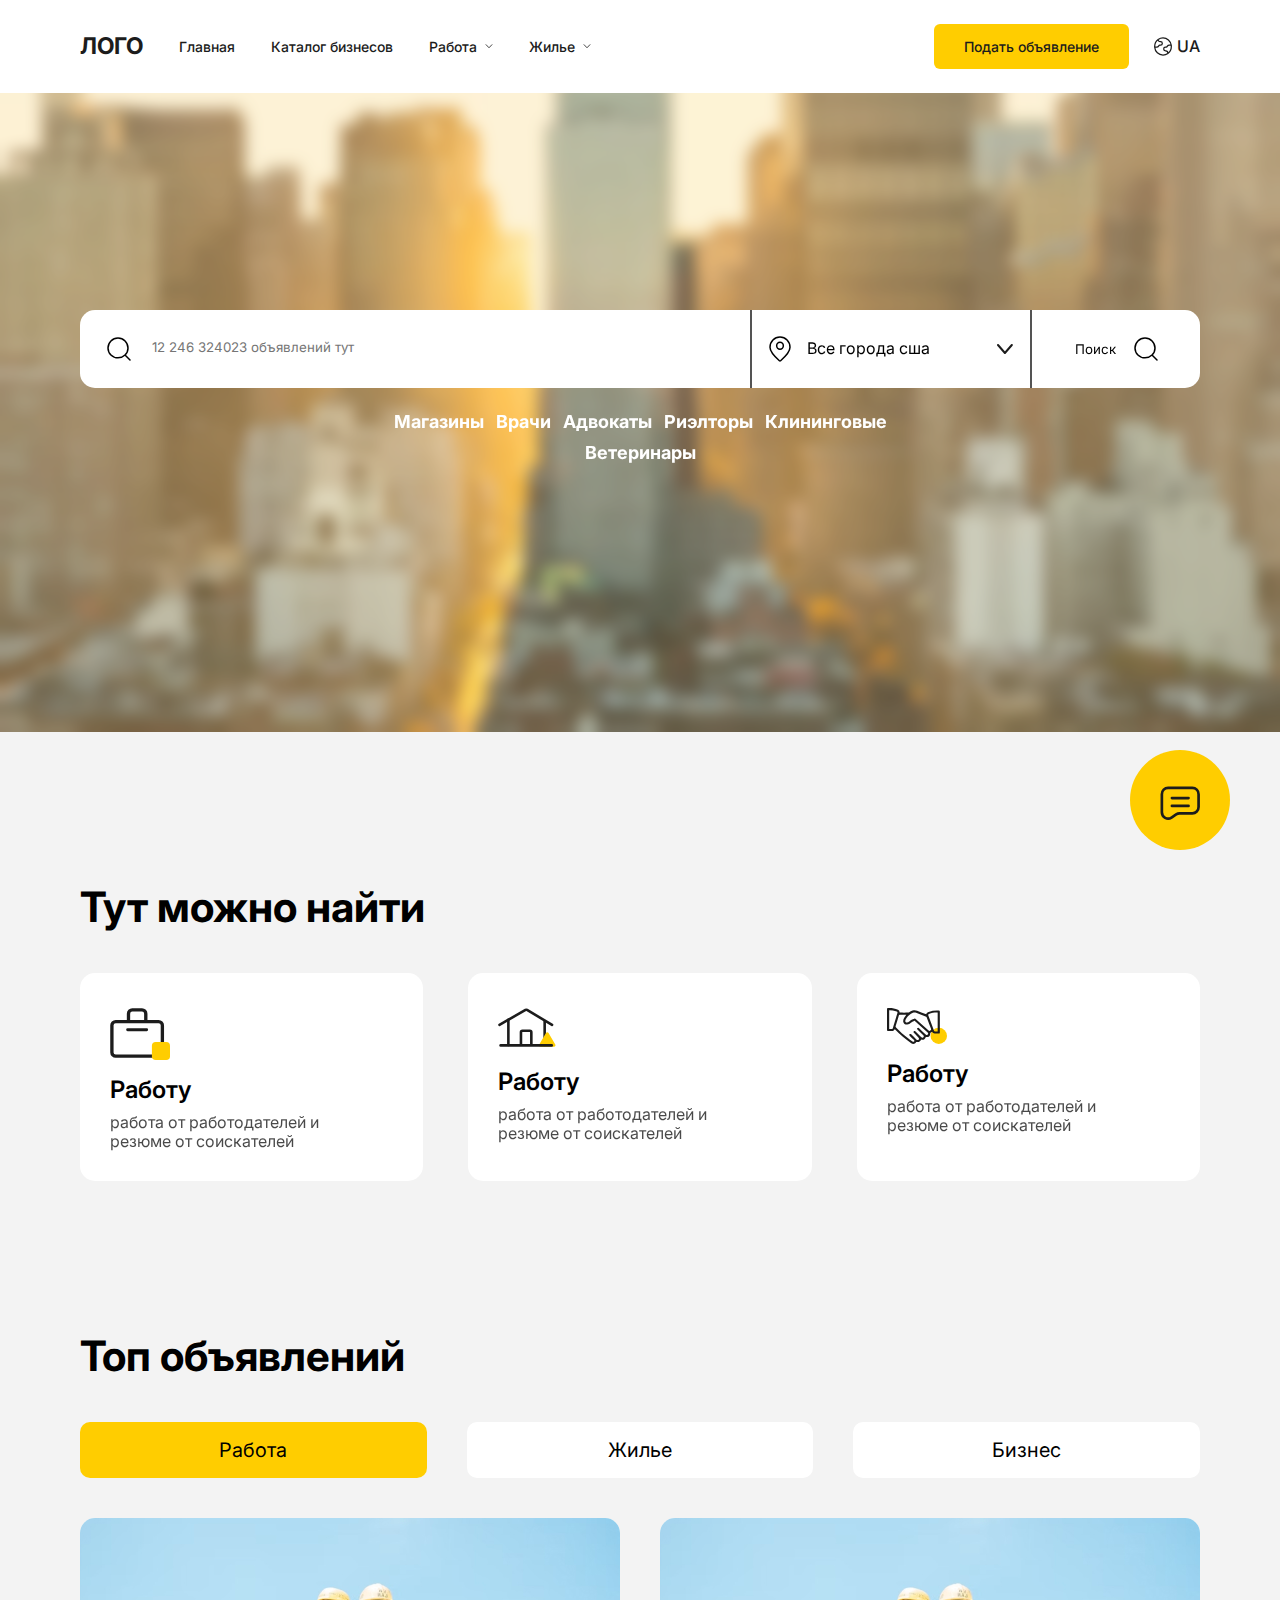
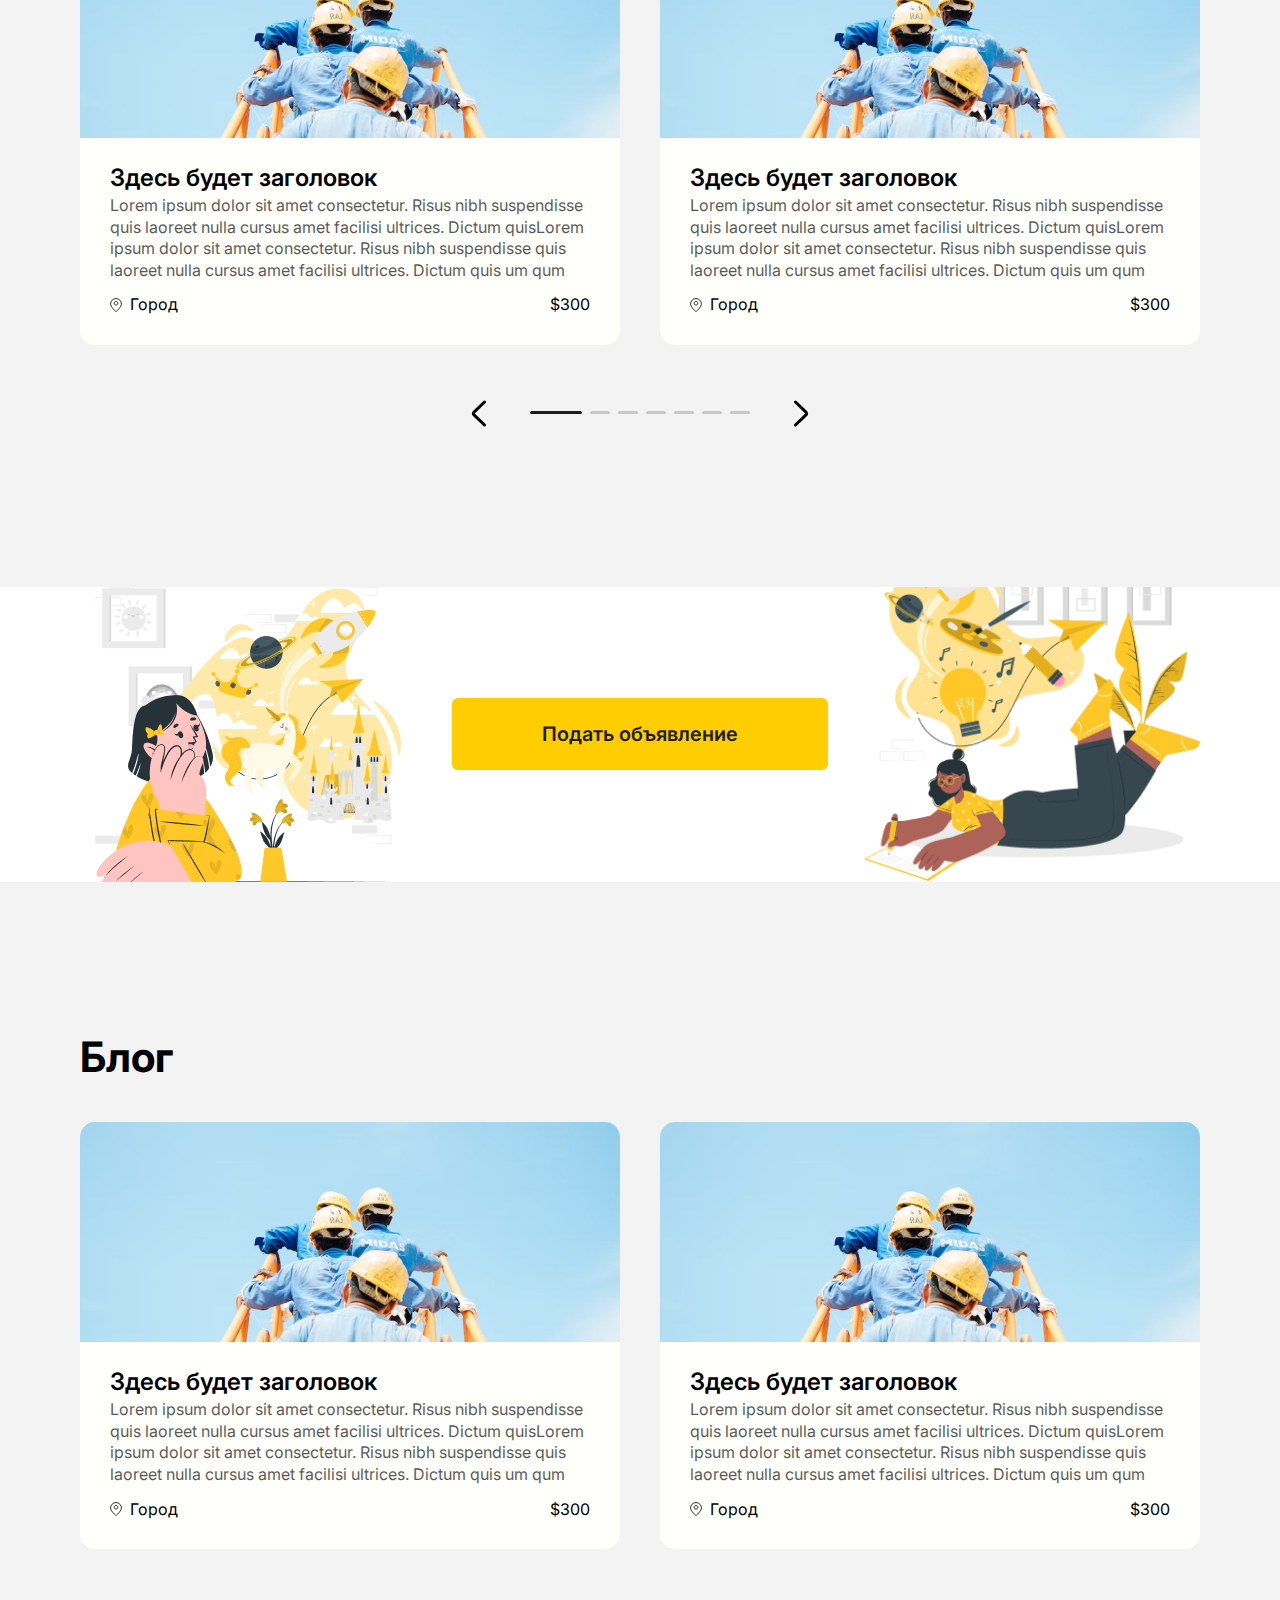
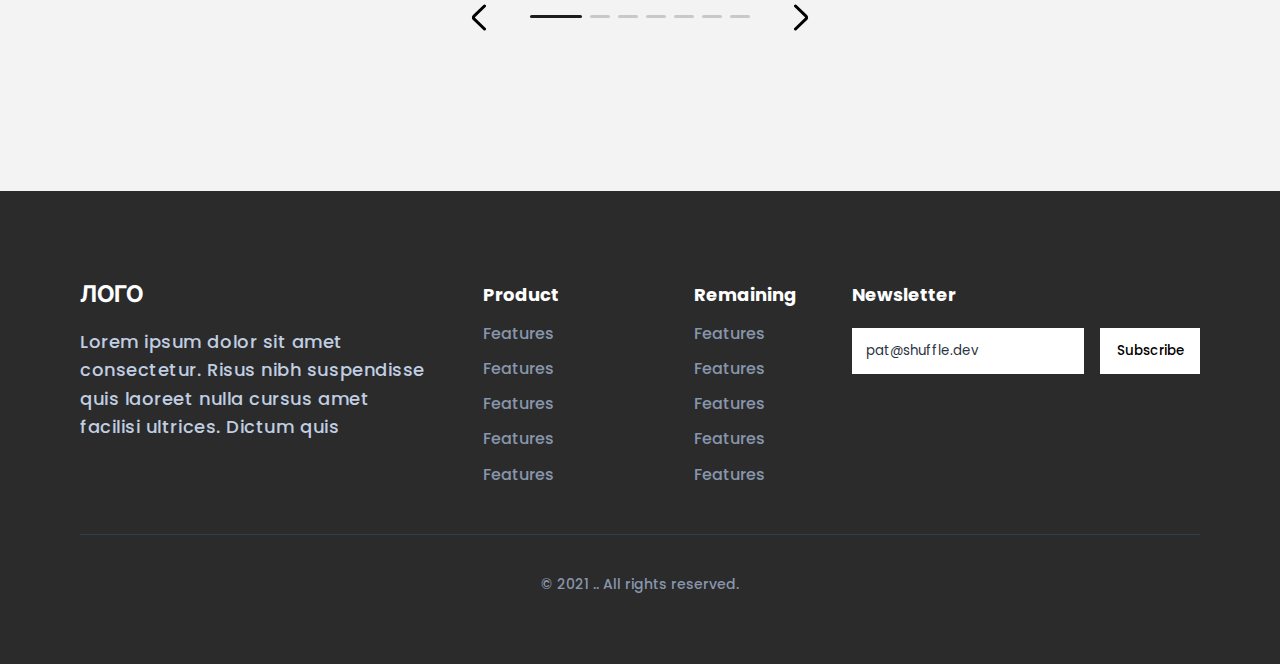
<file: index.html>
<!DOCTYPE html>
<html lang="en">

<head>
	<meta charset="UTF-8">
	<meta http-equiv="X-UA-Compatible" content="IE=edge">
	<meta name="viewport" content="width=device-width">
	<title>Ne bazar Done</title>
	<link rel="preconnect" href="https://fonts.googleapis.com">
<link rel="preconnect" href="https://fonts.gstatic.com" crossorigin>
<link href="https://fonts.googleapis.com/css2?family=Inter:wght@300;400;500;600;700;900&family=Poppins:wght@400;500;600;700;800&display=swap&_v=20230407201227" rel="stylesheet"> 
	<link rel="stylesheet" href="https://cdn.jsdelivr.net/npm/swiper@9/swiper-bundle.min.css?_v=20230407201227" />
	<link rel="stylesheet" href="css/style.css?_v=20230407201227">
</head>

<body>

	<div class="wrapper">
		<div class="home">



			
<header class="header">	

	<div class="content ">

	
	<div class="header__bg"></div>
	
		<nav class="header__nav d-flex a-i-center j-c-space w100">


			<div class="header__left d-flex a-i-center">

				<a href="#" class="header__logo">ЛОГО</a>

				<ul class="header__list-desc d-flex a-i-center">
					<li class="header__link-item link-hover"><a href="#">Главная</a></li>

					<li class="header__link-item link-hover"><a href="#">Каталог бизнесов</a></li>

					<li class="header__link-item ">


						<div class="d-flex a-i-center header__link-drop-down">
						<span>Работа</span>
						<img src="img/header__arrow.svg" alt="arrow">

						<div class="header__drop-down-body">

							<p class="header__drop-down-space"></p>

						
								<ul class="header__drop-down-wr">
									<li><a href="#">itemthrhtrh</a></li>
									<li><a href="#">item</a></li>
									<li><a href="#">item</a></li>
									<li><a href="#">item</a></li>
								</ul>	
							
						

					</div></li>

					<li class="header__link-item ">
						
						<div  class="d-flex a-i-center header__link-drop-down">

						<span>Жилье</span>
						<img src="img/header__arrow.svg" alt="arrow">

						<div class="header__drop-down-body">

							<p class="header__drop-down-space"></p>
						

						<ul class="header__drop-down-wr">
							<li><a href="#">item</a></li>
							<li><a href="#">item</a></li>
							<li><a href="#">item</a></li>
							<li><a href="#">item</a></li>
						</ul>
							
						<div>
						</div>

					</div>
				</li>


				</ul>
			</div>
			
			<div class="header__right d-flex a-i-center">

				<button class="btn header__btn modal-open">Подать объявление</button>

				<a href="#" class="header__language d-flex a-i-center">
					<img src="img/header__language.svg" alt="map">
					<p>ua</p>
				</a>

				<div class="header__burger"><span></span></div>
			</div>

			


		</nav>	

		<div class="burger__open">
			<div class="content w100">
				<ul class="burger__list">

					<li class="burger__list-item"><a href="#">Главная</a></li>
					<li class="burger__list-item"><a href="#">Каталог бизнесов</a></li>

					<li class="burger__list-item burger__list-opened">
						<div class="d-flex a-i-center j-c-space">
						<p>Работа</p>
						<img src="img/header__arrow.svg" alt="arrow">
					</div>
					<ul class="burger__list-body">
						<li><a href="#">item</a></li>
						<li><a href="#">item</a></li>
						<li><a href="#">item</a></li>
					</ul>
				</li>

					<li class="burger__list-item burger__list-opened">
						<div class="d-flex a-i-center j-c-space">
							<p>Жилье</p>
							<img src="img/header__arrow.svg" alt="arrow">

						
						</div>
						<ul class="burger__list-body">
							<li><a href="#">item</a></li>
							<li><a href="#">item</a></li>
							<li><a href="#">item</a></li>
						</ul>
					</li>

				</ul>
			</div>
			
		</div>
	</div>

					
</header>





			<main>
				
<section class="initial">

		<img src="img/initial__bg.webp" alt="bg" class="initial__bg img-adaptive">
		<div class="initial__bg-color"></div>
		<div class="initial__body content">

			<div class="initial__body-net">

				<div class="initial__search-main">
					<img src="img/initial__search.svg" alt="search icon">
					<input type="text" placeholder="12 246 324023 объявлений тут">
				</div>

				<div class="initial__search-city d-flex a-i-center j-c-space">

					<div class="initial__city-left d-flex a-i-center">
						<img src="img/initial__map.svg" alt="map icon">
						<p>Все города сша</p>
					</div>

					<img src="img/initial__arrow.svg" alt="arrow" class="initial__city-right">
				</div>

				<button class="initial__search-button d-flex a-i-center j-c-center">
					<p>Поиск</p>
					<img src="img/initial__search.svg" alt="search icon">
				</button>

			</div>

			<ul class="initial__body-text">
				<li><a href="#">Магазины</a></li>
				<li><a href="#">Врачи</a></li>
				<li><a href="#">Адвокаты</a></li>
				<li><a href="#">Риэлторы</a></li>
				<li><a href="#">Клининговые</a></li>
				<li><a href="#">Ветеринары</a></li>
			</ul>
		</div>

</section>
	
				

<div class="services">
		<div class="content">

			<h2>Тут можно найти</h2>

			<div class="services__net">

				<a href="#" class="services__net-item">
					<img src="img/services__img-1.svg" alt="ico">
					<h3>Работу</h3>
					<p>работа от работодателей 
						и резюме от соискателей</p>
				</a>

				<a href="#" class="services__net-item">
					<img src="img/services__img-2.svg" alt="ico">
					<h3>Работу</h3>
					<p>работа от работодателей 
						и резюме от соискателей</p>
				</a>


				<a href="#" class="services__net-item">
					<img src="img/services__img-3.svg" alt="ico">
					<h3>Работу</h3>
					<p>работа от работодателей 
						и резюме от соискателей</p>
				</a>

			</div>

		</div>
</div>
				<section class="board">
	<div class="content">
		<h2>Топ объявлений</h2>

	
			
	
			<div class="container">
				 <div class="info" >
					  <div class="h board__nav">
							<button class="header-tab board__nav-item active">Работа</button>
							<button class="header-tab board__nav-item">Жилье</button>
							<button class="header-tab board__nav-item">Бизнес</button>
							
					  </div>
					  <div class="tabcontent">

							

							<div class="swiper">
								
								<div class="swiper-wrapper">
								  

								  <div class="swiper-slide">
									<a href="#" class="card">
										<div class="card__main-img">
											<img class="img-adaptive"  src="img/card__img.jpg" alt="main img">
										</div>
									
		
										<div class="card__text">
											<h4>Здесь будет заголовок </h4>
											<p>Lorem ipsum dolor sit amet consectetur. Risus nibh suspendisse quis laoreet nulla cursus amet facilisi ultrices. Dictum quisLorem ipsum dolor sit amet consectetur. Risus nibh suspendisse quis laoreet nulla cursus amet facilisi ultrices. Dictum quis um qum </p>
											<div class="card__more w100 d-flex j-c-space a-i-center">
		
		
												<div class="card__more-location d-flex a-i-center">
													<img src="img/initial__map.svg" alt="map icon">
													<span>Город</span>
												</div>
		
												<div class="card__more-price">$300</div>
											</div>
										</div>
									</a>
								  </div>
								
								  <div class="swiper-slide">
									<a href="#" class="card">
										<div class="card__main-img">
											<img class="img-adaptive"  src="img/card__img.jpg" alt="main img">
										</div>
									
		
										<div class="card__text">
											<h4>Здесь будет заголовок </h4>
											<p>Lorem ipsum dolor sit amet consectetur. Risus nibh suspendisse quis laoreet nulla cursus amet facilisi ultrices. Dictum quisLorem ipsum dolor sit amet consectetur. Risus nibh suspendisse quis laoreet nulla cursus amet facilisi ultrices. Dictum quis um qum </p>
											<div class="card__more w100 d-flex j-c-space a-i-center">
		
		
												<div class="card__more-location d-flex a-i-center">
													<img src="img/initial__map.svg" alt="map icon">
													<span>Город</span>
												</div>
		
												<div class="card__more-price">$300</div>
											</div>
										</div>
									</a>
								  </div>

								  <div class="swiper-slide">
									<a href="#" class="card">
										<div class="card__main-img">
											<img class="img-adaptive"  src="img/card__img.jpg" alt="main img">
										</div>
									
		
										<div class="card__text">
											<h4>Здесь будет заголовок </h4>
											<p>Lorem ipsum dolor sit amet consectetur. Risus nibh suspendisse quis laoreet nulla cursus amet facilisi ultrices. Dictum quisLorem ipsum dolor sit amet consectetur. Risus nibh suspendisse quis laoreet nulla cursus amet facilisi ultrices. Dictum quis um qum </p>
											<div class="card__more w100 d-flex j-c-space a-i-center">
		
		
												<div class="card__more-location d-flex a-i-center">
													<img src="img/initial__map.svg" alt="map icon">
													<span>Город</span>
												</div>
		
												<div class="card__more-price">$300</div>
											</div>
										</div>
									</a>
								  </div>

								  <div class="swiper-slide">
									<a href="#" class="card">
										<div class="card__main-img">
											<img class="img-adaptive"  src="img/card__img.jpg" alt="main img">
										</div>
									
		
										<div class="card__text">
											<h4>Здесь будет заголовок </h4>
											<p>Lorem ipsum dolor sit amet consectetur. Risus nibh suspendisse quis laoreet nulla cursus amet facilisi ultrices. Dictum quisLorem ipsum dolor sit amet consectetur. Risus nibh suspendisse quis laoreet nulla cursus amet facilisi ultrices. Dictum quis um qum </p>
											<div class="card__more w100 d-flex j-c-space a-i-center">
		
		
												<div class="card__more-location d-flex a-i-center">
													<img src="img/initial__map.svg" alt="map icon">
													<span>Город</span>
												</div>
		
												<div class="card__more-price">$300</div>
											</div>
										</div>
									</a>
								  </div>

								  <div class="swiper-slide">
									<a href="#" class="card">
										<div class="card__main-img">
											<img class="img-adaptive"  src="img/card__img.jpg" alt="main img">
										</div>
									
		
										<div class="card__text">
											<h4>Здесь будет заголовок </h4>
											<p>Lorem ipsum dolor sit amet consectetur. Risus nibh suspendisse quis laoreet nulla cursus amet facilisi ultrices. Dictum quisLorem ipsum dolor sit amet consectetur. Risus nibh suspendisse quis laoreet nulla cursus amet facilisi ultrices. Dictum quis um qum </p>
											<div class="card__more w100 d-flex j-c-space a-i-center">
		
		
												<div class="card__more-location d-flex a-i-center">
													<img src="img/initial__map.svg" alt="map icon">
													<span>Город</span>
												</div>
		
												<div class="card__more-price">$300</div>
											</div>
										</div>
									</a>
								  </div>

								  <div class="swiper-slide">
									<a href="#" class="card">
										<div class="card__main-img">
											<img class="img-adaptive"  src="img/card__img.jpg" alt="main img">
										</div>
									
		
										<div class="card__text">
											<h4>Здесь будет заголовок </h4>
											<p>Lorem ipsum dolor sit amet consectetur. Risus nibh suspendisse quis laoreet nulla cursus amet facilisi ultrices. Dictum quisLorem ipsum dolor sit amet consectetur. Risus nibh suspendisse quis laoreet nulla cursus amet facilisi ultrices. Dictum quis um qum </p>
											<div class="card__more w100 d-flex j-c-space a-i-center">
		
		
												<div class="card__more-location d-flex a-i-center">
													<img src="img/initial__map.svg" alt="map icon">
													<span>Город</span>
												</div>
		
												<div class="card__more-price">$300</div>
											</div>
										</div>
									</a>
								  </div>

								  <div class="swiper-slide">
									<a href="#" class="card">
										<div class="card__main-img">
											<img class="img-adaptive"  src="img/card__img.jpg" alt="main img">
										</div>
									
		
										<div class="card__text">
											<h4>Здесь будет заголовок </h4>
											<p>Lorem ipsum dolor sit amet consectetur. Risus nibh suspendisse quis laoreet nulla cursus amet facilisi ultrices. Dictum quisLorem ipsum dolor sit amet consectetur. Risus nibh suspendisse quis laoreet nulla cursus amet facilisi ultrices. Dictum quis um qum </p>
											<div class="card__more w100 d-flex j-c-space a-i-center">
		
		
												<div class="card__more-location d-flex a-i-center">
													<img src="img/initial__map.svg" alt="map icon">
													<span>Город</span>
												</div>
		
												<div class="card__more-price">$300</div>
											</div>
										</div>
									</a>
								  </div>
						
								</div>
								 </div>

							 <div class="d-flex a-i-center j-c-center w100 slider__navigation">
								<div class="slider__navigation-prev">
									<img src="img/swiper__arrow.svg" alt="arrow" class="">
								</div>
								<div class="swiper__navigation-pagination"></div>

								<div class="slider__navigation-next">
									<img src="img/swiper__arrow.svg" alt="arrow" class="">
								</div>

							</div>

					  </div>


					  <div class="tabcontent">
							2
					  </div>
					  <div class="tabcontent">
							3
					  </div>
					  
					</div>
			

		


	</div>
</section>
				<section class="addNote">
	<div class="content">
		<div class="addNote__net">

			<div class="addNote__net-item addNote__net-left">
				<img src="img/addNote__left.jpg" alt="img dekor">
			</div>


			<div class="addNote__net-item addNote__net-button">
				<button class="btn addNote__btn modal-open">Подать объявление</button>
			</div>


			<div class="addNote__net-item addNote__net-right">
				<img src="img/addNote__right.jpg" alt="img dekor">
			</div>

		</div>
	</div>
</section>
				<section class="blog">
	<div class="content">
		<h2>Блог</h2>
		<div class=" blog__slider"> 
								
			<div class="swiper-wrapper">
			  

			  <div class="swiper-slide">
				<a href="#" class="card">
					<div class="card__main-img">
						<img class="img-adaptive"  src="img/card__img.jpg" alt="main img">
					</div>
				

					<div class="card__text">
						<h4>Здесь будет заголовок </h4>
						<p>Lorem ipsum dolor sit amet consectetur. Risus nibh suspendisse quis laoreet nulla cursus amet facilisi ultrices. Dictum quisLorem ipsum dolor sit amet consectetur. Risus nibh suspendisse quis laoreet nulla cursus amet facilisi ultrices. Dictum quis um qum </p>
						<div class="card__more w100 d-flex j-c-space a-i-center">


							<div class="card__more-location d-flex a-i-center">
								<img src="img/initial__map.svg" alt="map icon">
								<span>Город</span>
							</div>

							<div class="card__more-price">$300</div>
						</div>
					</div>
				</a>
			  </div>
			
			  <div class="swiper-slide">
				<a href="#" class="card">
					<div class="card__main-img">
						<img class="img-adaptive"  src="img/card__img.jpg" alt="main img">
					</div>
				

					<div class="card__text">
						<h4>Здесь будет заголовок </h4>
						<p>Lorem ipsum dolor sit amet consectetur. Risus nibh suspendisse quis laoreet nulla cursus amet facilisi ultrices. Dictum quisLorem ipsum dolor sit amet consectetur. Risus nibh suspendisse quis laoreet nulla cursus amet facilisi ultrices. Dictum quis um qum </p>
						<div class="card__more w100 d-flex j-c-space a-i-center">


							<div class="card__more-location d-flex a-i-center">
								<img src="img/initial__map.svg" alt="map icon">
								<span>Город</span>
							</div>

							<div class="card__more-price">$300</div>
						</div>
					</div>
				</a>
			  </div>

			  <div class="swiper-slide">
				<a href="#" class="card">
					<div class="card__main-img">
						<img class="img-adaptive"  src="img/card__img.jpg" alt="main img">
					</div>
				

					<div class="card__text">
						<h4>Здесь будет заголовок </h4>
						<p>Lorem ipsum dolor sit amet consectetur. Risus nibh suspendisse quis laoreet nulla cursus amet facilisi ultrices. Dictum quisLorem ipsum dolor sit amet consectetur. Risus nibh suspendisse quis laoreet nulla cursus amet facilisi ultrices. Dictum quis um qum </p>
						<div class="card__more w100 d-flex j-c-space a-i-center">


							<div class="card__more-location d-flex a-i-center">
								<img src="img/initial__map.svg" alt="map icon">
								<span>Город</span>
							</div>

							<div class="card__more-price">$300</div>
						</div>
					</div>
				</a>
			  </div>

			  <div class="swiper-slide">
				<a href="#" class="card">
					<div class="card__main-img">
						<img class="img-adaptive"  src="img/card__img.jpg" alt="main img">
					</div>
				

					<div class="card__text">
						<h4>Здесь будет заголовок </h4>
						<p>Lorem ipsum dolor sit amet consectetur. Risus nibh suspendisse quis laoreet nulla cursus amet facilisi ultrices. Dictum quisLorem ipsum dolor sit amet consectetur. Risus nibh suspendisse quis laoreet nulla cursus amet facilisi ultrices. Dictum quis um qum </p>
						<div class="card__more w100 d-flex j-c-space a-i-center">


							<div class="card__more-location d-flex a-i-center">
								<img src="img/initial__map.svg" alt="map icon">
								<span>Город</span>
							</div>

							<div class="card__more-price">$300</div>
						</div>
					</div>
				</a>
			  </div>

			  <div class="swiper-slide">
				<a href="#" class="card">
					<div class="card__main-img">
						<img class="img-adaptive"  src="img/card__img.jpg" alt="main img">
					</div>
				

					<div class="card__text">
						<h4>Здесь будет заголовок </h4>
						<p>Lorem ipsum dolor sit amet consectetur. Risus nibh suspendisse quis laoreet nulla cursus amet facilisi ultrices. Dictum quisLorem ipsum dolor sit amet consectetur. Risus nibh suspendisse quis laoreet nulla cursus amet facilisi ultrices. Dictum quis um qum </p>
						<div class="card__more w100 d-flex j-c-space a-i-center">


							<div class="card__more-location d-flex a-i-center">
								<img src="img/initial__map.svg" alt="map icon">
								<span>Город</span>
							</div>

							<div class="card__more-price">$300</div>
						</div>
					</div>
				</a>
			  </div>

			  <div class="swiper-slide">
				<a href="#" class="card">
					<div class="card__main-img">
						<img class="img-adaptive"  src="img/card__img.jpg" alt="main img">
					</div>
				

					<div class="card__text">
						<h4>Здесь будет заголовок </h4>
						<p>Lorem ipsum dolor sit amet consectetur. Risus nibh suspendisse quis laoreet nulla cursus amet facilisi ultrices. Dictum quisLorem ipsum dolor sit amet consectetur. Risus nibh suspendisse quis laoreet nulla cursus amet facilisi ultrices. Dictum quis um qum </p>
						<div class="card__more w100 d-flex j-c-space a-i-center">


							<div class="card__more-location d-flex a-i-center">
								<img src="img/initial__map.svg" alt="map icon">
								<span>Город</span>
							</div>

							<div class="card__more-price">$300</div>
						</div>
					</div>
				</a>
			  </div>

			  <div class="swiper-slide">
				<a href="#" class="card">
					<div class="card__main-img">
						<img class="img-adaptive"  src="img/card__img.jpg" alt="main img">
					</div>
				

					<div class="card__text">
						<h4>Здесь будет заголовок </h4>
						<p>Lorem ipsum dolor sit amet consectetur. Risus nibh suspendisse quis laoreet nulla cursus amet facilisi ultrices. Dictum quisLorem ipsum dolor sit amet consectetur. Risus nibh suspendisse quis laoreet nulla cursus amet facilisi ultrices. Dictum quis um qum </p>
						<div class="card__more w100 d-flex j-c-space a-i-center">


							<div class="card__more-location d-flex a-i-center">
								<img src="img/initial__map.svg" alt="map icon">
								<span>Город</span>
							</div>

							<div class="card__more-price">$300</div>
						</div>
					</div>
				</a>
			  </div>
	
			</div>
			 </div>

		 	<div class="d-flex a-i-center j-c-center w100 slider__navigation">
			<div class="blog__navigation-prev">
				<img src="img/swiper__arrow.svg" alt="arrow" class="">
			</div>
			<div class="blog__navigation-pagination"></div>

			<div class="blog__navigation-next">
				<img src="img/swiper__arrow.svg" alt="arrow" class="">
			</div>

			</div>


	</div>
</section>
				
			</main>

			

<footer>
	<div class="content">

		<div class="footer w100">

			<section class="footer__section h100">
					<a href="#" class="header__logo">ЛОГО</a>
					<p class="footer__p">Lorem ipsum dolor sit amet consectetur. Risus nibh suspendisse quis laoreet nulla cursus amet facilisi ultrices. Dictum quis </p>
			</section>



			<section class="footer__section footer__lists h100 d-flex a-i-start j-c-space">
				<ul>
					<li><h5>Product</h5></li>
					<li><a href="#">Features</a></li>
					<li><a href="#">Features</a></li>
					<li><a href="#">Features</a></li>
					<li><a href="#">Features</a></li>
					<li><a href="#">Features</a></li>
				</ul>

				<ul>
					<li><h5>Remaining</h5></li>
					<li><a href="#">Features</a></li>
					<li><a href="#">Features</a></li>
					<li><a href="#">Features</a></li>
					<li><a href="#">Features</a></li>
					<li><a href="#">Features</a></li>
				</ul>
			</section>


			<section class="footer__section footer__form-wr h100">


				<h5>Newsletter</h5>

				<div class="footer__form">
					<input id="footer__input" type="text" placeholder="pat@shuffle.dev">
					<button>Subscribe</button>
				</div>


			</section>
		</div>

		<div class="footer__bottom d-flex w100 j-c-center">
			<p>© 2021 .. All rights reserved.</p>
		</div>

	</div>
</footer>

		</div>
	</div>

	<a href="#" class="message__fixed d-flex a-i-center j-c-center">
		<img src="img/message__fixed.svg" alt="message">
	</a>

	<div class="modal__wr">
		<div class="modal__body">
			
			<img src="img/modal__close.svg" alt="close" class="modal__close">

			<h6>Подать объявление</h6>

			<div class="modal__net">
				<a href="/ty" class="modal__net-item">
					<img src="img/services__img-1.svg" alt="work ico">
					<p>Работа</p>
				</a>

				<a href="#" class="modal__net-item">
					<img src="img/services__img-2.svg" alt="dwelling ico">
					<p>Жилье</p>
				</a>

				<a href="#" class="modal__net-item">
					<img src="img/services__img-3.svg" alt="business ico">
					<p>Бизнес</p>
				</a>

			</div>
		</div>
	</div>



	<script src="https://cdn.jsdelivr.net/npm/swiper@9/swiper-bundle.min.js?_v=20230407201227"></script>
	<script src="js/header.js?_v=20230407201227"></script>
	<script src="js/app.js?_v=20230407201227"></script>
</body>

</html>
</file>
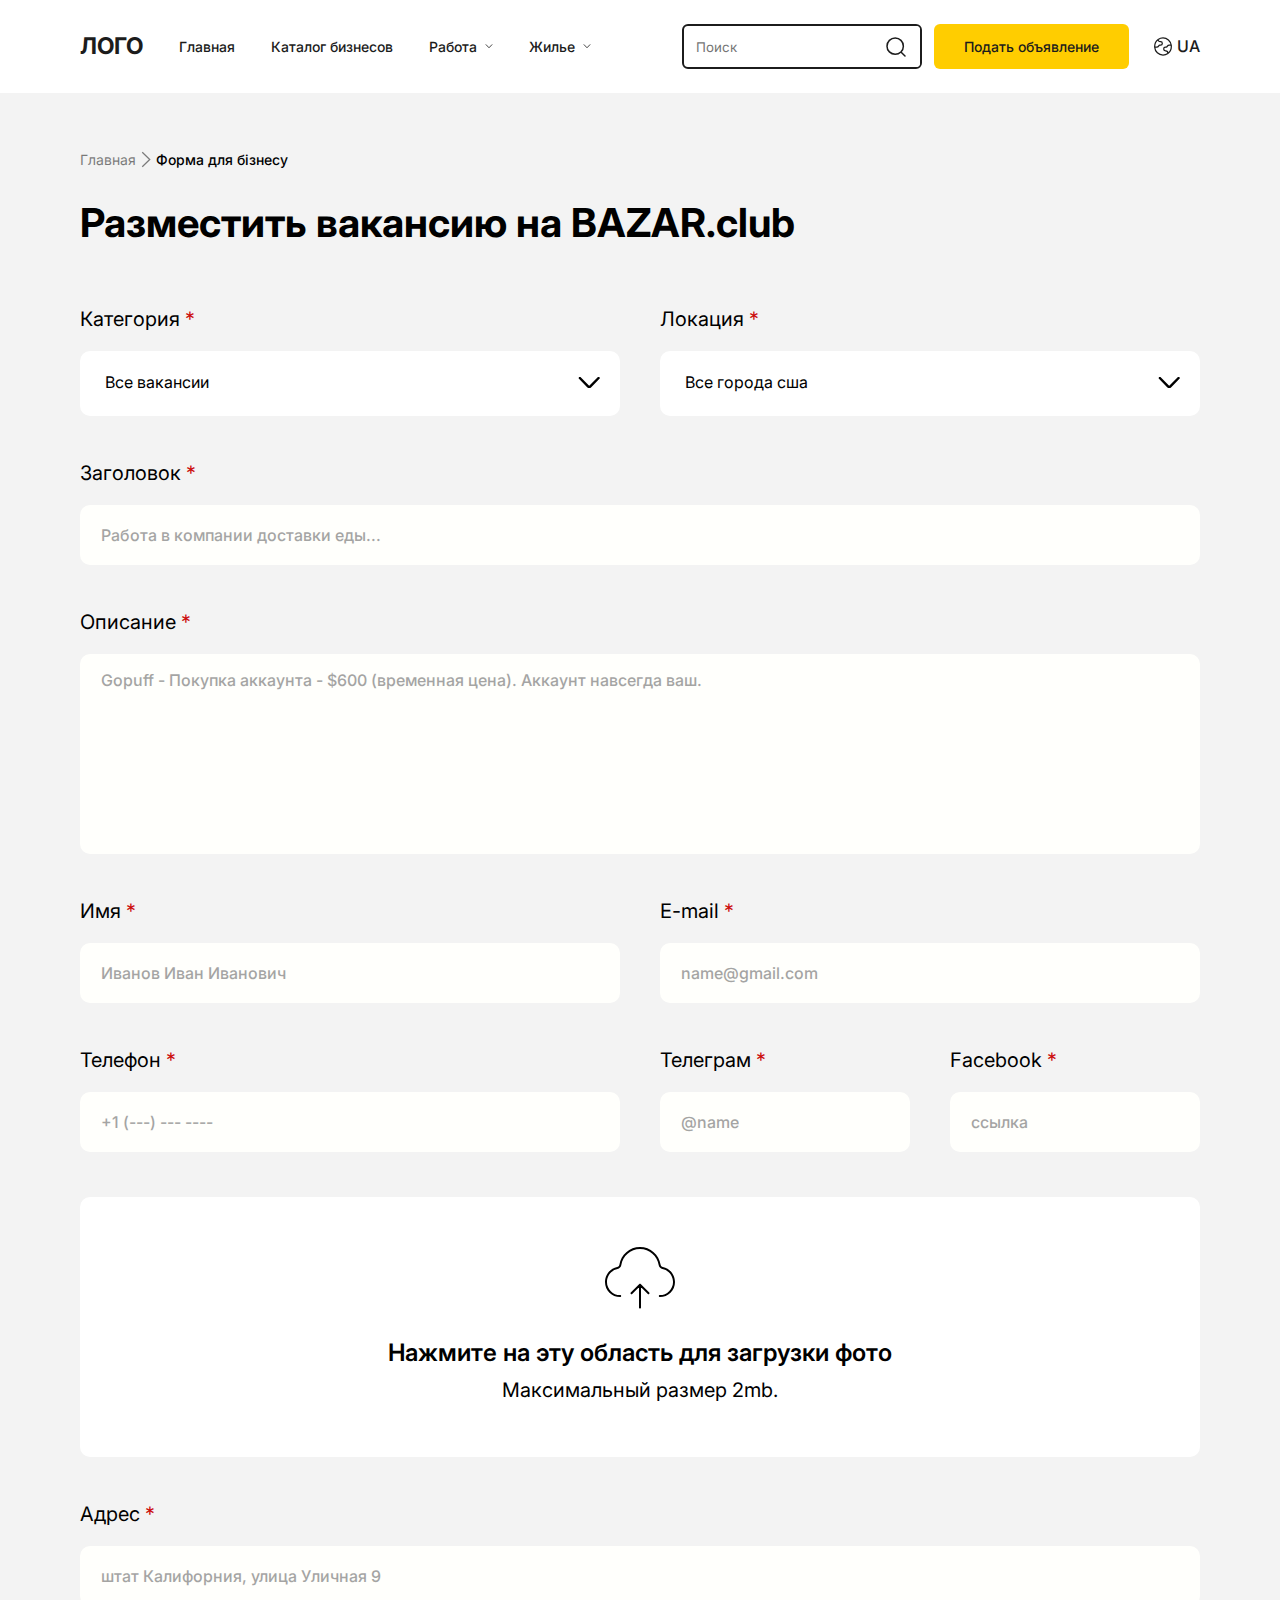
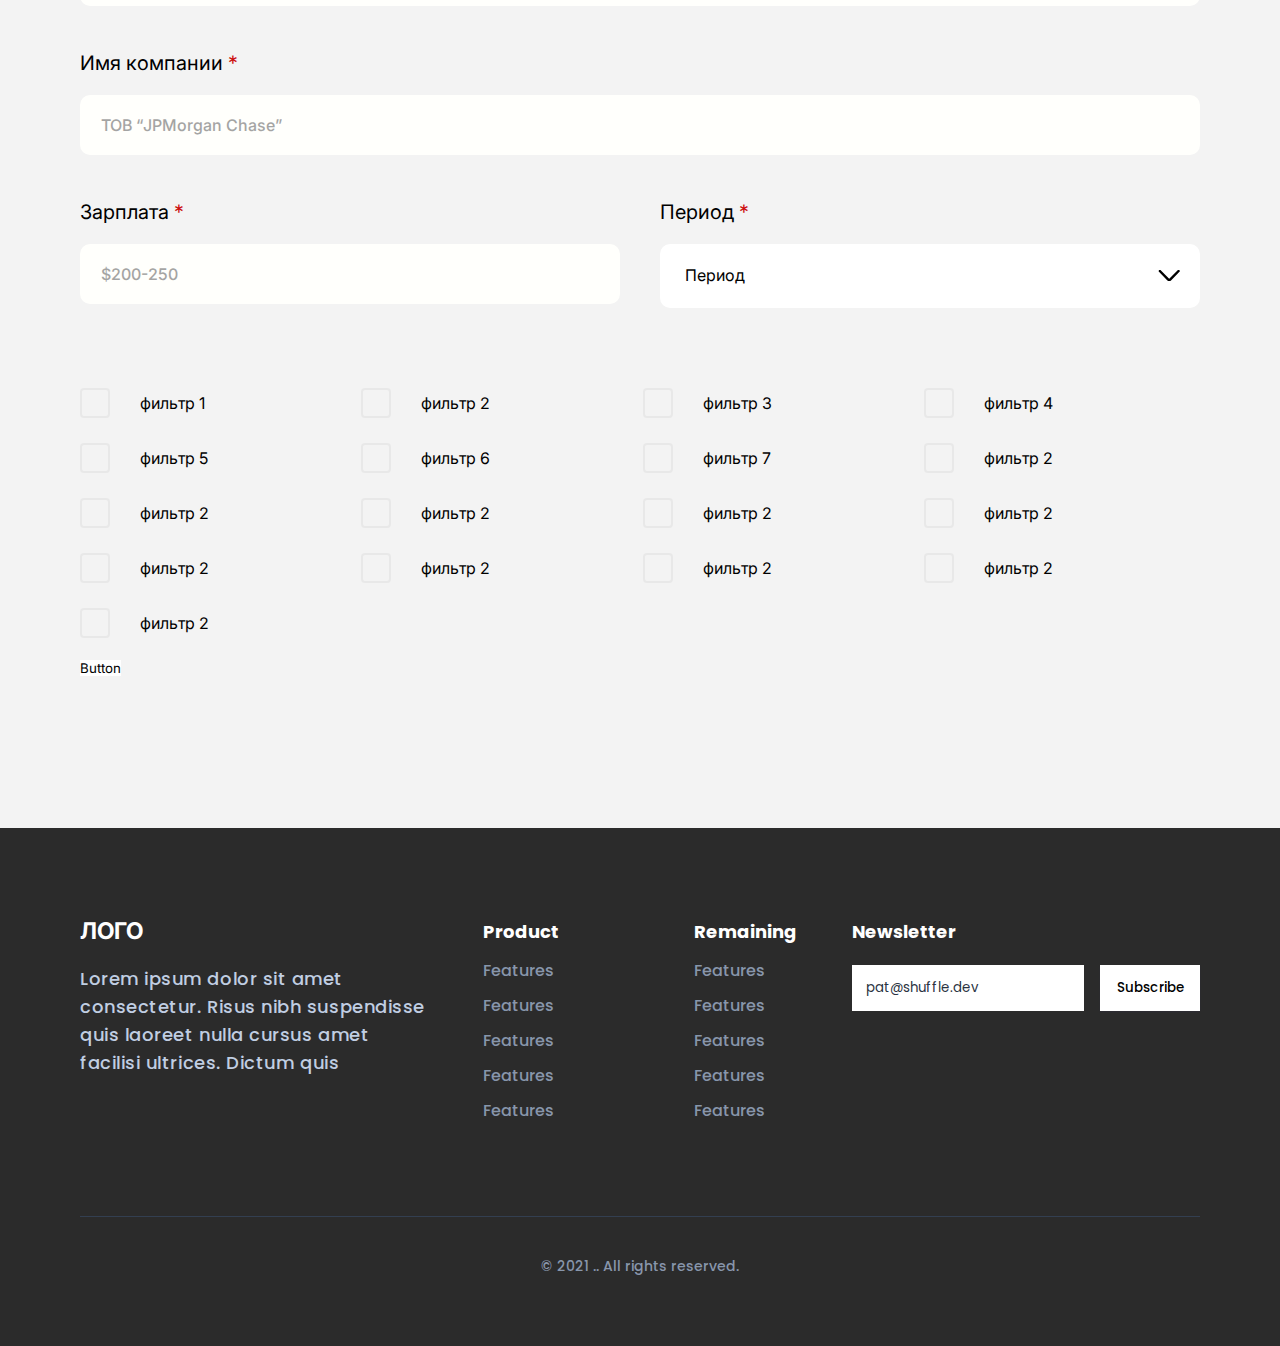
<file: form.html>
<!DOCTYPE html>
<html lang="en">

<head>
	<meta charset="UTF-8">
	<meta http-equiv="X-UA-Compatible" content="IE=edge">
	<meta name="viewport" content="width=device-width">
	<title>Form</title>
	<link rel="preconnect" href="https://fonts.googleapis.com">
	<link rel="preconnect" href="https://fonts.gstatic.com" crossorigin>
	<link
		href="https://fonts.googleapis.com/css2?family=Inter:wght@300;400;500;600;700;900&family=Poppins:wght@400;500;600;700;800&display=swap&_v=20230407201227"
		rel="stylesheet">
	<link rel="stylesheet" href="css/style.css?_v=20230407201227">
</head>

<body>

	<div class="wrapper">
		<div class="form">

			<header class="header">

				<div class="content ">


					<div class="header__bg"></div>

					<nav class="header__nav d-flex a-i-center j-c-space w100">


						<div class="header__left d-flex a-i-center">

							<a href="#" class="header__logo">ЛОГО</a>

							<ul class="header__list-desc d-flex a-i-center">
								<li class="header__link-item link-hover"><a href="#">Главная</a></li>

								<li class="header__link-item link-hover"><a href="#">Каталог бизнесов</a></li>

								<li class="header__link-item ">


									<div class="d-flex a-i-center header__link-drop-down">
										<span>Работа</span>
										<img src="img/header__arrow.svg" alt="arrow">

										<div class="header__drop-down-body">

											<p class="header__drop-down-space"></p>


											<ul class="header__drop-down-wr">
												<li><a href="#">itemthrhtrh</a></li>
												<li><a href="#">item</a></li>
												<li><a href="#">item</a></li>
												<li><a href="#">item</a></li>
											</ul>



										</div>
								</li>

								<li class="header__link-item ">

									<div class="d-flex a-i-center header__link-drop-down">

										<span>Жилье</span>
										<img src="img/header__arrow.svg" alt="arrow">

										<div class="header__drop-down-body">

											<p class="header__drop-down-space"></p>


											<ul class="header__drop-down-wr">
												<li><a href="#">item</a></li>
												<li><a href="#">item</a></li>
												<li><a href="#">item</a></li>
												<li><a href="#">item</a></li>
											</ul>

											<div>
											</div>

										</div>
								</li>


							</ul>
						</div>

						<div class="header__right d-flex a-i-center">

							<div class="header__search ">
								<input type="text" placeholder="Поиск">
								<button>
									<img src="img/header__search.svg" alt="search">
								</button>
							</div>

							<button class="btn header__btn modal-open">Подать объявление</button>

							<a href="#" class="header__language d-flex a-i-center">
								<img src="img/header__language.svg" alt="map">
								<p>ua</p>
							</a>

							<div class="header__burger"><span></span></div>
						</div>




					</nav>

					<div class="burger__open">
						<div class="content w100">
							<ul class="burger__list">

								<li class="burger__list-item"><a href="#">Главная</a></li>
								<li class="burger__list-item"><a href="#">Каталог бизнесов</a></li>

								<li class="burger__list-item burger__list-opened">
									<div class="d-flex a-i-center j-c-space">
										<p>Работа</p>
										<img src="img/header__arrow.svg" alt="arrow">
									</div>
									<ul class="burger__list-body">
										<li><a href="#">item</a></li>
										<li><a href="#">item</a></li>
										<li><a href="#">item</a></li>
									</ul>
								</li>

								<li class="burger__list-item burger__list-opened">
									<div class="d-flex a-i-center j-c-space">
										<p>Жилье</p>
										<img src="img/header__arrow.svg" alt="arrow">


									</div>
									<ul class="burger__list-body">
										<li><a href="#">item</a></li>
										<li><a href="#">item</a></li>
										<li><a href="#">item</a></li>
									</ul>
								</li>

							</ul>
						</div>

					</div>
				</div>


			</header>

			<main class="content">

				<div class="work__bread-crumbs d-flex a-i-center">
					<a href="/">Главная</a>
					<img src="img/bread-crumbs__arrow.svg" alt="arrow">
					<p>Форма для бізнесу</p>
				</div>

				<h4>Разместить вакансию на BAZAR.club</h4>


				<section class="form__type">

					<div>
						<label>Категория <span>*</span></label>

						<div class="work__current-category">
	
							<div class="current-category__label w100 d-flex a-i-center j-c-space work-drop">
								<p id="current-vacancy">Все вакансии</p>
								<img class="drop-down__arrow" src="img/swiper__arrow.svg" alt="arrow">
							</div>
	
							<ul class="current-category__body">
								<li>вибрана назва з перелічених1</li>
								<li>вибрана назва з перелічених2</li>
								<li>вибрана назва з перелічених3</li>
								<li>вибрана назва з перелічених4</li>
								<li>вибрана назва з перелічених5</li>
								<li>вибрана назва з перелічених6</li>
								<li>вибрана назва з перелічених7</li>
							</ul>
	
						</div>
					</div>
					
<div>
	<label>Локация <span>*</span></label>

	<div class="work__current-city">

		<div class="current-city__label d-flex a-i-center j-c-space work-drop">
			<p id="current-location">Все города сша</p>
			<img class="drop-down__arrow" src="img/swiper__arrow.svg" alt="arrow">
		</div>

		<ul class="current-city__body">
			<li>вибрана назва з1</li>
			<li>вибрана назва2</li>
			<li>вибрана назвах3</li>
			<li>вибрана назва4</li>
			<li>вибрана назва5</li>
			<li>вибрана назва6</li>
			<li>вибрана назва7</li>
		</ul>

	</div>

</div>
					

				</section>

				<section class="form__title">

					<div>

					<label for="p-title">
						Заголовок <span>*</span>
					</label>
	
					<input class="validation-3" id="p-title" type="text" placeholder="Работа в компании доставки еды...">

					</div>
					

				</section>


				<section class="form__description">
						<div>
							<label for="p-description">Описание <span>*</span></label>

							<textarea class="w100 validation-3" id="p-description" placeholder="Gopuff - Покупка аккаунта - $600 (временная цена). Аккаунт навсегда ваш. "></textarea>
						</div>
				</section>

				<section class="form__information">


					<div>

						<label for="p-name">Имя <span>*</span></label>
						<input class="validation-3"  id="p-name" type="text" placeholder="Иванов Иван Иванович">

					</div>


					<div>

						<label for="p-email">E-mail <span>*</span></label>

						<input id="p-email" type="text" placeholder="name@gmail.com">
						
					</div>

				</section>

				<section class="form__contact">

					<div>
						<label for="p-tell">Телефон <span>*</span></label>
						<input id="p-tell" type="text" placeholder="+1 (---) --- ----">
					</div>

					<div class="d-flex form__social-networks">

						<div class="form__social-networks-tg">
							<label for="p-tg">Телеграм <span>*</span></label>
							<input class="validation-3"  id="p-tg" type="text" placeholder="@name">
						</div>

						<div class="form__social-networks-fc">
							<label for="p-fc">Facebook <span>*</span></label>
							<input class="validation-3"  id="p-fc" type="text" placeholder="ссылка">
						</div>


					</div>

				</section>

				<section class="form__file">

					<div class="form__file-wr">
						<input id="p-file" type="file">

						<div class="cen">
							<img src="img/form__load-file.svg" alt="load ico">
							<h6>Нажмите на эту область для загрузки фото</h6>
							<p>Максимальный размер 2mb.</p>
							<span id="file-name" ></span>
						</div>
						

					</div>
						
				</section>

				<section class="form__adress">
					<label for="p-adress">Адрес <span>*</span></label>
					<input class="validation-3" id="p-adress" type="text" placeholder="штат Калифорния, улица Уличная 9">
				</section>

				<section class="form__name-company">
					<label for="p-company">Имя компании <span>*</span></label>
					<input class="validation-3" id="p-company" type="text" placeholder="ТОВ “JPMorgan Chase”">
				</section>

				<section class="form__more">

					<div>
						<label for="p-company">Зарплата <span>*</span></label>
					<input class="validation-3" id="p-company" type="text" placeholder="$200-250">
					</div>

					<div>
						<label for="p-company">Период <span>*</span></label>
						<div class="work__current-city">

							<div class="current-city__label d-flex a-i-center j-c-space work-drop">
								<p id="current-period">Период</p>
								<img class="drop-down__arrow" src="img/swiper__arrow.svg" alt="arrow">
							</div>
					
							<ul class="current-city__body">
								<li>вибрана назва з1</li>
								<li>вибрана назва2</li>
								<li>вибрана назвах3</li>
								<li>вибрана назва4</li>
								<li>вибрана назва5</li>
								<li>вибрана назва6</li>
								<li>вибрана назва7</li>
							</ul>
					
						</div>
					</div>

				</section>

				<div class="filters__type-net form__checkbox">
					
					<div class="filters__type-item">				
						<input id="p-box1" class="checkbox-custom" type="checkbox">
						<label for="p-box1" class="checkbox-custom-label"></label>
						<p>фильтр 1</p>
					</div>


					<div class="filters__type-item">				
						<input id="p-box2" class="checkbox-custom" type="checkbox">
						<label for="p-box2" class="checkbox-custom-label"></label>
						<p>фильтр 2</p>
					</div>


					<div class="filters__type-item">				
						<input id="p-box3" class="checkbox-custom" type="checkbox">
						<label for="p-box3" class="checkbox-custom-label"></label>
						<p>фильтр 3</p>
					</div>


					<div class="filters__type-item">				
						<input id="p-box4" class="checkbox-custom" type="checkbox">
						<label for="p-box4" class="checkbox-custom-label"></label>
						<p>фильтр 4</p>
					</div>


					<div class="filters__type-item">				
						<input id="p-box5" class="checkbox-custom" type="checkbox">
						<label for="p-box5" class="checkbox-custom-label"></label>
						<p>фильтр 5</p>
					</div>


					<div class="filters__type-item">				
						<input id="p-box6" class="checkbox-custom" type="checkbox">
						<label for="p-box6" class="checkbox-custom-label"></label>
						<p>фильтр 6</p>
					</div>


					<div class="filters__type-item">				
						<input id="p-box7" class="checkbox-custom" type="checkbox">
						<label for="p-box7" class="checkbox-custom-label"></label>
						<p>фильтр 7</p>
					</div>


					<div class="filters__type-item">				
						<input id="p-box8" class="checkbox-custom" type="checkbox">
						<label for="p-box8" class="checkbox-custom-label"></label>
						<p>фильтр 2</p>
					</div>


					<div class="filters__type-item">				
						<input id="p-box9" class="checkbox-custom" type="checkbox">
						<label for="p-box9" class="checkbox-custom-label"></label>
						<p>фильтр 2</p>
					</div>


					<div class="filters__type-item">				
						<input id="p-box10" class="checkbox-custom" type="checkbox">
						<label for="p-box10" class="checkbox-custom-label"></label>
						<p>фильтр 2</p>
					</div>


					<div class="filters__type-item">				
						<input id="p-box11" class="checkbox-custom" type="checkbox">
						<label for="p-box11" class="checkbox-custom-label"></label>
						<p>фильтр 2</p>
					</div>


					<div class="filters__type-item">				
						<input id="p-box12" class="checkbox-custom" type="checkbox">
						<label for="p-box12" class="checkbox-custom-label"></label>
						<p>фильтр 2</p>
					</div>


					<div class="filters__type-item">				
						<input id="p-box13" class="checkbox-custom" type="checkbox">
						<label for="p-box13" class="checkbox-custom-label"></label>
						<p>фильтр 2</p>
					</div>


					<div class="filters__type-item">				
						<input id="p-box14" class="checkbox-custom" type="checkbox">
						<label for="p-box14" class="checkbox-custom-label"></label>
						<p>фильтр 2</p>
					</div>


					<div class="filters__type-item">				
						<input id="p-box15" class="checkbox-custom" type="checkbox">
						<label for="p-box15" class="checkbox-custom-label"></label>
						<p>фильтр 2</p>
					</div>

					<div class="filters__type-item">				
						<input id="p-box16" class="checkbox-custom" type="checkbox">
						<label for="p-box16" class="checkbox-custom-label"></label>
						<p>фильтр 2</p>
					</div>

					<div class="filters__type-item">				
						<input id="p-box17" class="checkbox-custom" type="checkbox">
						<label for="p-box17" class="checkbox-custom-label"></label>
						<p>фильтр 2</p>
					</div>

				</div>


				<button id="send-form">Button</button>

			</main>

			

<footer>
	<div class="content">

		<div class="footer w100">

			<section class="footer__section h100">
					<a href="#" class="header__logo">ЛОГО</a>
					<p class="footer__p">Lorem ipsum dolor sit amet consectetur. Risus nibh suspendisse quis laoreet nulla cursus amet facilisi ultrices. Dictum quis </p>
			</section>



			<section class="footer__section footer__lists h100 d-flex a-i-start j-c-space">
				<ul>
					<li><h5>Product</h5></li>
					<li><a href="#">Features</a></li>
					<li><a href="#">Features</a></li>
					<li><a href="#">Features</a></li>
					<li><a href="#">Features</a></li>
					<li><a href="#">Features</a></li>
				</ul>

				<ul>
					<li><h5>Remaining</h5></li>
					<li><a href="#">Features</a></li>
					<li><a href="#">Features</a></li>
					<li><a href="#">Features</a></li>
					<li><a href="#">Features</a></li>
					<li><a href="#">Features</a></li>
				</ul>
			</section>


			<section class="footer__section footer__form-wr h100">


				<h5>Newsletter</h5>

				<div class="footer__form">
					<input id="footer__input" type="text" placeholder="pat@shuffle.dev">
					<button>Subscribe</button>
				</div>


			</section>
		</div>

		<div class="footer__bottom d-flex w100 j-c-center">
			<p>© 2021 .. All rights reserved.</p>
		</div>

	</div>
</footer>

		</div>
	</div>

	<div class="modal__wr">
		<div class="modal__body">

			<img src="img/modal__close.svg" alt="close" class="modal__close">

			<h6>Подать объявление</h6>

			<div class="modal__net">
				<a href="/ty" class="modal__net-item">
					<img src="img/services__img-1.svg" alt="work ico">
					<p>Работа</p>
				</a>

				<a href="#" class="modal__net-item">
					<img src="img/services__img-2.svg" alt="dwelling ico">
					<p>Жилье</p>
				</a>

				<a href="#" class="modal__net-item">
					<img src="img/services__img-3.svg" alt="business ico">
					<p>Бизнес</p>
				</a>

			</div>
		</div>
	</div>



	<script src="js/header.js?_v=20230407201227"></script>
	<script src="js/work.js?_v=20230407201227"></script>
</body>

</html>
</file>
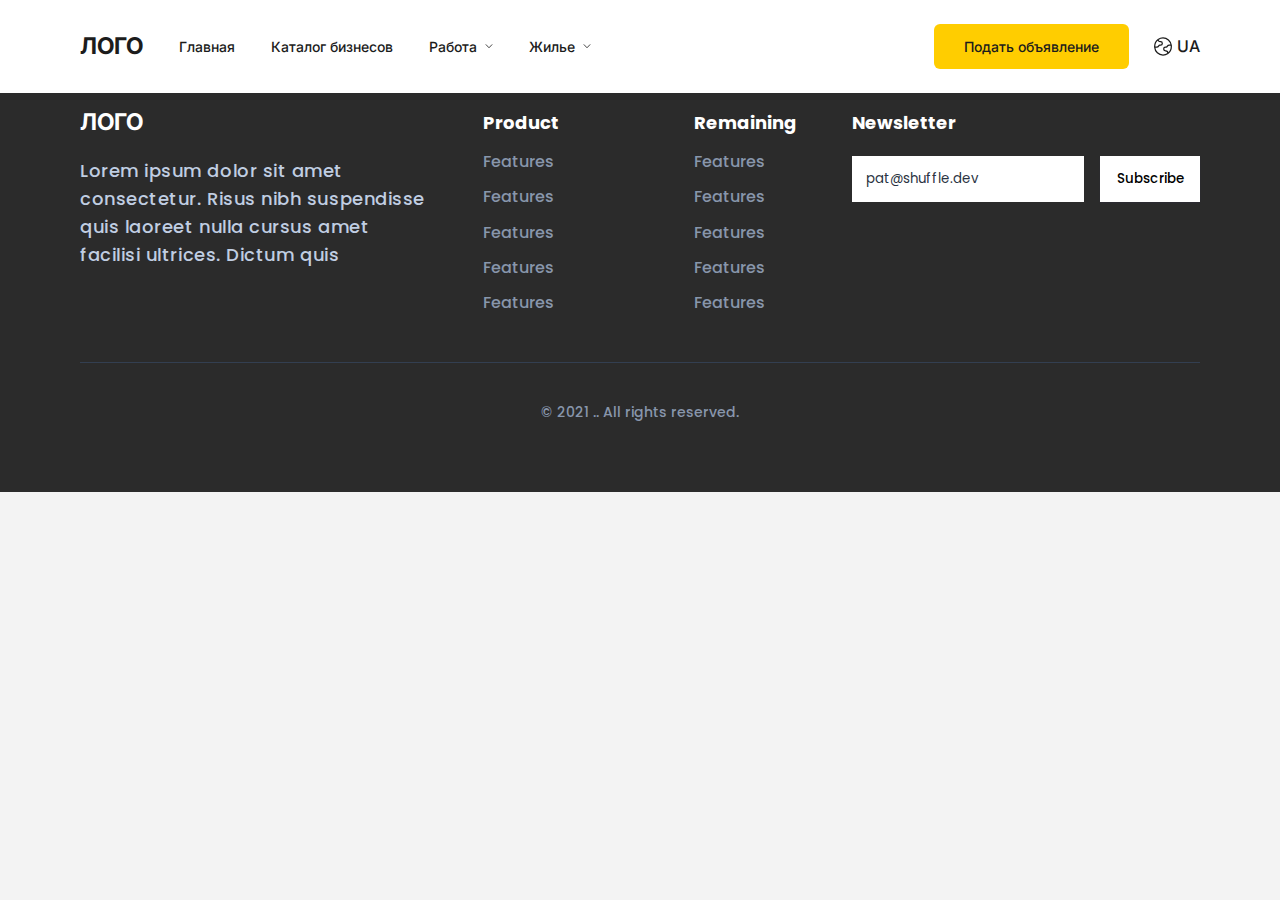
<file: page1.html>
<!DOCTYPE html>
<html lang="en">

<head>
	<meta charset="UTF-8">
	<meta http-equiv="X-UA-Compatible" content="IE=edge">
	<meta name="viewport" content="width=device-width">
	<title>Work</title>
	<link rel="preconnect" href="https://fonts.googleapis.com">
<link rel="preconnect" href="https://fonts.gstatic.com" crossorigin>
<link href="https://fonts.googleapis.com/css2?family=Inter:wght@300;400;500;600;700;900&family=Poppins:wght@400;500;600;700;800&display=swap&_v=20230404134810" rel="stylesheet"> 
	<link rel="stylesheet" href="css/style.css?_v=20230404134810">
</head>

<body>

	<div class="wrapper">
		<div class="work1">



			
<header class="header">	

	<div class="content ">

	
	<div class="header__bg"></div>
	
		<nav class="header__nav d-flex a-i-center j-c-space w100">


			<div class="header__left d-flex a-i-center">

				<a href="#" class="header__logo">ЛОГО</a>

				<ul class="header__list-desc d-flex a-i-center">
					<li class="header__link-item link-hover"><a href="#">Главная</a></li>

					<li class="header__link-item link-hover"><a href="#">Каталог бизнесов</a></li>

					<li class="header__link-item ">


						<div class="d-flex a-i-center header__link-drop-down">
						<span>Работа</span>
						<img src="img/header__arrow.svg" alt="arrow">

						<div class="header__drop-down-body">

							<p class="header__drop-down-space"></p>

						
								<ul class="header__drop-down-wr">
									<li><a href="#">itemthrhtrh</a></li>
									<li><a href="#">item</a></li>
									<li><a href="#">item</a></li>
									<li><a href="#">item</a></li>
								</ul>	
							
						

					</div></li>

					<li class="header__link-item ">
						
						<div  class="d-flex a-i-center header__link-drop-down">

						<span>Жилье</span>
						<img src="img/header__arrow.svg" alt="arrow">

						<div class="header__drop-down-body">

							<p class="header__drop-down-space"></p>
						

						<ul class="header__drop-down-wr">
							<li><a href="#">item</a></li>
							<li><a href="#">item</a></li>
							<li><a href="#">item</a></li>
							<li><a href="#">item</a></li>
						</ul>
							
						<div>
						</div>

					</div>
				</li>


				</ul>
			</div>
			
			<div class="header__right d-flex a-i-center">

				<button class="btn header__btn modal-open">Подать объявление</button>

				<a href="#" class="header__language d-flex a-i-center">
					<img src="img/header__language.svg" alt="map">
					<p>ua</p>
				</a>

				<div class="header__burger"><span></span></div>
			</div>

			


		</nav>	

		<div class="burger__open">
			<div class="content w100">
				<ul class="burger__list">

					<li class="burger__list-item"><a href="#">Главная</a></li>
					<li class="burger__list-item"><a href="#">Каталог бизнесов</a></li>

					<li class="burger__list-item burger__list-opened">
						<div class="d-flex a-i-center j-c-space">
						<p>Работа</p>
						<img src="img/header__arrow.svg" alt="arrow">
					</div>
					<ul class="burger__list-body">
						<li><a href="#">item</a></li>
						<li><a href="#">item</a></li>
						<li><a href="#">item</a></li>
					</ul>
				</li>

					<li class="burger__list-item burger__list-opened">
						<div class="d-flex a-i-center j-c-space">
							<p>Жилье</p>
							<img src="img/header__arrow.svg" alt="arrow">

						
						</div>
						<ul class="burger__list-body">
							<li><a href="#">item</a></li>
							<li><a href="#">item</a></li>
							<li><a href="#">item</a></li>
						</ul>
					</li>

				</ul>
			</div>
			
		</div>
	</div>

					
</header>





			<main>
				
				ini

			</main>

			

<footer>
	<div class="content">

		<div class="footer w100">

			<section class="footer__section h100">
					<a href="#" class="header__logo">ЛОГО</a>
					<p class="footer__p">Lorem ipsum dolor sit amet consectetur. Risus nibh suspendisse quis laoreet nulla cursus amet facilisi ultrices. Dictum quis </p>
			</section>



			<section class="footer__section footer__lists h100 d-flex a-i-start j-c-space">
				<ul>
					<li><h5>Product</h5></li>
					<li><a href="#">Features</a></li>
					<li><a href="#">Features</a></li>
					<li><a href="#">Features</a></li>
					<li><a href="#">Features</a></li>
					<li><a href="#">Features</a></li>
				</ul>

				<ul>
					<li><h5>Remaining</h5></li>
					<li><a href="#">Features</a></li>
					<li><a href="#">Features</a></li>
					<li><a href="#">Features</a></li>
					<li><a href="#">Features</a></li>
					<li><a href="#">Features</a></li>
				</ul>
			</section>


			<section class="footer__section footer__form-wr h100">


				<h5>Newsletter</h5>

				<div class="footer__form">
					<input id="footer__input" type="text" placeholder="pat@shuffle.dev">
					<button>Subscribe</button>
				</div>


			</section>
		</div>

		<div class="footer__bottom d-flex w100 j-c-center">
			<p>© 2021 .. All rights reserved.</p>
		</div>

	</div>
</footer>

		</div>
	</div>

	





	<script src="js/header.js?_v=20230404134810"></script>
	<script src="js/work.js?_v=20230404134810"></script>
</body>

</html>
</file>
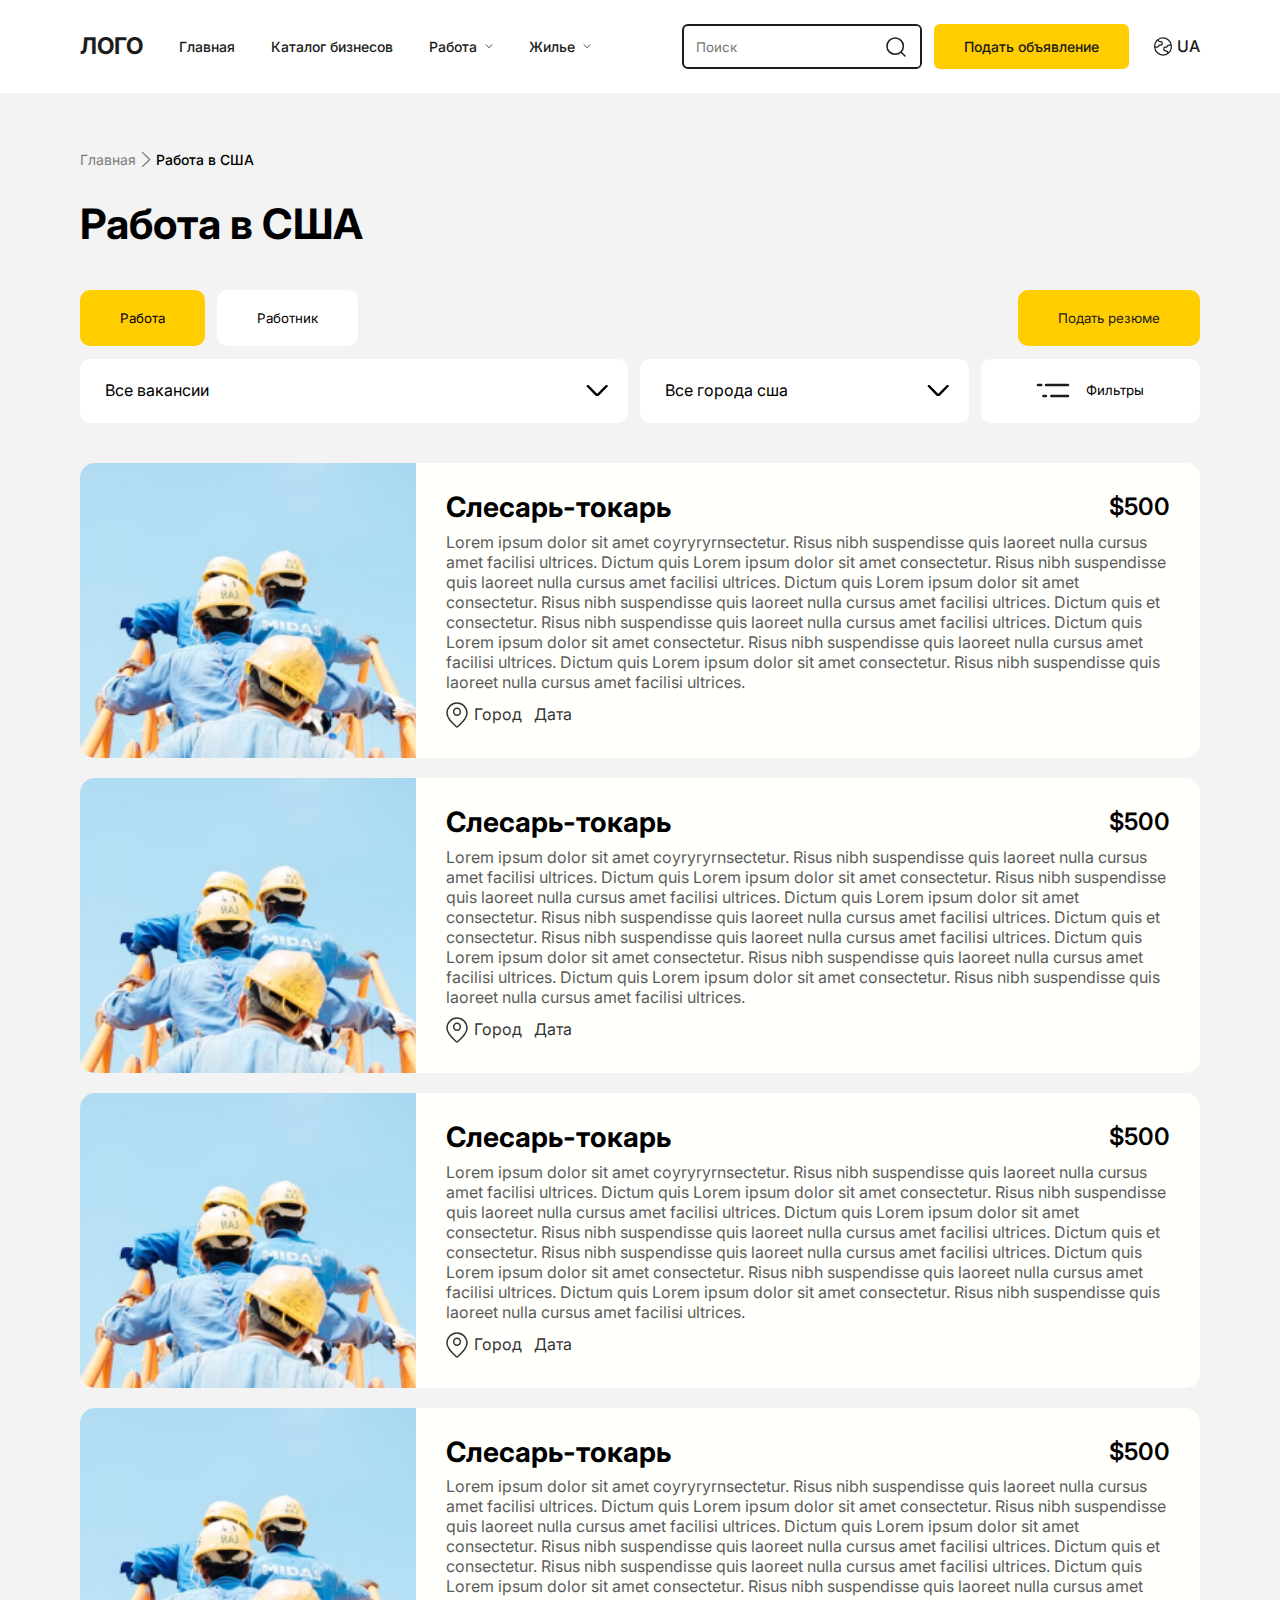
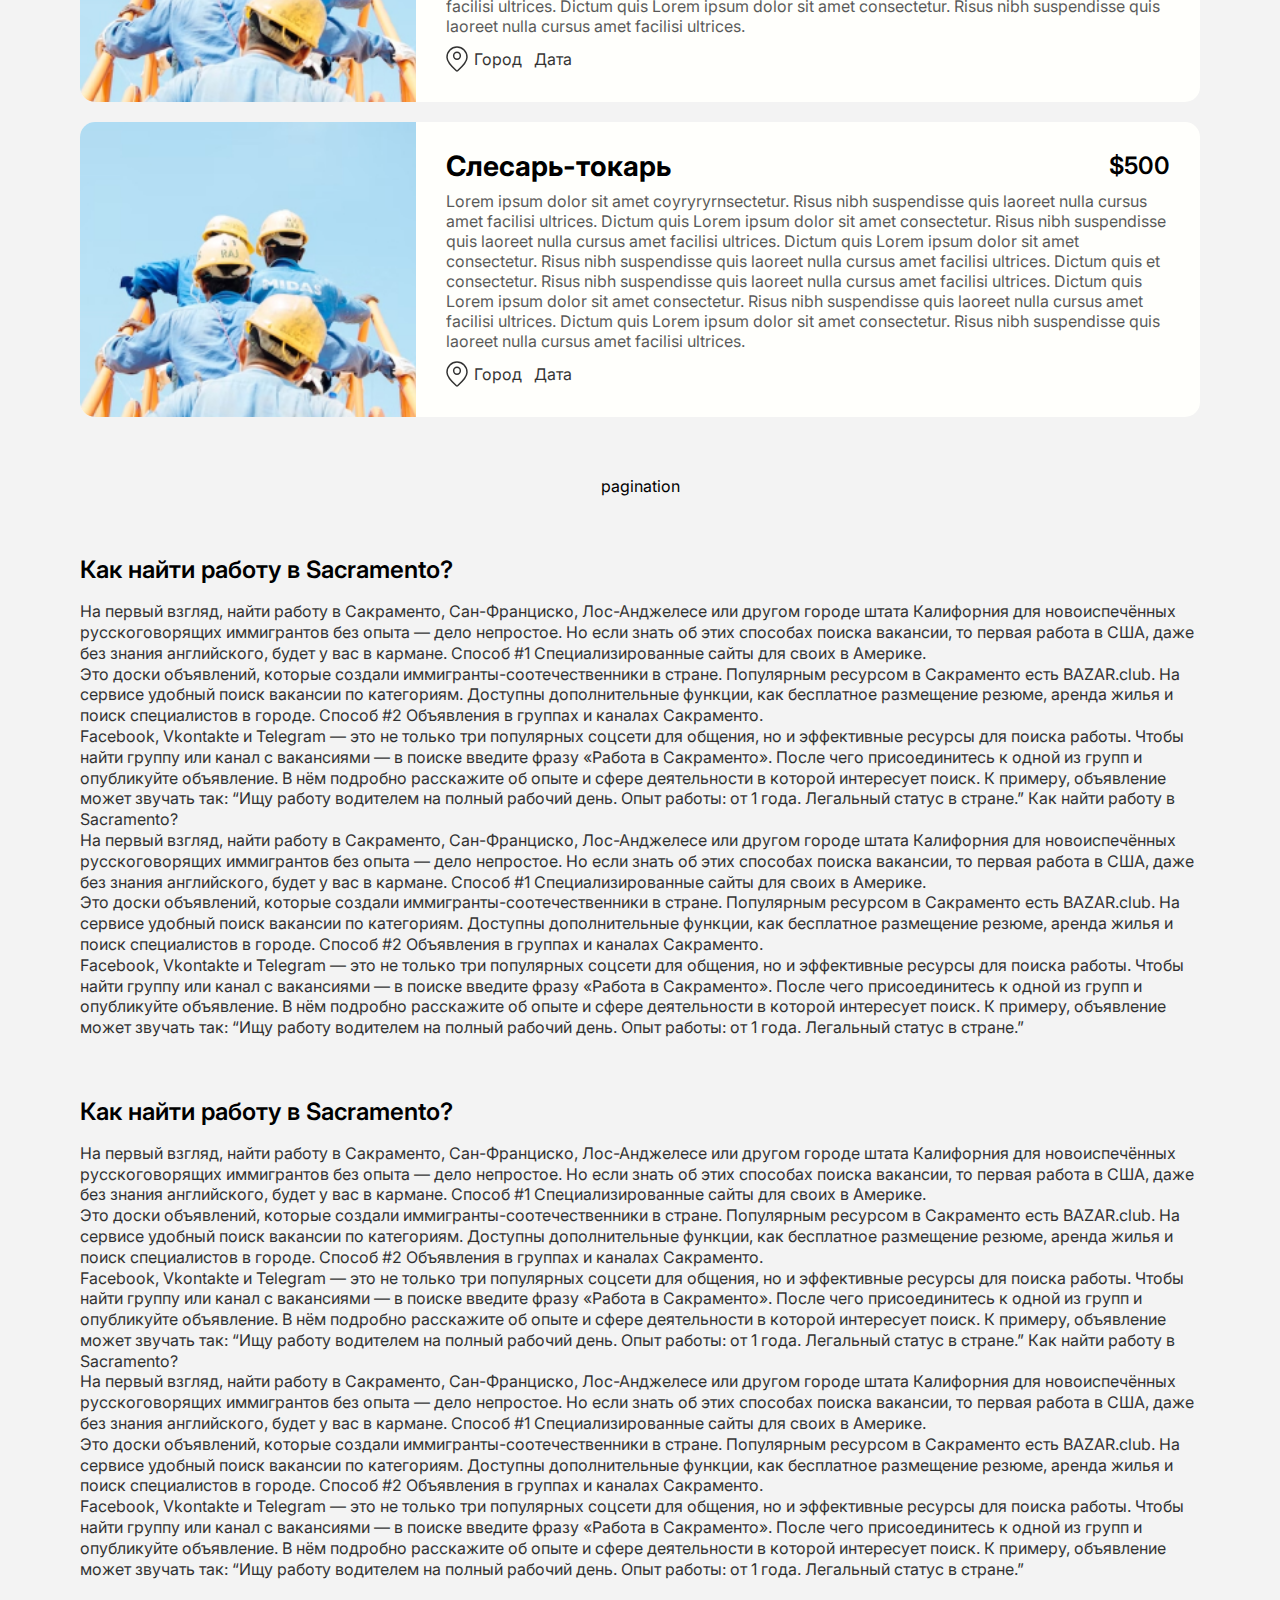
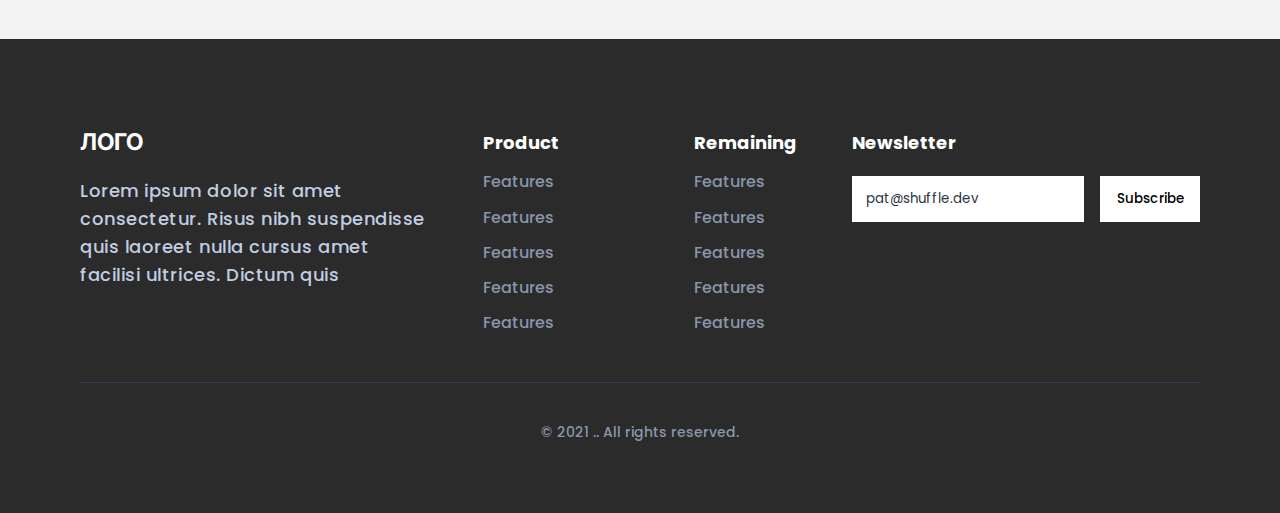
<file: work.html>
<!DOCTYPE html>
<html lang="en">

<head>
	<meta charset="UTF-8">
	<meta http-equiv="X-UA-Compatible" content="IE=edge">
	<meta name="viewport" content="width=device-width">
	<title>Work</title>
	<link rel="preconnect" href="https://fonts.googleapis.com">
	<link rel="preconnect" href="https://fonts.gstatic.com" crossorigin>
	<link
		href="https://fonts.googleapis.com/css2?family=Inter:wght@300;400;500;600;700;900&family=Poppins:wght@400;500;600;700;800&display=swap&_v=20230407201227"
		rel="stylesheet">
	<link rel="stylesheet" href="css/style.css?_v=20230407201227">
</head>

<body>

	<div class="wrapper">
		<div class="work">

			<header class="header">

				<div class="content ">


					<div class="header__bg"></div>

					<nav class="header__nav d-flex a-i-center j-c-space w100">


						<div class="header__left d-flex a-i-center">

							<a href="#" class="header__logo">ЛОГО</a>

							<ul class="header__list-desc d-flex a-i-center">
								<li class="header__link-item link-hover"><a href="#">Главная</a></li>

								<li class="header__link-item link-hover"><a href="#">Каталог бизнесов</a></li>

								<li class="header__link-item ">


									<div class="d-flex a-i-center header__link-drop-down">
										<span>Работа</span>
										<img src="img/header__arrow.svg" alt="arrow">

										<div class="header__drop-down-body">

											<p class="header__drop-down-space"></p>


											<ul class="header__drop-down-wr">
												<li><a href="#">itemthrhtrh</a></li>
												<li><a href="#">item</a></li>
												<li><a href="#">item</a></li>
												<li><a href="#">item</a></li>
											</ul>



										</div>
								</li>

								<li class="header__link-item ">

									<div class="d-flex a-i-center header__link-drop-down">

										<span>Жилье</span>
										<img src="img/header__arrow.svg" alt="arrow">

										<div class="header__drop-down-body">

											<p class="header__drop-down-space"></p>


											<ul class="header__drop-down-wr">
												<li><a href="#">item</a></li>
												<li><a href="#">item</a></li>
												<li><a href="#">item</a></li>
												<li><a href="#">item</a></li>
											</ul>

											<div>
											</div>

										</div>
								</li>


							</ul>
						</div>

						<div class="header__right d-flex a-i-center">

							<div class="header__search ">
								<input type="text" placeholder="Поиск">
								<button>
									<img src="img/header__search.svg" alt="search">
								</button>
							</div>

							<button class="btn header__btn modal-open">Подать объявление</button>

							<a href="#" class="header__language d-flex a-i-center">
								<img src="img/header__language.svg" alt="map">
								<p>ua</p>
							</a>

							<div class="header__burger"><span></span></div>
						</div>




					</nav>

					<div class="burger__open">
						<div class="content w100">
							<ul class="burger__list">

								<li class="burger__list-item"><a href="#">Главная</a></li>
								<li class="burger__list-item"><a href="#">Каталог бизнесов</a></li>

								<li class="burger__list-item burger__list-opened">
									<div class="d-flex a-i-center j-c-space">
										<p>Работа</p>
										<img src="img/header__arrow.svg" alt="arrow">
									</div>
									<ul class="burger__list-body">
										<li><a href="#">item</a></li>
										<li><a href="#">item</a></li>
										<li><a href="#">item</a></li>
									</ul>
								</li>

								<li class="burger__list-item burger__list-opened">
									<div class="d-flex a-i-center j-c-space">
										<p>Жилье</p>
										<img src="img/header__arrow.svg" alt="arrow">


									</div>
									<ul class="burger__list-body">
										<li><a href="#">item</a></li>
										<li><a href="#">item</a></li>
										<li><a href="#">item</a></li>
									</ul>
								</li>

							</ul>
						</div>

					</div>
				</div>


			</header>




			<main class="content">

				<section class="work__title">

					<div class="work__bread-crumbs d-flex a-i-center">
						<a href="/">Главная</a>
						<img src="img/bread-crumbs__arrow.svg" alt="arrow">
						<p>Работа в США</p>
					</div>

					<h2>Работа в США</h2>
				</section>


				<section class="work__nav ">


					<div class="work__tabs-wr d-flex a-i-center j-c-space">


						<div class="work__tabs d-flex a-i-center ">
							<button class="tab1 work-tab active">Работа</button>
							<button class="tab2 work-tab">Работник</button>
						</div>

						<button class="work__resume work__resume-desc btn">Подать резюме</button>

					</div>

					<div class="work__filters">



						<div class="work__current-category">

							<div class="current-category__label w100 d-flex a-i-center j-c-space work-drop">
								<p>Все вакансии</p>
								<img class="drop-down__arrow" src="img/swiper__arrow.svg" alt="arrow">
							</div>

							<ul class="current-category__body">
								<li>вибрана назва з перелічених1</li>
								<li>вибрана назва з перелічених2</li>
								<li>вибрана назва з перелічених3</li>
								<li>вибрана назва з перелічених4</li>
								<li>вибрана назва з перелічених5</li>
								<li>вибрана назва з перелічених6</li>
								<li>вибрана назва з перелічених7</li>
							</ul>

						</div>


						<div class="work__current-city">

							<div class="current-city__label d-flex a-i-center j-c-space work-drop">
								<p>Все города сша</p>
								<img class="drop-down__arrow" src="img/swiper__arrow.svg" alt="arrow">
							</div>

							<ul class="current-city__body">
								<li>вибрана назва з1</li>
								<li>вибрана назва2</li>
								<li>вибрана назвах3</li>
								<li>вибрана назва4</li>
								<li>вибрана назва5</li>
								<li>вибрана назва6</li>
								<li>вибрана назва7</li>
							</ul>

						</div>



						<button class="work__open-filters d-flex a-i-center j-c-center active-filters">
							<img src="img/filter__button-icon.svg" alt="ico">
							<p>Фильтры</p>
						</button>

					</div>
					<button class="work__resume work__resume-mobile w100 btn">Подать резюме</button>
				</section>


				<section class="work__net">

					<a href="/" class="work__net-item">

						<div class="work__card-main-img">
							<img class="img-adaptive" src="img/card__img.jpg" alt="main img">
						</div>


						<div class="work__card-text">

							<div class="work__cardr-title d-flex j-c-space a-i-center">
								<h3>Слесарь-токарь</h3>
								<p>$500</p>
							</div>
							<p class="work__card-p">Lorem ipsum dolor sit amet coyryryrnsectetur. Risus nibh suspendisse quis
								laoreet nulla cursus amet facilisi ultrices. Dictum quis Lorem ipsum dolor sit amet consectetur.
								Risus nibh suspendisse quis laoreet nulla cursus amet facilisi ultrices. Dictum quis Lorem ipsum
								dolor sit amet consectetur. Risus nibh suspendisse quis laoreet nulla cursus amet facilisi
								ultrices. Dictum quis et consectetur. Risus nibh suspendisse quis laoreet nulla cursus amet
								facilisi ultrices. Dictum quis Lorem ipsum dolor sit amet consectetur. Risus nibh suspendisse
								quis laoreet nulla cursus amet facilisi ultrices. Dictum quis Lorem ipsum dolor sit amet
								consectetur. Risus nibh suspendisse quis laoreet nulla cursus amet facilisi ultrices.</p>

							<div class="card__info d-flex j-c-start a-i-center">

								<div class="card__info-city d-flex a-i-center">
									<img src="img/initial__map.svg" alt="city ico">
									<p>Город</p>
								</div>

								<div class="card__info-date">Дата</div>

							</div>

						</div>
					</a>

					<a href="/" class="work__net-item">

						<div class="work__card-main-img">
							<img class="img-adaptive" src="img/card__img.jpg" alt="main img">
						</div>


						<div class="work__card-text">

							<div class="work__cardr-title d-flex j-c-space a-i-center">
								<h3>Слесарь-токарь</h3>
								<p>$500</p>
							</div>
							<p class="work__card-p">Lorem ipsum dolor sit amet coyryryrnsectetur. Risus nibh suspendisse quis
								laoreet nulla cursus amet facilisi ultrices. Dictum quis Lorem ipsum dolor sit amet consectetur.
								Risus nibh suspendisse quis laoreet nulla cursus amet facilisi ultrices. Dictum quis Lorem ipsum
								dolor sit amet consectetur. Risus nibh suspendisse quis laoreet nulla cursus amet facilisi
								ultrices. Dictum quis et consectetur. Risus nibh suspendisse quis laoreet nulla cursus amet
								facilisi ultrices. Dictum quis Lorem ipsum dolor sit amet consectetur. Risus nibh suspendisse
								quis laoreet nulla cursus amet facilisi ultrices. Dictum quis Lorem ipsum dolor sit amet
								consectetur. Risus nibh suspendisse quis laoreet nulla cursus amet facilisi ultrices.</p>

							<div class="card__info d-flex j-c-start a-i-center">

								<div class="card__info-city d-flex a-i-center">
									<img src="img/initial__map.svg" alt="city ico">
									<p>Город</p>
								</div>

								<div class="card__info-date">Дата</div>

							</div>

						</div>
					</a>

					<a href="/" class="work__net-item">

						<div class="work__card-main-img">
							<img class="img-adaptive" src="img/card__img.jpg" alt="main img">
						</div>


						<div class="work__card-text">

							<div class="work__cardr-title d-flex j-c-space a-i-center">
								<h3>Слесарь-токарь</h3>
								<p>$500</p>
							</div>
							<p class="work__card-p">Lorem ipsum dolor sit amet coyryryrnsectetur. Risus nibh suspendisse quis
								laoreet nulla cursus amet facilisi ultrices. Dictum quis Lorem ipsum dolor sit amet consectetur.
								Risus nibh suspendisse quis laoreet nulla cursus amet facilisi ultrices. Dictum quis Lorem ipsum
								dolor sit amet consectetur. Risus nibh suspendisse quis laoreet nulla cursus amet facilisi
								ultrices. Dictum quis et consectetur. Risus nibh suspendisse quis laoreet nulla cursus amet
								facilisi ultrices. Dictum quis Lorem ipsum dolor sit amet consectetur. Risus nibh suspendisse
								quis laoreet nulla cursus amet facilisi ultrices. Dictum quis Lorem ipsum dolor sit amet
								consectetur. Risus nibh suspendisse quis laoreet nulla cursus amet facilisi ultrices.</p>

							<div class="card__info d-flex j-c-start a-i-center">

								<div class="card__info-city d-flex a-i-center">
									<img src="img/initial__map.svg" alt="city ico">
									<p>Город</p>
								</div>

								<div class="card__info-date">Дата</div>

							</div>

						</div>
					</a>

					<a href="/" class="work__net-item">

						<div class="work__card-main-img">
							<img class="img-adaptive" src="img/card__img.jpg" alt="main img">
						</div>


						<div class="work__card-text">

							<div class="work__cardr-title d-flex j-c-space a-i-center">
								<h3>Слесарь-токарь</h3>
								<p>$500</p>
							</div>
							<p class="work__card-p">Lorem ipsum dolor sit amet coyryryrnsectetur. Risus nibh suspendisse quis
								laoreet nulla cursus amet facilisi ultrices. Dictum quis Lorem ipsum dolor sit amet consectetur.
								Risus nibh suspendisse quis laoreet nulla cursus amet facilisi ultrices. Dictum quis Lorem ipsum
								dolor sit amet consectetur. Risus nibh suspendisse quis laoreet nulla cursus amet facilisi
								ultrices. Dictum quis et consectetur. Risus nibh suspendisse quis laoreet nulla cursus amet
								facilisi ultrices. Dictum quis Lorem ipsum dolor sit amet consectetur. Risus nibh suspendisse
								quis laoreet nulla cursus amet facilisi ultrices. Dictum quis Lorem ipsum dolor sit amet
								consectetur. Risus nibh suspendisse quis laoreet nulla cursus amet facilisi ultrices.</p>

							<div class="card__info d-flex j-c-start a-i-center">

								<div class="card__info-city d-flex a-i-center">
									<img src="img/initial__map.svg" alt="city ico">
									<p>Город</p>
								</div>

								<div class="card__info-date">Дата</div>

							</div>

						</div>
					</a>

					<a href="/" class="work__net-item">

						<div class="work__card-main-img">
							<img class="img-adaptive" src="img/card__img.jpg" alt="main img">
						</div>


						<div class="work__card-text">

							<div class="work__cardr-title d-flex j-c-space a-i-center">
								<h3>Слесарь-токарь</h3>
								<p>$500</p>
							</div>
							<p class="work__card-p">Lorem ipsum dolor sit amet coyryryrnsectetur. Risus nibh suspendisse quis
								laoreet nulla cursus amet facilisi ultrices. Dictum quis Lorem ipsum dolor sit amet consectetur.
								Risus nibh suspendisse quis laoreet nulla cursus amet facilisi ultrices. Dictum quis Lorem ipsum
								dolor sit amet consectetur. Risus nibh suspendisse quis laoreet nulla cursus amet facilisi
								ultrices. Dictum quis et consectetur. Risus nibh suspendisse quis laoreet nulla cursus amet
								facilisi ultrices. Dictum quis Lorem ipsum dolor sit amet consectetur. Risus nibh suspendisse
								quis laoreet nulla cursus amet facilisi ultrices. Dictum quis Lorem ipsum dolor sit amet
								consectetur. Risus nibh suspendisse quis laoreet nulla cursus amet facilisi ultrices.</p>

							<div class="card__info d-flex j-c-start a-i-center">

								<div class="card__info-city d-flex a-i-center">
									<img src="img/initial__map.svg" alt="city ico">
									<p>Город</p>
								</div>

								<div class="card__info-date">Дата</div>

							</div>

						</div>
					</a>

				</section>

				<section class="work__pagination d-flex a-i-center j-c-center">
					pagination
				</section>

				<section class="work__subfooter">

					<div class="work__subfooter-wr">
						<h4>Как найти работу в Sacramento?</h4>
						<p>На первый взгляд, найти работу в Сакраменто, Сан-Франциско, Лос-Анджелесе или другом городе штата
							Калифорния для новоиспечённых русскоговорящих иммигрантов без опыта — дело непростое. Но если знать
							об этих способах поиска вакансии, то первая работа в США, даже без знания английского, будет у вас
							в кармане.
							Способ #1 Специализированные сайты для своих в Америке.<br>
							Это доски объявлений, которые создали иммигранты-соотечественники в стране. Популярным ресурсом в
							Сакраменто есть BAZAR.club. На сервисе удобный поиск вакансии по категориям. Доступны
							дополнительные функции, как бесплатное размещение резюме, аренда жилья и поиск специалистов в
							городе.
							Способ #2 Объявления в группах и каналах Сакраменто.<br>
							Facebook, Vkontakte и Telegram — это не только три популярных соцсети для общения, но и эффективные
							ресурсы для поиска работы. Чтобы найти группу или канал с вакансиями — в поиске введите фразу
							«Работа в Сакраменто». После чего присоединитесь к одной из групп и опубликуйте объявление. В нём
							подробно расскажите об опыте и сфере деятельности в которой интересует поиск. К примеру, объявление
							может звучать так: “Ищу работу водителем на полный рабочий день. Опыт работы: от 1 года. Легальный
							статус в стране.”
							Как найти работу в Sacramento?<br>
							На первый взгляд, найти работу в Сакраменто, Сан-Франциско, Лос-Анджелесе или другом городе штата
							Калифорния для новоиспечённых русскоговорящих иммигрантов без опыта — дело непростое. Но если знать
							об этих способах поиска вакансии, то первая работа в США, даже без знания английского, будет у вас
							в кармане.
							Способ #1 Специализированные сайты для своих в Америке.<br>
							Это доски объявлений, которые создали иммигранты-соотечественники в стране. Популярным ресурсом в
							Сакраменто есть BAZAR.club. На сервисе удобный поиск вакансии по категориям. Доступны
							дополнительные функции, как бесплатное размещение резюме, аренда жилья и поиск специалистов в
							городе.
							Способ #2 Объявления в группах и каналах Сакраменто.<br>
							Facebook, Vkontakte и Telegram — это не только три популярных соцсети для общения, но и эффективные
							ресурсы для поиска работы. Чтобы найти группу или канал с вакансиями — в поиске введите фразу
							«Работа в Сакраменто». После чего присоединитесь к одной из групп и опубликуйте объявление. В нём
							подробно расскажите об опыте и сфере деятельности в которой интересует поиск. К примеру, объявление
							может звучать так: “Ищу работу водителем на полный рабочий день. Опыт работы: от 1 года. Легальный
							статус в стране.”</p>
					</div>


					<div class="work__subfooter-wr">
						<h4>Как найти работу в Sacramento?</h4>
						<p>На первый взгляд, найти работу в Сакраменто, Сан-Франциско, Лос-Анджелесе или другом городе штата
							Калифорния для новоиспечённых русскоговорящих иммигрантов без опыта — дело непростое. Но если знать
							об этих способах поиска вакансии, то первая работа в США, даже без знания английского, будет у вас
							в кармане.
							Способ #1 Специализированные сайты для своих в Америке.<br>
							Это доски объявлений, которые создали иммигранты-соотечественники в стране. Популярным ресурсом в
							Сакраменто есть BAZAR.club. На сервисе удобный поиск вакансии по категориям. Доступны
							дополнительные функции, как бесплатное размещение резюме, аренда жилья и поиск специалистов в
							городе.
							Способ #2 Объявления в группах и каналах Сакраменто.<br>
							Facebook, Vkontakte и Telegram — это не только три популярных соцсети для общения, но и эффективные
							ресурсы для поиска работы. Чтобы найти группу или канал с вакансиями — в поиске введите фразу
							«Работа в Сакраменто». После чего присоединитесь к одной из групп и опубликуйте объявление. В нём
							подробно расскажите об опыте и сфере деятельности в которой интересует поиск. К примеру, объявление
							может звучать так: “Ищу работу водителем на полный рабочий день. Опыт работы: от 1 года. Легальный
							статус в стране.”
							Как найти работу в Sacramento?<br>
							На первый взгляд, найти работу в Сакраменто, Сан-Франциско, Лос-Анджелесе или другом городе штата
							Калифорния для новоиспечённых русскоговорящих иммигрантов без опыта — дело непростое. Но если знать
							об этих способах поиска вакансии, то первая работа в США, даже без знания английского, будет у вас
							в кармане.
							Способ #1 Специализированные сайты для своих в Америке.<br>
							Это доски объявлений, которые создали иммигранты-соотечественники в стране. Популярным ресурсом в
							Сакраменто есть BAZAR.club. На сервисе удобный поиск вакансии по категориям. Доступны
							дополнительные функции, как бесплатное размещение резюме, аренда жилья и поиск специалистов в
							городе.
							Способ #2 Объявления в группах и каналах Сакраменто.<br>
							Facebook, Vkontakte и Telegram — это не только три популярных соцсети для общения, но и эффективные
							ресурсы для поиска работы. Чтобы найти группу или канал с вакансиями — в поиске введите фразу
							«Работа в Сакраменто». После чего присоединитесь к одной из групп и опубликуйте объявление. В нём
							подробно расскажите об опыте и сфере деятельности в которой интересует поиск. К примеру, объявление
							может звучать так: “Ищу работу водителем на полный рабочий день. Опыт работы: от 1 года. Легальный
							статус в стране.”</p>
					</div>
				</section>


			</main>

			

<footer>
	<div class="content">

		<div class="footer w100">

			<section class="footer__section h100">
					<a href="#" class="header__logo">ЛОГО</a>
					<p class="footer__p">Lorem ipsum dolor sit amet consectetur. Risus nibh suspendisse quis laoreet nulla cursus amet facilisi ultrices. Dictum quis </p>
			</section>



			<section class="footer__section footer__lists h100 d-flex a-i-start j-c-space">
				<ul>
					<li><h5>Product</h5></li>
					<li><a href="#">Features</a></li>
					<li><a href="#">Features</a></li>
					<li><a href="#">Features</a></li>
					<li><a href="#">Features</a></li>
					<li><a href="#">Features</a></li>
				</ul>

				<ul>
					<li><h5>Remaining</h5></li>
					<li><a href="#">Features</a></li>
					<li><a href="#">Features</a></li>
					<li><a href="#">Features</a></li>
					<li><a href="#">Features</a></li>
					<li><a href="#">Features</a></li>
				</ul>
			</section>


			<section class="footer__section footer__form-wr h100">


				<h5>Newsletter</h5>

				<div class="footer__form">
					<input id="footer__input" type="text" placeholder="pat@shuffle.dev">
					<button>Subscribe</button>
				</div>


			</section>
		</div>

		<div class="footer__bottom d-flex w100 j-c-center">
			<p>© 2021 .. All rights reserved.</p>
		</div>

	</div>
</footer>

		</div>
	</div>

	<div class="modal__wr">
		<div class="modal__body">

			<img src="img/modal__close.svg" alt="close" class="modal__close">

			<h6>Подать объявление</h6>

			<div class="modal__net">
				<a href="/ty" class="modal__net-item">
					<img src="img/services__img-1.svg" alt="work ico">
					<p>Работа</p>
				</a>

				<a href="#" class="modal__net-item">
					<img src="img/services__img-2.svg" alt="dwelling ico">
					<p>Жилье</p>
				</a>

				<a href="#" class="modal__net-item">
					<img src="img/services__img-3.svg" alt="business ico">
					<p>Бизнес</p>
				</a>

			</div>
		</div>
	</div>





	<div class="filters__wr">

		<div class="filters__body">
			
			<img src="img/modal__close.svg" alt="close" class="filters__close">

			<h5 class="w100 cen">Фільтри</h5>

			<section class="filters__price">

				<h4>Ценовой диапазон</h4>
				<p>Средняя полная цена $100 000</p>

				<div class="price__graph">

					<div class="price__graph-bg"></div>
					<div class="price__graph-bg2"></div>

				

					<span class="price__graph-item1"></span><span class="price__graph-item2"></span><span
						class="price__graph-item3"></span><span class="price__graph-item4"></span><span
						class="price__graph-item5"></span><span class="price__graph-item6"></span><span
						class="price__graph-item7"></span><span class="price__graph-item8"></span><span
						class="price__graph-item9"></span><span class="price__graph-item10"></span><span
						class="price__graph-item11"></span><span class="price__graph-item12"></span><span
						class="price__graph-item13"></span><span class="price__graph-item14"></span><span
						class="price__graph-item15"></span><span class="price__graph-item16"></span><span
						class="price__graph-item17"></span><span class="price__graph-item18"></span><span
						class="price__graph-item19"></span><span class="price__graph-item20"></span><span
						class="price__graph-item21"></span><span class="price__graph-item22"></span><span
						class="price__graph-item23"></span><span class="price__graph-item24"></span><span
						class="price__graph-item25"></span><span class="price__graph-item26"></span><span
						class="price__graph-item27"></span><span class="price__graph-item28"></span><span
						class="price__graph-item29"></span><span class="price__graph-item30"></span><span
						class="price__graph-item31"></span>
				</div>

				<div class="price__graph-current-static d-flex j-c-space">
					<div class="price__graph-min">$ 0</div>
					<div class="price__graph-max">$2000</div>
				</div>

				<div class="price__range-price">
					<div class="d-flex">
						<div class="wrapper-range">


							<div class="slider">
								<div class="progress"></div>
							</div>
							<div class="range-input">
								<input type="range" class="range-min" min="0" max="2000" value="0" step="10">
								<input type="range" class="range-max" min="0" max="2000" value="1000" step="10">
							</div>

							<div class="price-input">
								<div class="field d-flex flex-column a-i-start">
									<span class="di-block">Мин. цена</span>
									<input type="number" class="input-min" value="0">
								</div>

								<div class="field d-flex flex-column a-i-start">
									<span>Макс. цена</span>
									<input type="number" class="input-max" value="1000">
								</div>
							</div>
						</div>


					</div>


				</div>



			</section>

			<section class="filters__type">
				<h4>Тип</h4>


				<div class="filters__type-net">
					
					<div class="filters__type-item">				
						<input id="c-box1" class="checkbox-custom" type="checkbox">
						<label for="c-box1" class="checkbox-custom-label"></label>
						<p>фильтр 1</p>
					</div>


					<div class="filters__type-item">				
						<input id="c-box2" class="checkbox-custom" type="checkbox">
						<label for="c-box2" class="checkbox-custom-label"></label>
						<p>фильтр 2</p>
					</div>


					<div class="filters__type-item">				
						<input id="c-box3" class="checkbox-custom" type="checkbox">
						<label for="c-box3" class="checkbox-custom-label"></label>
						<p>фильтр 3</p>
					</div>


					<div class="filters__type-item">				
						<input id="c-box4" class="checkbox-custom" type="checkbox">
						<label for="c-box4" class="checkbox-custom-label"></label>
						<p>фильтр 4</p>
					</div>


					<div class="filters__type-item">				
						<input id="c-box5" class="checkbox-custom" type="checkbox">
						<label for="c-box5" class="checkbox-custom-label"></label>
						<p>фильтр 5</p>
					</div>


					<div class="filters__type-item">				
						<input id="c-box6" class="checkbox-custom" type="checkbox">
						<label for="c-box6" class="checkbox-custom-label"></label>
						<p>фильтр 6</p>
					</div>


					<div class="filters__type-item">				
						<input id="c-box7" class="checkbox-custom" type="checkbox">
						<label for="c-box7" class="checkbox-custom-label"></label>
						<p>фильтр 7</p>
					</div>


					<div class="filters__type-item">				
						<input id="c-box8" class="checkbox-custom" type="checkbox">
						<label for="c-box8" class="checkbox-custom-label"></label>
						<p>фильтр 2</p>
					</div>


					<div class="filters__type-item">				
						<input id="c-box9" class="checkbox-custom" type="checkbox">
						<label for="c-box9" class="checkbox-custom-label"></label>
						<p>фильтр 2</p>
					</div>


					<div class="filters__type-item">				
						<input id="c-box10" class="checkbox-custom" type="checkbox">
						<label for="c-box10" class="checkbox-custom-label"></label>
						<p>фильтр 2</p>
					</div>


					<div class="filters__type-item">				
						<input id="c-box11" class="checkbox-custom" type="checkbox">
						<label for="c-box11" class="checkbox-custom-label"></label>
						<p>фильтр 2</p>
					</div>


					<div class="filters__type-item">				
						<input id="c-box12" class="checkbox-custom" type="checkbox">
						<label for="c-box12" class="checkbox-custom-label"></label>
						<p>фильтр 2</p>
					</div>


					<div class="filters__type-item">				
						<input id="c-box13" class="checkbox-custom" type="checkbox">
						<label for="c-box13" class="checkbox-custom-label"></label>
						<p>фильтр 2</p>
					</div>


					<div class="filters__type-item">				
						<input id="c-box14" class="checkbox-custom" type="checkbox">
						<label for="c-box14" class="checkbox-custom-label"></label>
						<p>фильтр 2</p>
					</div>


					<div class="filters__type-item">				
						<input id="c-box15" class="checkbox-custom" type="checkbox">
						<label for="c-box15" class="checkbox-custom-label"></label>
						<p>фильтр 2</p>
					</div>

					<div class="filters__type-item">				
						<input id="c-box16" class="checkbox-custom" type="checkbox">
						<label for="c-box16" class="checkbox-custom-label"></label>
						<p>фильтр 2</p>
					</div>

					<div class="filters__type-item">				
						<input id="c-box17" class="checkbox-custom" type="checkbox">
						<label for="c-box17" class="checkbox-custom-label"></label>
						<p>фильтр 2</p>
					</div>

				</div>
			</section>

			<section class="filters__count">

					<h4>Количество</h4>

					<div class="filters__count-net d-flex a-i-center">
							<button class="active">Неважно</button>
							<button>1</button>
							<button>2</button>
							<button>3</button>
							<button>4</button>
							<button>5</button>
							<button>6</button>
							<button>7</button>
							<button>8+</button>
					</div>

			</section>

			<section class="filters__possibility">
				<h4>Возможности</h4>

				<section class="filters__section d-flex j-c-space a-i-center">
					<div class="filters__section-text">
						<h6>Заголовок</h6>
						<p>Lorem ipsum dolor sit amet, consectetur adipiscing elit. Donec ullamcorper mattis lorem non. Ultrices praesent amet ipsum justo massa.</p>			
					</div>
				
					<div class="filters__section-change">
						<input id="c-box18" type="checkbox">
						<label for="c-box18" ></label>
					</div>
				</section>


				<section class="filters__section d-flex j-c-space a-i-center">
					<div class="filters__section-text">
						<h6>Заголовок</h6>
						<p>Lorem ipsum dolor sit amet, consectetur adipiscing elit. Donec ullamcorper mattis lorem non. Ultrices praesent amet ipsum justo massa.</p>			
					</div>
				
					<div class="filters__section-change">
						<input id="c-box19" type="checkbox">
						<label for="c-box19" ></label>
					</div>
				</section>


			</section>

			

		</div>



	</div>





	<script src="js/header.js?_v=20230407201227"></script>
	<script src="js/work.js?_v=20230407201227"></script>
</body>

</html>
</file>
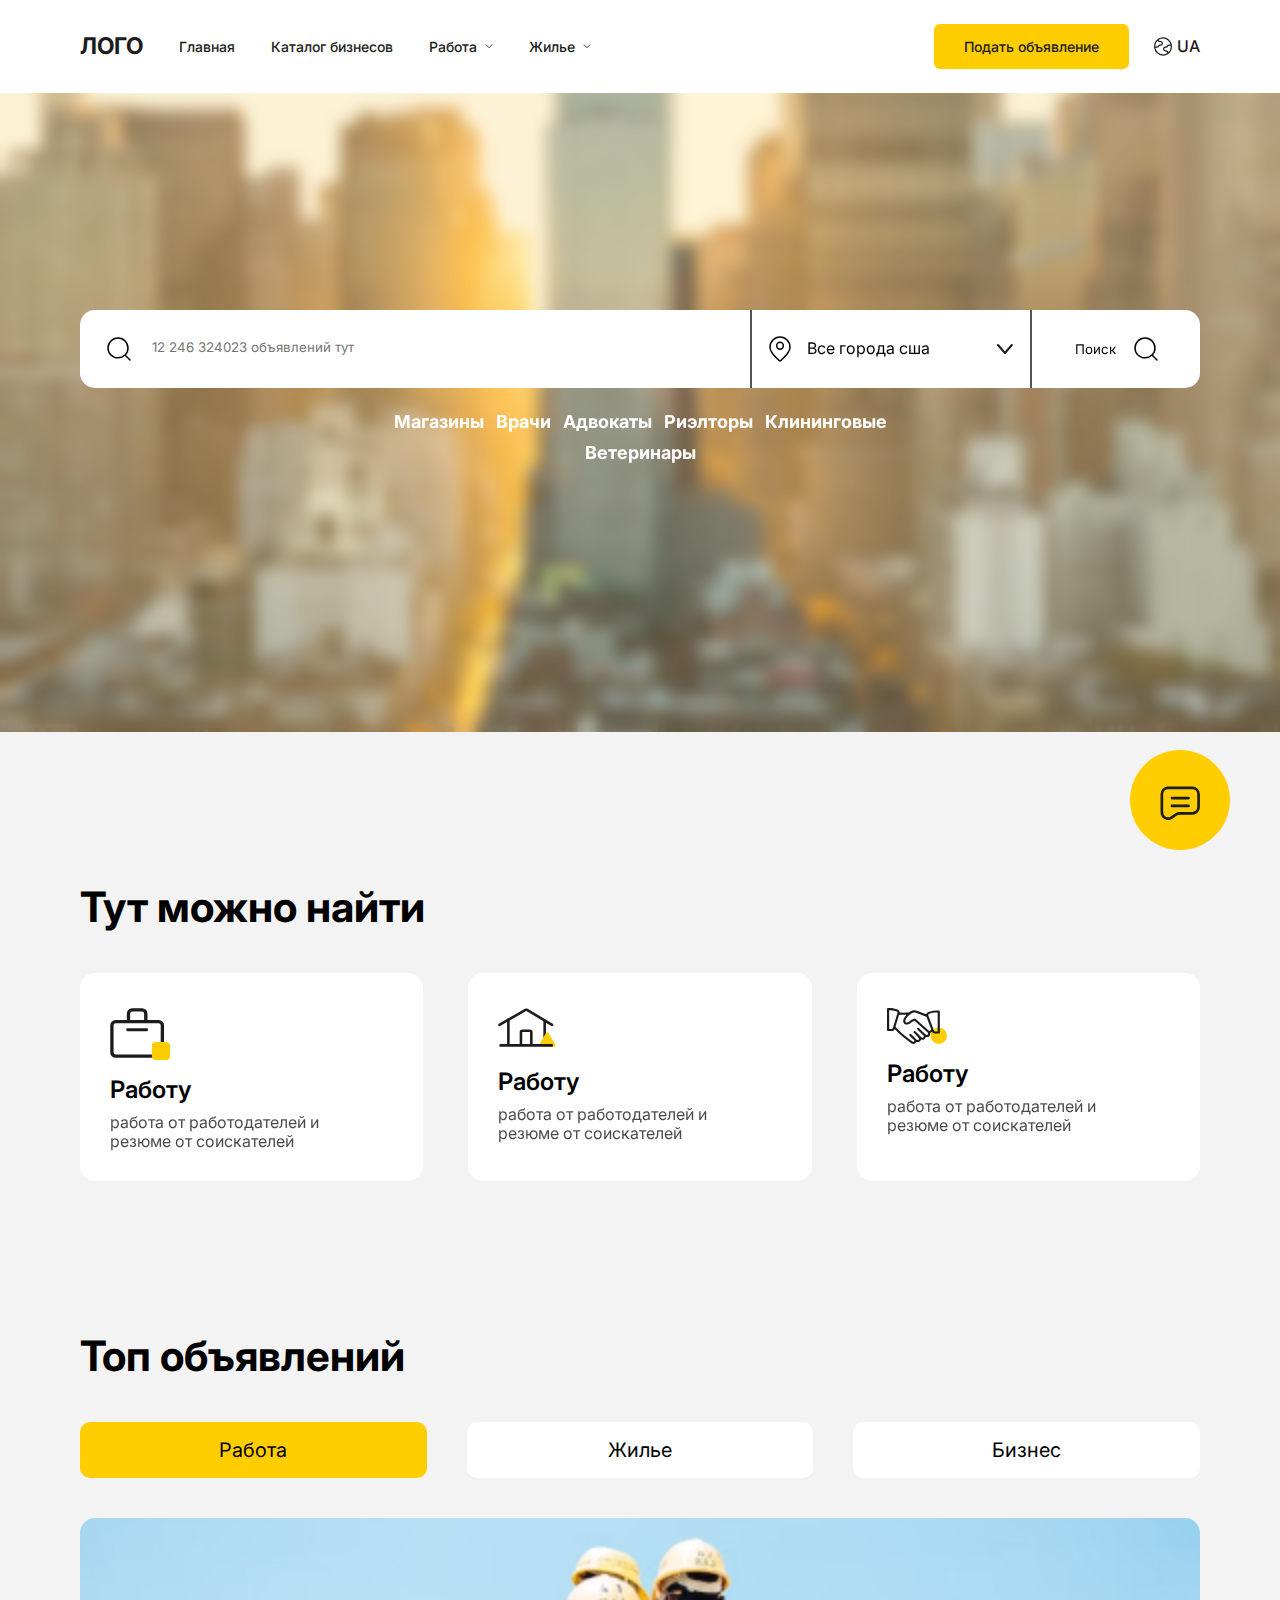
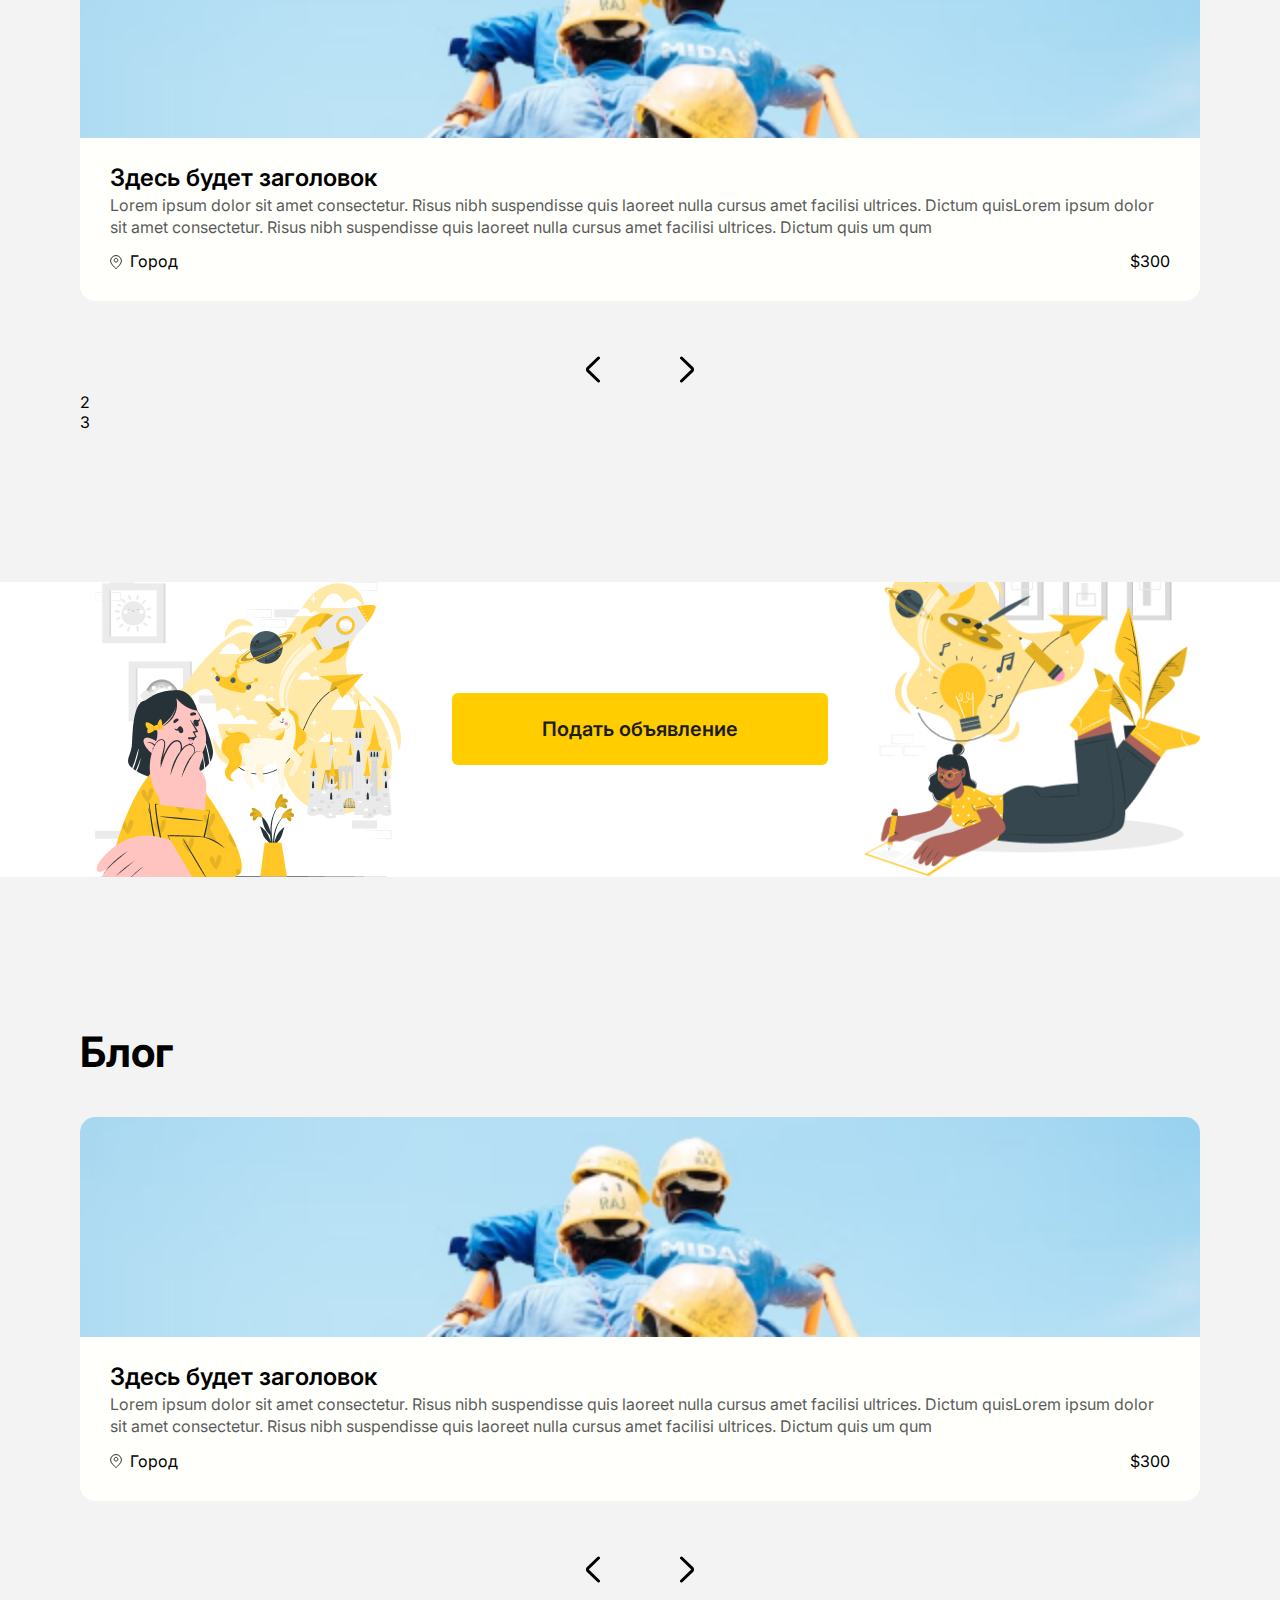
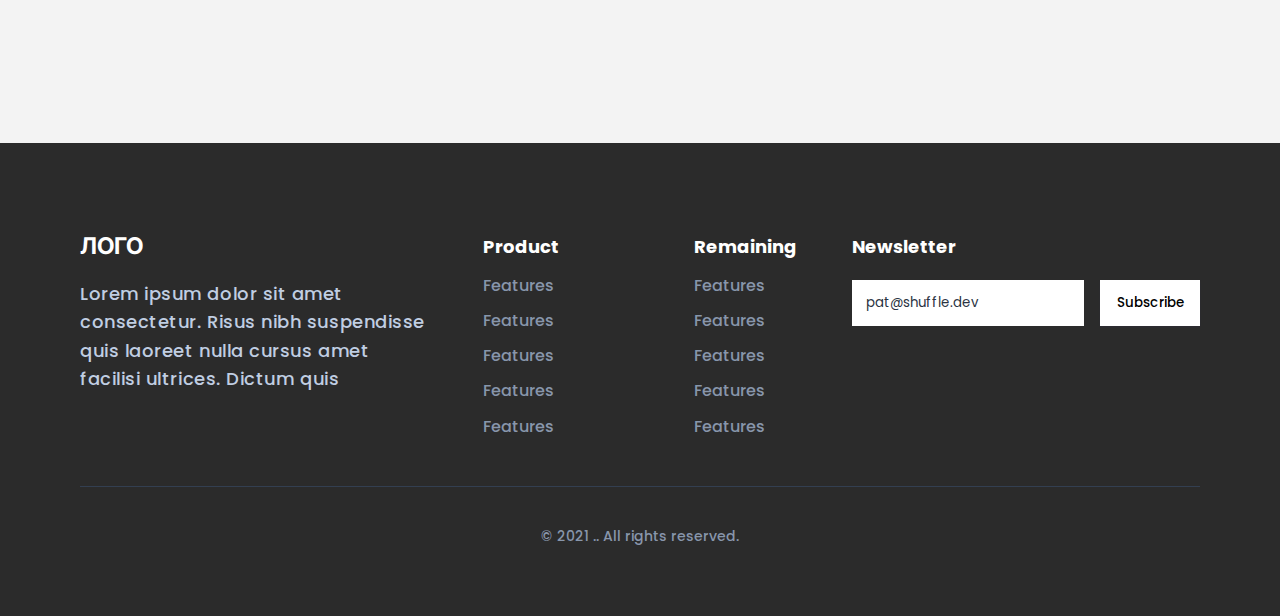
<file: work1.html>
<!DOCTYPE html>
<html lang="en">

<head>
	<meta charset="UTF-8">
	<meta http-equiv="X-UA-Compatible" content="IE=edge">
	<meta name="viewport" content="width=device-width">
	<title>Ne bazar Done</title>
	<link rel="preconnect" href="https://fonts.googleapis.com">
<link rel="preconnect" href="https://fonts.gstatic.com" crossorigin>
<link href="https://fonts.googleapis.com/css2?family=Inter:wght@300;400;500;600;700;900&family=Poppins:wght@400;500;600;700;800&display=swap&_v=20230404123836" rel="stylesheet"> 
	<link rel="stylesheet" href="https://cdn.jsdelivr.net/npm/swiper@9/swiper-bundle.min.css?_v=20230404123836" />
	<link rel="stylesheet" href="css/style.css?_v=20230404123836">
</head>

<body>

	<div class="wrapper">
		<div class="home">



			
<header class="header">	

	<div class="content ">

	
	<div class="header__bg"></div>
	
		<nav class="header__nav d-flex a-i-center j-c-space w100">


			<div class="header__left d-flex a-i-center">

				<a href="#" class="header__logo">ЛОГО</a>

				<ul class="header__list-desc d-flex a-i-center">
					<li class="header__link-item link-hover"><a href="#">Главная</a></li>

					<li class="header__link-item link-hover"><a href="#">Каталог бизнесов</a></li>

					<li class="header__link-item ">


						<div class="d-flex a-i-center header__link-drop-down">
						<span>Работа</span>
						<img src="img/header__arrow.svg" alt="arrow">

						<div class="header__drop-down-body">

							<p class="header__drop-down-space"></p>

						
								<ul class="header__drop-down-wr">
									<li><a href="#">itemthrhtrh</a></li>
									<li><a href="#">item</a></li>
									<li><a href="#">item</a></li>
									<li><a href="#">item</a></li>
								</ul>	
							
						

					</div></li>

					<li class="header__link-item ">
						
						<div  class="d-flex a-i-center header__link-drop-down">

						<span>Жилье</span>
						<img src="img/header__arrow.svg" alt="arrow">

						<div class="header__drop-down-body">

							<p class="header__drop-down-space"></p>
						

						<ul class="header__drop-down-wr">
							<li><a href="#">item</a></li>
							<li><a href="#">item</a></li>
							<li><a href="#">item</a></li>
							<li><a href="#">item</a></li>
						</ul>
							
						<div>
						</div>

					</div>
				</li>


				</ul>
			</div>
			
			<div class="header__right d-flex a-i-center">

				<button class="btn header__btn modal-open">Подать объявление</button>

				<a href="#" class="header__language d-flex a-i-center">
					<img src="img/header__language.svg" alt="map">
					<p>ua</p>
				</a>

				<div class="header__burger"><span></span></div>
			</div>

			


		</nav>	

		<div class="burger__open">
			<div class="content w100">
				<ul class="burger__list">

					<li class="burger__list-item"><a href="#">Главная</a></li>
					<li class="burger__list-item"><a href="#">Каталог бизнесов</a></li>

					<li class="burger__list-item burger__list-opened">
						<div class="d-flex a-i-center j-c-space">
						<p>Работа</p>
						<img src="img/header__arrow.svg" alt="arrow">
					</div>
					<ul class="burger__list-body">
						<li><a href="#">item</a></li>
						<li><a href="#">item</a></li>
						<li><a href="#">item</a></li>
					</ul>
				</li>

					<li class="burger__list-item burger__list-opened">
						<div class="d-flex a-i-center j-c-space">
							<p>Жилье</p>
							<img src="img/header__arrow.svg" alt="arrow">

						
						</div>
						<ul class="burger__list-body">
							<li><a href="#">item</a></li>
							<li><a href="#">item</a></li>
							<li><a href="#">item</a></li>
						</ul>
					</li>

				</ul>
			</div>
			
		</div>
	</div>

					
</header>





			<main>
				
<section class="initial">

		<img src="img/initial__bg.webp" alt="bg" class="initial__bg img-adaptive">
		<div class="initial__bg-color"></div>
		<div class="initial__body content">

			<div class="initial__body-net">

				<div class="initial__search-main">
					<img src="img/initial__search.svg" alt="search icon">
					<input type="text" placeholder="12 246 324023 объявлений тут">
				</div>

				<div class="initial__search-city d-flex a-i-center j-c-space">

					<div class="initial__city-left d-flex a-i-center">
						<img src="img/initial__map.svg" alt="map icon">
						<p>Все города сша</p>
					</div>

					<img src="img/initial__arrow.svg" alt="arrow" class="initial__city-right">
				</div>

				<button class="initial__search-button d-flex a-i-center j-c-center">
					<p>Поиск</p>
					<img src="img/initial__search.svg" alt="search icon">
				</button>

			</div>

			<ul class="initial__body-text">
				<li><a href="#">Магазины</a></li>
				<li><a href="#">Врачи</a></li>
				<li><a href="#">Адвокаты</a></li>
				<li><a href="#">Риэлторы</a></li>
				<li><a href="#">Клининговые</a></li>
				<li><a href="#">Ветеринары</a></li>
			</ul>
		</div>

</section>
	
				

<div class="services">
		<div class="content">

			<h2>Тут можно найти</h2>

			<div class="services__net">

				<a href="#" class="services__net-item">
					<img src="img/services__img-1.svg" alt="ico">
					<h3>Работу</h3>
					<p>работа от работодателей 
						и резюме от соискателей</p>
				</a>

				<a href="#" class="services__net-item">
					<img src="img/services__img-2.svg" alt="ico">
					<h3>Работу</h3>
					<p>работа от работодателей 
						и резюме от соискателей</p>
				</a>


				<a href="#" class="services__net-item">
					<img src="img/services__img-3.svg" alt="ico">
					<h3>Работу</h3>
					<p>работа от работодателей 
						и резюме от соискателей</p>
				</a>

			</div>

		</div>
</div>
				<section class="board">
	<div class="content">
		<h2>Топ объявлений</h2>

	
			
	
			<div class="container">
				 <div class="info" >
					  <div class="h board__nav">
							<button class="header-tab board__nav-item active">Работа</button>
							<button class="header-tab board__nav-item">Жилье</button>
							<button class="header-tab board__nav-item">Бизнес</button>
							
					  </div>
					  <div class="tabcontent">

							

							<div class="swiper">
								
								<div class="swiper-wrapper">
								  

								  <div class="swiper-slide">
									<a href="#" class="card">
										<div class="card__main-img">
											<img class="img-adaptive"  src="img/card__img.jpg" alt="main img">
										</div>
									
		
										<div class="card__text">
											<h4>Здесь будет заголовок </h4>
											<p>Lorem ipsum dolor sit amet consectetur. Risus nibh suspendisse quis laoreet nulla cursus amet facilisi ultrices. Dictum quisLorem ipsum dolor sit amet consectetur. Risus nibh suspendisse quis laoreet nulla cursus amet facilisi ultrices. Dictum quis um qum </p>
											<div class="card__more w100 d-flex j-c-space a-i-center">
		
		
												<div class="card__more-location d-flex a-i-center">
													<img src="img/initial__map.svg" alt="map icon">
													<span>Город</span>
												</div>
		
												<div class="card__more-price">$300</div>
											</div>
										</div>
									</a>
								  </div>
								
								  <div class="swiper-slide">
									<a href="#" class="card">
										<div class="card__main-img">
											<img class="img-adaptive"  src="img/card__img.jpg" alt="main img">
										</div>
									
		
										<div class="card__text">
											<h4>Здесь будет заголовок </h4>
											<p>Lorem ipsum dolor sit amet consectetur. Risus nibh suspendisse quis laoreet nulla cursus amet facilisi ultrices. Dictum quisLorem ipsum dolor sit amet consectetur. Risus nibh suspendisse quis laoreet nulla cursus amet facilisi ultrices. Dictum quis um qum </p>
											<div class="card__more w100 d-flex j-c-space a-i-center">
		
		
												<div class="card__more-location d-flex a-i-center">
													<img src="img/initial__map.svg" alt="map icon">
													<span>Город</span>
												</div>
		
												<div class="card__more-price">$300</div>
											</div>
										</div>
									</a>
								  </div>

								  <div class="swiper-slide">
									<a href="#" class="card">
										<div class="card__main-img">
											<img class="img-adaptive"  src="img/card__img.jpg" alt="main img">
										</div>
									
		
										<div class="card__text">
											<h4>Здесь будет заголовок </h4>
											<p>Lorem ipsum dolor sit amet consectetur. Risus nibh suspendisse quis laoreet nulla cursus amet facilisi ultrices. Dictum quisLorem ipsum dolor sit amet consectetur. Risus nibh suspendisse quis laoreet nulla cursus amet facilisi ultrices. Dictum quis um qum </p>
											<div class="card__more w100 d-flex j-c-space a-i-center">
		
		
												<div class="card__more-location d-flex a-i-center">
													<img src="img/initial__map.svg" alt="map icon">
													<span>Город</span>
												</div>
		
												<div class="card__more-price">$300</div>
											</div>
										</div>
									</a>
								  </div>

								  <div class="swiper-slide">
									<a href="#" class="card">
										<div class="card__main-img">
											<img class="img-adaptive"  src="img/card__img.jpg" alt="main img">
										</div>
									
		
										<div class="card__text">
											<h4>Здесь будет заголовок </h4>
											<p>Lorem ipsum dolor sit amet consectetur. Risus nibh suspendisse quis laoreet nulla cursus amet facilisi ultrices. Dictum quisLorem ipsum dolor sit amet consectetur. Risus nibh suspendisse quis laoreet nulla cursus amet facilisi ultrices. Dictum quis um qum </p>
											<div class="card__more w100 d-flex j-c-space a-i-center">
		
		
												<div class="card__more-location d-flex a-i-center">
													<img src="img/initial__map.svg" alt="map icon">
													<span>Город</span>
												</div>
		
												<div class="card__more-price">$300</div>
											</div>
										</div>
									</a>
								  </div>

								  <div class="swiper-slide">
									<a href="#" class="card">
										<div class="card__main-img">
											<img class="img-adaptive"  src="img/card__img.jpg" alt="main img">
										</div>
									
		
										<div class="card__text">
											<h4>Здесь будет заголовок </h4>
											<p>Lorem ipsum dolor sit amet consectetur. Risus nibh suspendisse quis laoreet nulla cursus amet facilisi ultrices. Dictum quisLorem ipsum dolor sit amet consectetur. Risus nibh suspendisse quis laoreet nulla cursus amet facilisi ultrices. Dictum quis um qum </p>
											<div class="card__more w100 d-flex j-c-space a-i-center">
		
		
												<div class="card__more-location d-flex a-i-center">
													<img src="img/initial__map.svg" alt="map icon">
													<span>Город</span>
												</div>
		
												<div class="card__more-price">$300</div>
											</div>
										</div>
									</a>
								  </div>

								  <div class="swiper-slide">
									<a href="#" class="card">
										<div class="card__main-img">
											<img class="img-adaptive"  src="img/card__img.jpg" alt="main img">
										</div>
									
		
										<div class="card__text">
											<h4>Здесь будет заголовок </h4>
											<p>Lorem ipsum dolor sit amet consectetur. Risus nibh suspendisse quis laoreet nulla cursus amet facilisi ultrices. Dictum quisLorem ipsum dolor sit amet consectetur. Risus nibh suspendisse quis laoreet nulla cursus amet facilisi ultrices. Dictum quis um qum </p>
											<div class="card__more w100 d-flex j-c-space a-i-center">
		
		
												<div class="card__more-location d-flex a-i-center">
													<img src="img/initial__map.svg" alt="map icon">
													<span>Город</span>
												</div>
		
												<div class="card__more-price">$300</div>
											</div>
										</div>
									</a>
								  </div>

								  <div class="swiper-slide">
									<a href="#" class="card">
										<div class="card__main-img">
											<img class="img-adaptive"  src="img/card__img.jpg" alt="main img">
										</div>
									
		
										<div class="card__text">
											<h4>Здесь будет заголовок </h4>
											<p>Lorem ipsum dolor sit amet consectetur. Risus nibh suspendisse quis laoreet nulla cursus amet facilisi ultrices. Dictum quisLorem ipsum dolor sit amet consectetur. Risus nibh suspendisse quis laoreet nulla cursus amet facilisi ultrices. Dictum quis um qum </p>
											<div class="card__more w100 d-flex j-c-space a-i-center">
		
		
												<div class="card__more-location d-flex a-i-center">
													<img src="img/initial__map.svg" alt="map icon">
													<span>Город</span>
												</div>
		
												<div class="card__more-price">$300</div>
											</div>
										</div>
									</a>
								  </div>
						
								</div>
								 </div>

							 <div class="d-flex a-i-center j-c-center w100 slider__navigation">
								<div class="slider__navigation-prev">
									<img src="img/swiper__arrow.svg" alt="arrow" class="">
								</div>
								<div class="swiper__navigation-pagination"></div>

								<div class="slider__navigation-next">
									<img src="img/swiper__arrow.svg" alt="arrow" class="">
								</div>

							</div>

					  </div>


					  <div class="tabcontent">
							2
					  </div>
					  <div class="tabcontent">
							3
					  </div>
					  
					</div>
			

		


	</div>
</section>
				<section class="addNote">
	<div class="content">
		<div class="addNote__net">

			<div class="addNote__net-item addNote__net-left">
				<img src="img/addNote__left.jpg" alt="img dekor">
			</div>


			<div class="addNote__net-item addNote__net-button">
				<button class="btn addNote__btn modal-open">Подать объявление</button>
			</div>


			<div class="addNote__net-item addNote__net-right">
				<img src="img/addNote__right.jpg" alt="img dekor">
			</div>

		</div>
	</div>
</section>
				<section class="blog">
	<div class="content">
		<h2>Блог</h2>
		<div class=" blog__slider"> 
								
			<div class="swiper-wrapper">
			  

			  <div class="swiper-slide">
				<a href="#" class="card">
					<div class="card__main-img">
						<img class="img-adaptive"  src="img/card__img.jpg" alt="main img">
					</div>
				

					<div class="card__text">
						<h4>Здесь будет заголовок </h4>
						<p>Lorem ipsum dolor sit amet consectetur. Risus nibh suspendisse quis laoreet nulla cursus amet facilisi ultrices. Dictum quisLorem ipsum dolor sit amet consectetur. Risus nibh suspendisse quis laoreet nulla cursus amet facilisi ultrices. Dictum quis um qum </p>
						<div class="card__more w100 d-flex j-c-space a-i-center">


							<div class="card__more-location d-flex a-i-center">
								<img src="img/initial__map.svg" alt="map icon">
								<span>Город</span>
							</div>

							<div class="card__more-price">$300</div>
						</div>
					</div>
				</a>
			  </div>
			
			  <div class="swiper-slide">
				<a href="#" class="card">
					<div class="card__main-img">
						<img class="img-adaptive"  src="img/card__img.jpg" alt="main img">
					</div>
				

					<div class="card__text">
						<h4>Здесь будет заголовок </h4>
						<p>Lorem ipsum dolor sit amet consectetur. Risus nibh suspendisse quis laoreet nulla cursus amet facilisi ultrices. Dictum quisLorem ipsum dolor sit amet consectetur. Risus nibh suspendisse quis laoreet nulla cursus amet facilisi ultrices. Dictum quis um qum </p>
						<div class="card__more w100 d-flex j-c-space a-i-center">


							<div class="card__more-location d-flex a-i-center">
								<img src="img/initial__map.svg" alt="map icon">
								<span>Город</span>
							</div>

							<div class="card__more-price">$300</div>
						</div>
					</div>
				</a>
			  </div>

			  <div class="swiper-slide">
				<a href="#" class="card">
					<div class="card__main-img">
						<img class="img-adaptive"  src="img/card__img.jpg" alt="main img">
					</div>
				

					<div class="card__text">
						<h4>Здесь будет заголовок </h4>
						<p>Lorem ipsum dolor sit amet consectetur. Risus nibh suspendisse quis laoreet nulla cursus amet facilisi ultrices. Dictum quisLorem ipsum dolor sit amet consectetur. Risus nibh suspendisse quis laoreet nulla cursus amet facilisi ultrices. Dictum quis um qum </p>
						<div class="card__more w100 d-flex j-c-space a-i-center">


							<div class="card__more-location d-flex a-i-center">
								<img src="img/initial__map.svg" alt="map icon">
								<span>Город</span>
							</div>

							<div class="card__more-price">$300</div>
						</div>
					</div>
				</a>
			  </div>

			  <div class="swiper-slide">
				<a href="#" class="card">
					<div class="card__main-img">
						<img class="img-adaptive"  src="img/card__img.jpg" alt="main img">
					</div>
				

					<div class="card__text">
						<h4>Здесь будет заголовок </h4>
						<p>Lorem ipsum dolor sit amet consectetur. Risus nibh suspendisse quis laoreet nulla cursus amet facilisi ultrices. Dictum quisLorem ipsum dolor sit amet consectetur. Risus nibh suspendisse quis laoreet nulla cursus amet facilisi ultrices. Dictum quis um qum </p>
						<div class="card__more w100 d-flex j-c-space a-i-center">


							<div class="card__more-location d-flex a-i-center">
								<img src="img/initial__map.svg" alt="map icon">
								<span>Город</span>
							</div>

							<div class="card__more-price">$300</div>
						</div>
					</div>
				</a>
			  </div>

			  <div class="swiper-slide">
				<a href="#" class="card">
					<div class="card__main-img">
						<img class="img-adaptive"  src="img/card__img.jpg" alt="main img">
					</div>
				

					<div class="card__text">
						<h4>Здесь будет заголовок </h4>
						<p>Lorem ipsum dolor sit amet consectetur. Risus nibh suspendisse quis laoreet nulla cursus amet facilisi ultrices. Dictum quisLorem ipsum dolor sit amet consectetur. Risus nibh suspendisse quis laoreet nulla cursus amet facilisi ultrices. Dictum quis um qum </p>
						<div class="card__more w100 d-flex j-c-space a-i-center">


							<div class="card__more-location d-flex a-i-center">
								<img src="img/initial__map.svg" alt="map icon">
								<span>Город</span>
							</div>

							<div class="card__more-price">$300</div>
						</div>
					</div>
				</a>
			  </div>

			  <div class="swiper-slide">
				<a href="#" class="card">
					<div class="card__main-img">
						<img class="img-adaptive"  src="img/card__img.jpg" alt="main img">
					</div>
				

					<div class="card__text">
						<h4>Здесь будет заголовок </h4>
						<p>Lorem ipsum dolor sit amet consectetur. Risus nibh suspendisse quis laoreet nulla cursus amet facilisi ultrices. Dictum quisLorem ipsum dolor sit amet consectetur. Risus nibh suspendisse quis laoreet nulla cursus amet facilisi ultrices. Dictum quis um qum </p>
						<div class="card__more w100 d-flex j-c-space a-i-center">


							<div class="card__more-location d-flex a-i-center">
								<img src="img/initial__map.svg" alt="map icon">
								<span>Город</span>
							</div>

							<div class="card__more-price">$300</div>
						</div>
					</div>
				</a>
			  </div>

			  <div class="swiper-slide">
				<a href="#" class="card">
					<div class="card__main-img">
						<img class="img-adaptive"  src="img/card__img.jpg" alt="main img">
					</div>
				

					<div class="card__text">
						<h4>Здесь будет заголовок </h4>
						<p>Lorem ipsum dolor sit amet consectetur. Risus nibh suspendisse quis laoreet nulla cursus amet facilisi ultrices. Dictum quisLorem ipsum dolor sit amet consectetur. Risus nibh suspendisse quis laoreet nulla cursus amet facilisi ultrices. Dictum quis um qum </p>
						<div class="card__more w100 d-flex j-c-space a-i-center">


							<div class="card__more-location d-flex a-i-center">
								<img src="img/initial__map.svg" alt="map icon">
								<span>Город</span>
							</div>

							<div class="card__more-price">$300</div>
						</div>
					</div>
				</a>
			  </div>
	
			</div>
			 </div>

		 	<div class="d-flex a-i-center j-c-center w100 slider__navigation">
			<div class="blog__navigation-prev">
				<img src="img/swiper__arrow.svg" alt="arrow" class="">
			</div>
			<div class="blog__navigation-pagination"></div>

			<div class="blog__navigation-next">
				<img src="img/swiper__arrow.svg" alt="arrow" class="">
			</div>

			</div>


	</div>
</section>
				
			</main>

			

<footer>
	<div class="content">

		<div class="footer w100">

			<section class="footer__section h100">
					<a href="#" class="header__logo">ЛОГО</a>
					<p class="footer__p">Lorem ipsum dolor sit amet consectetur. Risus nibh suspendisse quis laoreet nulla cursus amet facilisi ultrices. Dictum quis </p>
			</section>



			<section class="footer__section footer__lists h100 d-flex a-i-start j-c-space">
				<ul>
					<li><h5>Product</h5></li>
					<li><a href="#">Features</a></li>
					<li><a href="#">Features</a></li>
					<li><a href="#">Features</a></li>
					<li><a href="#">Features</a></li>
					<li><a href="#">Features</a></li>
				</ul>

				<ul>
					<li><h5>Remaining</h5></li>
					<li><a href="#">Features</a></li>
					<li><a href="#">Features</a></li>
					<li><a href="#">Features</a></li>
					<li><a href="#">Features</a></li>
					<li><a href="#">Features</a></li>
				</ul>
			</section>


			<section class="footer__section footer__form-wr h100">


				<h5>Newsletter</h5>

				<div class="footer__form">
					<input id="footer__input" type="text" placeholder="pat@shuffle.dev">
					<button>Subscribe</button>
				</div>


			</section>
		</div>

		<div class="footer__bottom d-flex w100 j-c-center">
			<p>© 2021 .. All rights reserved.</p>
		</div>

	</div>
</footer>

		</div>
	</div>

	<a href="#" class="message__fixed d-flex a-i-center j-c-center">
		<img src="img/message__fixed.svg" alt="message">
	</a>

	<div class="modal__wr">
		<div class="modal__body">
			
			<img src="img/modal__close.svg" alt="close" class="modal__close">

			<h6>Подать объявление</h6>

			<div class="modal__net">
				<a href="/ty" class="modal__net-item">
					<img src="img/services__img-1.svg" alt="work ico">
					<p>Работа</p>
				</a>

				<a href="#" class="modal__net-item">
					<img src="img/services__img-2.svg" alt="dwelling ico">
					<p>Жилье</p>
				</a>

				<a href="#" class="modal__net-item">
					<img src="img/services__img-3.svg" alt="business ico">
					<p>Бизнес</p>
				</a>

			</div>
		</div>
	</div>



	
</body>

</html>
</file>
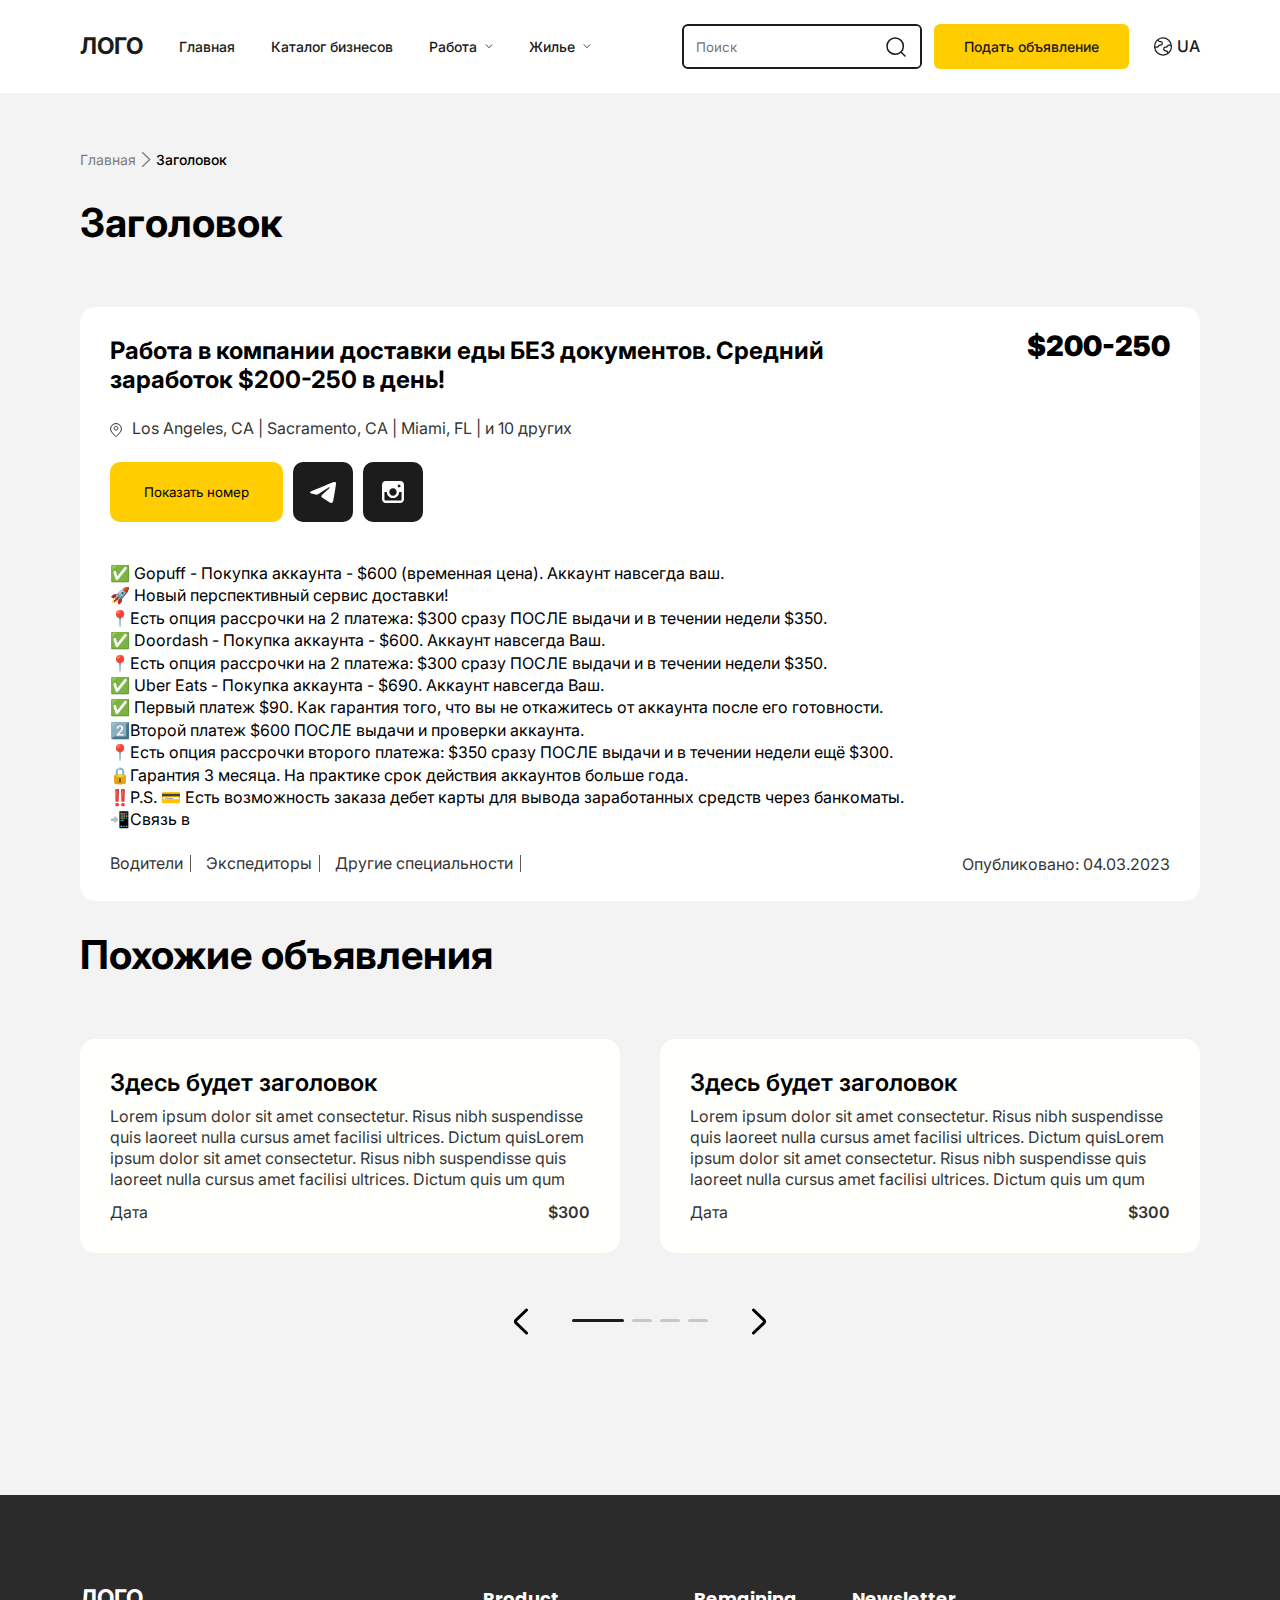
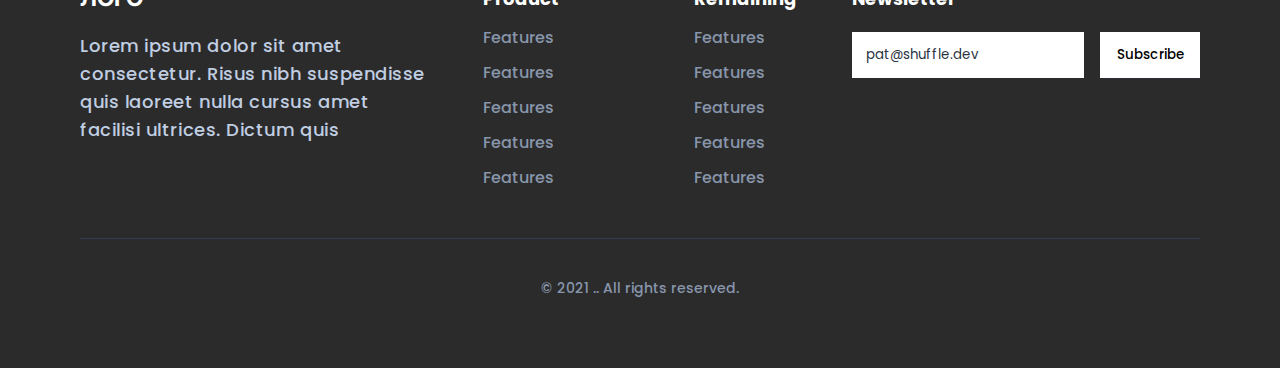
<file: workSingle.html>
<!DOCTYPE html>
<html lang="en">

<head>
	<meta charset="UTF-8">
	<meta http-equiv="X-UA-Compatible" content="IE=edge">
	<meta name="viewport" content="width=device-width">
	<title>Form</title>
	<link rel="preconnect" href="https://fonts.googleapis.com">
	<link rel="preconnect" href="https://fonts.gstatic.com" crossorigin>
	<link
		href="https://fonts.googleapis.com/css2?family=Inter:wght@300;400;500;600;700;900&family=Poppins:wght@400;500;600;700;800&display=swap&_v=20230407201227"
		rel="stylesheet">
		<link rel="stylesheet" href="https://cdn.jsdelivr.net/npm/swiper@9/swiper-bundle.min.css?_v=20230407201227" />
	<link rel="stylesheet" href="css/style.css?_v=20230407201227">
</head>

<body>

	<div class="wrapper">
		<div class="workSingle">

			<header class="header">

				<div class="content ">


					<div class="header__bg"></div>

					<nav class="header__nav d-flex a-i-center j-c-space w100">


						<div class="header__left d-flex a-i-center">

							<a href="#" class="header__logo">ЛОГО</a>

							<ul class="header__list-desc d-flex a-i-center">
								<li class="header__link-item link-hover"><a href="#">Главная</a></li>

								<li class="header__link-item link-hover"><a href="#">Каталог бизнесов</a></li>

								<li class="header__link-item ">


									<div class="d-flex a-i-center header__link-drop-down">
										<span>Работа</span>
										<img src="img/header__arrow.svg" alt="arrow">

										<div class="header__drop-down-body">

											<p class="header__drop-down-space"></p>


											<ul class="header__drop-down-wr">
												<li><a href="#">itemthrhtrh</a></li>
												<li><a href="#">item</a></li>
												<li><a href="#">item</a></li>
												<li><a href="#">item</a></li>
											</ul>



										</div>
								</li>

								<li class="header__link-item ">

									<div class="d-flex a-i-center header__link-drop-down">

										<span>Жилье</span>
										<img src="img/header__arrow.svg" alt="arrow">

										<div class="header__drop-down-body">

											<p class="header__drop-down-space"></p>


											<ul class="header__drop-down-wr">
												<li><a href="#">item</a></li>
												<li><a href="#">item</a></li>
												<li><a href="#">item</a></li>
												<li><a href="#">item</a></li>
											</ul>

											<div>
											</div>

										</div>
								</li>


							</ul>
						</div>

						<div class="header__right d-flex a-i-center">

							<div class="header__search ">
								<input type="text" placeholder="Поиск">
								<button>
									<img src="img/header__search.svg" alt="search">
								</button>
							</div>

							<button class="btn header__btn modal-open">Подать объявление</button>

							<a href="#" class="header__language d-flex a-i-center">
								<img src="img/header__language.svg" alt="map">
								<p>ua</p>
							</a>

							<div class="header__burger"><span></span></div>
						</div>




					</nav>

					<div class="burger__open">
						<div class="content w100">
							<ul class="burger__list">

								<li class="burger__list-item"><a href="#">Главная</a></li>
								<li class="burger__list-item"><a href="#">Каталог бизнесов</a></li>

								<li class="burger__list-item burger__list-opened">
									<div class="d-flex a-i-center j-c-space">
										<p>Работа</p>
										<img src="img/header__arrow.svg" alt="arrow">
									</div>
									<ul class="burger__list-body">
										<li><a href="#">item</a></li>
										<li><a href="#">item</a></li>
										<li><a href="#">item</a></li>
									</ul>
								</li>

								<li class="burger__list-item burger__list-opened">
									<div class="d-flex a-i-center j-c-space">
										<p>Жилье</p>
										<img src="img/header__arrow.svg" alt="arrow">


									</div>
									<ul class="burger__list-body">
										<li><a href="#">item</a></li>
										<li><a href="#">item</a></li>
										<li><a href="#">item</a></li>
									</ul>
								</li>

							</ul>
						</div>

					</div>
				</div>


			</header>

			<main class="content">

				<div class="work__bread-crumbs d-flex a-i-center">
					<a href="/">Главная</a>
					<img src="img/bread-crumbs__arrow.svg" alt="arrow">
					<p>Заголовок</p>
				</div>

				<h4 class="work-single__title">Заголовок</h4>
				
				<div class="work-single__body">

					<div class="work-single__body-title d-flex j-c-space">
						<h5>Работа в компании доставки еды БЕЗ документов. Средний заработок $200-250 в день!</h5>
						<p> $200-250</p>
					</div>

					<div class="work-single__location d-flex a-i-start">
						<img src="img/initial__map.svg" alt="location icon">
						<p>Los Angeles, CA | Sacramento, CA | Miami, FL | и 10 других</p>
					</div>
					
					<div class="work-single__contact d-flex a-i-center">

						<button class="work-single__contact-tell">
							<span>Показать номер</span>
							<p>+380957954255</p>
						</button>

						<div class="d-flex">
							<a href="#" class="work-single__contact-tg">
								<img src="img/work-single__telegram.svg" alt="telegram icon">
							</a><a href="#" class="work-single__contact-fc">
								<img src="img/work-single__instagram.svg" alt="instagram icon">
							</a>
						</div>
					


					</div>

					<p class="work-single__description">
						✅ Gopuff - Покупка аккаунта - $600 (временная цена). Аккаунт навсегда ваш. <br>
						
						🚀 Новый перспективный сервис доставки!<br>
						
						📍Есть опция рассрочки на 2 платежа: $300 сразу ПОСЛЕ выдачи и в течении недели $350.<br>
						
						✅ Doordash - Покупка аккаунта - $600. Аккаунт навсегда Ваш.<br>
						
						📍Есть опция рассрочки на 2 платежа: $300 сразу ПОСЛЕ выдачи и в течении недели $350.<br>
						
						✅ Uber Eats - Покупка аккаунта - $690. Аккаунт навсегда Ваш.<br>
						
						✅ Первый платеж $90. Как гарантия того, что вы не откажитесь от аккаунта после его готовности.<br>

						2️⃣Второй платеж $600 ПОСЛЕ выдачи и проверки аккаунта.<br>
						
						
						📍Есть опция рассрочки второго платежа: $350 сразу ПОСЛЕ выдачи и в течении недели ещё $300.<br>
						
						🔒Гарантия 3 месяца. На практике срок действия аккаунтов больше года.<br>
						
						‼️P.S.
						💳 Есть возможность заказа дебет карты для вывода заработанных средств через банкоматы.<br>
						
						📲Связь в</p>

						<div class="work-single__bottom d-flex a-i-center j-c-space">

							<div class="work-single__filters d-flex a-i-start">
								<p>Водители</p>
								<p>Экспедиторы</p>
								<p>Другие специальности</p>
							</div>

							<div class="work-single__date">Опубликовано: 04.03.2023</div>
						</div>
						


				</div>

				<h4 class="work-single__title">Похожие объявления</h4>

				<div class="work-single__slider">


					

					<div class="work-single__swiper">
						
						<div class="swiper-wrapper">
			
						  <div class="swiper-slide">
							<div class="work-single__slide">
								<h6>Здесь будет заголовок </h6>
								<p>Lorem ipsum dolor sit amet consectetur. Risus nibh suspendisse quis laoreet nulla cursus amet facilisi ultrices. Dictum quisLorem ipsum dolor sit amet consectetur. Risus nibh suspendisse quis laoreet nulla cursus amet facilisi ultrices. Dictum quis um qum </p>
								
								<div class="work-single__slide-more d-flex a-i-center j-c-space">
									<span class="work-single__slide-date">Дата</span>
									<span class="work-single__slide-price">$300</span>
								</div>
		
		
							</div>
						  </div>
						  <div class="swiper-slide">
							<div class="work-single__slide">
								<h6>Здесь будет заголовок </h6>
								<p>Lorem ipsum dolor sit amet consectetur. Risus nibh suspendisse quis laoreet nulla cursus amet facilisi ultrices. Dictum quisLorem ipsum dolor sit amet consectetur. Risus nibh suspendisse quis laoreet nulla cursus amet facilisi ultrices. Dictum quis um qum </p>
								
								<div class="work-single__slide-more d-flex a-i-center j-c-space">
									<span class="work-single__slide-date">Дата</span>
									<span class="work-single__slide-price">$300</span>
								</div>
		
		
							</div>
						  </div>
						  <div class="swiper-slide">
							<div class="work-single__slide">
								<h6>Здесь будет заголовок </h6>
								<p>Lorem ipsum dolor sit amet consectetur. Risus nibh suspendisse quis laoreet nulla cursus amet facilisi ultrices. Dictum quisLorem ipsum dolor sit amet consectetur. Risus nibh suspendisse quis laoreet nulla cursus amet facilisi ultrices. Dictum quis um qum </p>
								
								<div class="work-single__slide-more d-flex a-i-center j-c-space">
									<span class="work-single__slide-date">Дата</span>
									<span class="work-single__slide-price">$300</span>
								</div>
		
		
							</div>
						  </div>
						  <div class="swiper-slide">
							<div class="work-single__slide">
								<h6>Здесь будет заголовок </h6>
								<p>Lorem ipsum dolor sit amet consectetur. Risus nibh suspendisse quis laoreet nulla cursus amet facilisi ultrices. Dictum quisLorem ipsum dolor sit amet consectetur. Risus nibh suspendisse quis laoreet nulla cursus amet facilisi ultrices. Dictum quis um qum </p>
								
								<div class="work-single__slide-more d-flex a-i-center j-c-space">
									<span class="work-single__slide-date">Дата</span>
									<span class="work-single__slide-price">$300</span>
								</div>
		
		
							</div>
						  </div>
						  <div class="swiper-slide">
							<div class="work-single__slide">
								<h6>Здесь будет заголовок </h6>
								<p>Lorem ipsum dolor sit amet consectetur. Risus nibh suspendisse quis laoreet nulla cursus amet facilisi ultrices. Dictum quisLorem ipsum dolor sit amet consectetur. Risus nibh suspendisse quis laoreet nulla cursus amet facilisi ultrices. Dictum quis um qum </p>
								
								<div class="work-single__slide-more d-flex a-i-center j-c-space">
									<span class="work-single__slide-date">Дата</span>
									<span class="work-single__slide-price">$300</span>
								</div>
		
		
							</div>
						  </div>
						
						
						</div>
				</div>
				
				<div class="d-flex a-i-center j-c-center w100 slider__navigation">
					<div class="blog__navigation-prev">
						<img src="img/swiper__arrow.svg" alt="arrow" class="">
					</div>
					<div class="blog__navigation-pagination"></div>
		
					<div class="blog__navigation-next">
						<img src="img/swiper__arrow.svg" alt="arrow" class="">
					</div>
		
				</div>

			</main>

			

<footer>
	<div class="content">

		<div class="footer w100">

			<section class="footer__section h100">
					<a href="#" class="header__logo">ЛОГО</a>
					<p class="footer__p">Lorem ipsum dolor sit amet consectetur. Risus nibh suspendisse quis laoreet nulla cursus amet facilisi ultrices. Dictum quis </p>
			</section>



			<section class="footer__section footer__lists h100 d-flex a-i-start j-c-space">
				<ul>
					<li><h5>Product</h5></li>
					<li><a href="#">Features</a></li>
					<li><a href="#">Features</a></li>
					<li><a href="#">Features</a></li>
					<li><a href="#">Features</a></li>
					<li><a href="#">Features</a></li>
				</ul>

				<ul>
					<li><h5>Remaining</h5></li>
					<li><a href="#">Features</a></li>
					<li><a href="#">Features</a></li>
					<li><a href="#">Features</a></li>
					<li><a href="#">Features</a></li>
					<li><a href="#">Features</a></li>
				</ul>
			</section>


			<section class="footer__section footer__form-wr h100">


				<h5>Newsletter</h5>

				<div class="footer__form">
					<input id="footer__input" type="text" placeholder="pat@shuffle.dev">
					<button>Subscribe</button>
				</div>


			</section>
		</div>

		<div class="footer__bottom d-flex w100 j-c-center">
			<p>© 2021 .. All rights reserved.</p>
		</div>

	</div>
</footer>

		</div>
	</div>

	<div class="modal__wr">
		<div class="modal__body">

			<img src="img/modal__close.svg" alt="close" class="modal__close">

			<h6>Подать объявление</h6>

			<div class="modal__net">
				<a href="/ty" class="modal__net-item">
					<img src="img/services__img-1.svg" alt="work ico">
					<p>Работа</p>
				</a>

				<a href="#" class="modal__net-item">
					<img src="img/services__img-2.svg" alt="dwelling ico">
					<p>Жилье</p>
				</a>

				<a href="#" class="modal__net-item">
					<img src="img/services__img-3.svg" alt="business ico">
					<p>Бизнес</p>
				</a>

			</div>
		</div>
	</div>



	<script src="js/header.js?_v=20230407201227"></script>
	<script src="https://cdn.jsdelivr.net/npm/swiper@9/swiper-bundle.min.js?_v=20230407201227"></script>	
	<script src="js/workSingle.js?_v=20230407201227"></script>
</body>

</html>
</file>
<file: css/style.css>
* {
  padding: 0;
  margin: 0;
  border: 0;
}

*,
*:before,
*:after {
  -webkit-box-sizing: border-box;
  box-sizing: border-box;
}

:focus,
:active {
  outline: none;
}

a:focus,
a:active {
  outline: none;
}

nav,
footer,
header,
aside {
  display: block;
}

html,
body {
  height: 100%;
  width: 100%;
  font-size: 100%;
  line-height: 1;
  font-size: 16px;
  -ms-text-size-adjust: 100%;
  -moz-text-size-adjust: 100%;
  -webkit-text-size-adjust: 100%;
}

input,
button,
textarea {
  font-family: inherit;
}

input::-ms-clear {
  display: none;
}

button {
  cursor: pointer;
}

button::-moz-focus-inner {
  padding: 0;
  border: 0;
}

a,
a:visited {
  text-decoration: none;
}

a:hover {
  text-decoration: none;
}

ul li {
  list-style: none;
}

img {
  vertical-align: top;
}

input::-webkit-input-placeholder {
  opacity: 1;
  -webkit-transition: opacity 0.3s ease;
  transition: opacity 0.3s ease;
}

input::-moz-placeholder {
  opacity: 1;
  -moz-transition: opacity 0.3s ease;
  transition: opacity 0.3s ease;
}

input:-moz-placeholder {
  opacity: 1;
  -moz-transition: opacity 0.3s ease;
  transition: opacity 0.3s ease;
}

input:-ms-input-placeholder {
  opacity: 1;
  -ms-transition: opacity 0.3s ease;
  transition: opacity 0.3s ease;
}

input:focus::-webkit-input-placeholder {
  opacity: 0;
  -webkit-transition: opacity 0.3s ease;
  transition: opacity 0.3s ease;
}

input:focus::-moz-placeholder {
  opacity: 0;
  -moz-transition: opacity 0.3s ease;
  transition: opacity 0.3s ease;
}

input:focus:-moz-placeholder {
  opacity: 0;
  -moz-transition: opacity 0.3s ease;
  transition: opacity 0.3s ease;
}

input:focus:-ms-input-placeholder {
  opacity: 0;
  -ms-transition: opacity 0.3s ease;
  transition: opacity 0.3s ease;
}

textarea {
  resize: none;
}

ul,
li {
  padding: 0;
  margin: 0;
}

button {
  background-color: #fff;
}

body,
html {
  scroll-behavior: smooth;
  -webkit-user-select: none;
     -moz-user-select: none;
      -ms-user-select: none;
          user-select: none;
  -webkit-tap-highlight-color: rgba(0, 0, 0, 0);
  -tap-highlight-color: rgba(0, 0, 0, 0);
  font-family: "Inter";
  line-height: 120%;
  background: #F3F3F3;
}

.scrollNone {
  overflow: hidden;
}

img {
  max-width: 100%;
}

a {
  color: inherit;
}

.content {
  margin: 0 auto;
  max-width: 1220px;
  padding-left: 50px;
  padding-right: 50px;
}

.wrapper {
  position: relative;
  overflow: hidden;
}

.btn {
  background: #FFCD00;
  border-radius: 6px;
  -webkit-transition: all 0.3s linear;
  -o-transition: all 0.3s linear;
  transition: all 0.3s linear;
  color: #1C1C1C;
  white-space: nowrap;
}

.header__link-drop-down {
  cursor: pointer;
}

.img-adaptive {
  position: absolute;
  top: 0;
  left: 0;
  -o-object-fit: cover;
     object-fit: cover;
  width: 100%;
  height: 100%;
}

.message__fixed {
  position: fixed;
  width: 100px;
  height: 100px;
  border-radius: 50%;
  background: #FFCD00;
  position: fixed;
  right: 50px;
  bottom: 50px;
  -webkit-transition: all 0.3s linear;
  -o-transition: all 0.3s linear;
  transition: all 0.3s linear;
  z-index: 999;
}

.message__fixed img {
  width: 40px;
  padding-top: 10%;
}

h2 {
  font-weight: 700;
  line-height: 120%;
  font-size: 42px;
  margin-bottom: 40px;
}

.modal__wr {
  position: fixed;
  width: 100%;
  height: 100%;
  top: 0;
  left: 0;
  background-color: rgba(0, 0, 0, 0.7);
  display: -webkit-box;
  display: -ms-flexbox;
  display: flex;
  -webkit-box-align: center;
      -ms-flex-align: center;
          align-items: center;
  -webkit-box-pack: center;
      -ms-flex-pack: center;
          justify-content: center;
  opacity: 0;
  pointer-events: none;
  -webkit-transition: all 0.3s linear;
  -o-transition: all 0.3s linear;
  transition: all 0.3s linear;
  z-index: 999;
  cursor: pointer;
}

.modal__body {
  background: #F3F3F3;
  border-radius: 15px;
  width: 100%;
  max-width: 1054px;
  position: relative;
  margin-left: 50px;
  margin-right: 50px;
  padding-top: 50px;
  padding-bottom: 50px;
  padding-left: 50px;
  padding-right: 50px;
  -webkit-transform: perspective(600px) translate(0px, -400%) rotateX(110deg);
          transform: perspective(600px) translate(0px, -400%) rotateX(110deg);
  -webkit-transition: all 0.5s linear;
  -o-transition: all 0.5s linear;
  transition: all 0.5s linear;
}

.modal__body h6 {
  text-align: center;
  width: 100%;
  margin-bottom: 45px;
  font-size: 40px;
  font-weight: 700;
  line-height: 120%;
}

.modal__net {
  display: -ms-grid;
  display: grid;
  -ms-grid-columns: 1fr 1fr 1fr;
  grid-template-columns: 1fr 1fr 1fr;
  gap: 24px;
}

.modal__net-item {
  background: #FFFFFC;
  border-radius: 15px;
  display: -webkit-box;
  display: -ms-flexbox;
  display: flex;
  -webkit-box-align: center;
      -ms-flex-align: center;
          align-items: center;
  -webkit-box-pack: center;
      -ms-flex-pack: center;
          justify-content: center;
  -webkit-box-orient: vertical;
  -webkit-box-direction: normal;
      -ms-flex-direction: column;
          flex-direction: column;
  padding-top: 32px;
  padding-bottom: 32px;
  -webkit-transition: all 0.3s linear;
  -o-transition: all 0.3s linear;
  transition: all 0.3s linear;
}

.modal__net-item img {
  width: 60px;
  margin-bottom: 20px;
}

.modal__net-item p {
  font-weight: 600;
  color: #1C1C1C;
  font-size: 24px;
}

.modal__close {
  position: absolute;
  top: 30px;
  right: 30px;
  max-width: 41px;
  padding: 10px;
  cursor: pointer;
}

.modal__wr.active {
  -webkit-transition: all 0.3s linear;
  -o-transition: all 0.3s linear;
  transition: all 0.3s linear;
  opacity: 1;
  pointer-events: all;
}

.modal__wr.active .modal__body {
  -webkit-transform: perspective(600px) translate(0px, 0%) rotateX(0deg);
          transform: perspective(600px) translate(0px, 0%) rotateX(0deg);
  -webkit-transition: all 0.5s linear;
  -o-transition: all 0.5s linear;
  transition: all 0.5s linear;
}

.work {
  padding-top: 150px;
}

.header__burger {
  display: none;
}

.burger__open {
  -webkit-transform: translateX(-100%);
      -ms-transform: translateX(-100%);
          transform: translateX(-100%);
  -webkit-transition: all 0.5s linear;
  -o-transition: all 0.5s linear;
  transition: all 0.5s linear;
  position: absolute;
  padding-top: 40px;
  top: 100%;
  left: 0;
  width: 100vw;
  height: 100vh;
}

.burger__open-active {
  -webkit-transition: all 0.5s linear;
  -o-transition: all 0.5s linear;
  transition: all 0.5s linear;
  -webkit-transform: translateX(0);
      -ms-transform: translateX(0);
          transform: translateX(0);
}

.burger__open-btn-item {
  display: none;
}

header {
  position: fixed;
  top: 0;
  left: 0;
  background-color: #fff;
  width: 100%;
  z-index: 500;
  -webkit-transition: all 0.3s linear;
  -o-transition: all 0.3s linear;
  transition: all 0.3s linear;
  padding: 24px 0;
  color: #1C1C1C;
  font-weight: 500;
}

.header__scroll {
  padding: 15px 0;
  background-color: #fff;
}

.header__logo {
  color: #1C1C1C;
  font-weight: 700;
  line-height: 120%;
  font-size: 23px;
  text-transform: uppercase;
  margin-right: 36px;
}

.header__list-desc {
  -webkit-column-gap: 36px;
     -moz-column-gap: 36px;
          column-gap: 36px;
  row-gap: 10px;
  font-size: 14px;
  -ms-flex-wrap: wrap;
      flex-wrap: wrap;
  margin-right: 15px;
}

.header__link-item img {
  width: 8px;
  margin-left: 8px;
  -webkit-transition: all 0.3s linear;
  -o-transition: all 0.3s linear;
  transition: all 0.3s linear;
}

.header__link-drop-down {
  position: relative;
  cursor: pointer;
}

.header__drop-down-body {
  min-width: 120px;
  position: absolute;
  top: 100%;
  left: 0;
  z-index: 2;
  -webkit-transition: all 0.3s linear;
  -o-transition: all 0.3s linear;
  transition: all 0.3s linear;
  border-radius: 5px;
  opacity: 0;
  pointer-events: none;
  visibility: hidden;
  background-color: #fff;
}

.header__drop-down-body li {
  width: 100%;
  padding: 6px 15px;
  -webkit-transition: all 0.3s linear;
  -o-transition: all 0.3s linear;
  transition: all 0.3s linear;
}

.header__drop-down-body.active {
  opacity: 1;
  pointer-events: all;
  visibility: visible;
}

.header__drop-down-space {
  height: 10px;
  width: 100%;
}

.header__drop-down-wr {
  border: 1px solid #FFCD00;
  border-radius: 5px;
}

.header__btn {
  padding: 14px 30px;
  font-size: 14px;
  font-weight: 500;
}

.header__language {
  margin-left: 24px;
  -webkit-transition: all 0.3s linear;
  -o-transition: all 0.3s linear;
  transition: all 0.3s linear;
}

.header__language img {
  width: 20px;
}

.header__language p {
  margin-left: 4px;
  text-transform: uppercase;
}

.link-hover {
  -webkit-transition: all 0.3s linear;
  -o-transition: all 0.3s linear;
  transition: all 0.3s linear;
}

.burger__list-body {
  margin-top: 10px;
  display: none;
}

.burger__list-body li {
  font-size: 18px;
}

.burger__list-opened img {
  -webkit-transition: all 0.3s linear;
  -o-transition: all 0.3s linear;
  transition: all 0.3s linear;
}

.rotate {
  -webkit-transform: rotate(180deg);
      -ms-transform: rotate(180deg);
          transform: rotate(180deg);
}

.burger__list-body.active {
  display: block;
}

.header__search {
  border: 2px solid #1C1C1C;
  border-radius: 6px;
  height: 45px;
  margin-right: 12px;
  overflow: hidden;
  width: 240px;
  display: -ms-grid;
  display: grid;
  -ms-grid-columns: 0.8fr 0.2fr;
  grid-template-columns: 0.8fr 0.2fr;
}

.header__search input {
  height: 100%;
  border-radius: 6px;
  padding: 12px;
  display: inline-block;
  width: 100%;
}

.header__search button {
  height: 100%;
  display: block;
}

.header__search button img {
  -webkit-transition: all 0.3s linear;
  -o-transition: all 0.3s linear;
  transition: all 0.3s linear;
}

.header__language p {
  margin-top: 0;
}

.cen {
  text-align: center;
}

.upper {
  text-transform: uppercase;
}

.d-flex {
  display: -webkit-box;
  display: -ms-flexbox;
  display: flex;
}

.di-flex {
  display: -webkit-inline-box;
  display: -ms-inline-flexbox;
  display: inline-flex;
}

.b-block {
  display: block;
}

.di-block {
  display: inline-block;
}

.a-i-center {
  -webkit-box-align: center;
      -ms-flex-align: center;
          align-items: center;
}

.a-i-start {
  -webkit-box-align: start;
      -ms-flex-align: start;
          align-items: flex-start;
}

.a-i-end {
  -webkit-box-align: end;
      -ms-flex-align: end;
          align-items: flex-end;
}

.j-c-start {
  -webkit-box-pack: start;
      -ms-flex-pack: start;
          justify-content: start;
}

.j-c-center {
  -webkit-box-pack: center;
      -ms-flex-pack: center;
          justify-content: center;
}

.j-c-end {
  -webkit-box-pack: end;
      -ms-flex-pack: end;
          justify-content: flex-end;
}

.j-c-space {
  -webkit-box-pack: justify;
      -ms-flex-pack: justify;
          justify-content: space-between;
}

.flex-column {
  -webkit-box-orient: vertical;
  -webkit-box-direction: normal;
      -ms-flex-direction: column;
          flex-direction: column;
}

.flex-fill {
  -webkit-box-flex: 1;
      -ms-flex: 1 1 auto;
          flex: 1 1 auto;
}

.re {
  position: relative;
}

.cu-po {
  cursor: pointer;
}

.w100 {
  width: 100%;
}

.h100 {
  height: 100%;
}

.initial {
  padding-top: 310px;
  padding-bottom: 270px;
  position: relative;
  color: #000;
}

.initial__body {
  position: relative;
  z-index: 3;
}

.initial__bg-color {
  display: block;
  width: 100%;
  height: 100%;
  background: rgba(255, 219, 128, 0.32);
  position: absolute;
  -webkit-backdrop-filter: blur(8px);
          backdrop-filter: blur(8px);
  top: 0;
  left: 0;
  z-index: 2;
}

@supports not ((-webkit-backdrop-filter: blur(15px)) or (backdrop-filter: blur(15px))) {
  .initial__bg-color {
    background: rgba(130, 118, 88, 0.612);
  }
}

.initial__body-text {
  text-align: center;
  max-width: 580px;
  -ms-flex-wrap: wrap;
      flex-wrap: wrap;
  color: #fff;
  gap: 12px;
  display: -webkit-box;
  display: -ms-flexbox;
  display: flex;
  -webkit-box-pack: center;
      -ms-flex-pack: center;
          justify-content: center;
  margin: 0 auto;
  margin-top: 24px;
  font-weight: 700;
  font-size: 18px;
}

.initial__body-text li {
  -webkit-transition: all 0.3s linear;
  -o-transition: all 0.3s linear;
  transition: all 0.3s linear;
}

.initial__body-net {
  width: 100%;
  background-color: #fff;
  border-radius: 15px;
  display: -ms-grid;
  display: grid;
  -ms-grid-columns: 0.6fr 0.25fr 0.15fr;
  grid-template-columns: 0.6fr 0.25fr 0.15fr;
}

.initial__search-main {
  font-size: 16px;
  border-right: 2px solid rgba(0, 0, 0, 0.67);
  padding: 27px;
}

.initial__search-main img {
  margin-right: 17px;
}

.initial__search-city {
  border-right: 2px solid rgba(0, 0, 0, 0.67);
  padding-left: 6%;
  padding-right: 6%;
}

.initial__search-button {
  background-color: transparent;
  padding: 27px;
}

.initial__search-button img {
  margin-left: 18px;
}

.initial__city-left {
  font-size: 16px;
}

.initial__city-left img {
  margin-right: 16px;
}

.services {
  padding-top: 150px;
  padding-bottom: 150px;
}

.services__net {
  display: -ms-grid;
  display: grid;
  -ms-grid-columns: 1fr 1fr 1fr;
  grid-template-columns: 1fr 1fr 1fr;
  gap: 45px;
}

.services__net-item {
  background-color: #fff;
  border-radius: 15px;
  padding: 30px;
  padding-top: 35px;
}

.services__net-item img {
  margin-bottom: 16px;
  width: 60px;
}

.services__net-item h3 {
  margin-bottom: 8px;
  font-weight: 600;
  font-size: 24px;
  line-height: 120%;
}

.services__net-item p {
  padding-right: 10%;
  color: #1C1C1C;
  opacity: 0.8;
}

.board {
  padding-bottom: 150px;
}

.content .info .hide {
  display: none;
}

.content .info .show {
  display: block;
}

.board__nav {
  display: -webkit-box;
  display: -ms-flexbox;
  display: flex;
  width: 100%;
  gap: 40px;
  margin-bottom: 40px;
}

.board__nav-item {
  width: 100%;
  display: block;
  background-color: #fff;
  border-radius: 10px;
  padding: 16px 0;
  font-size: 20px;
}

.board__nav-item.active {
  background-color: #FFCD00;
}

.card__more-location img {
  margin-right: 8px;
  width: 12px;
}

.card {
  background: #FFFFFC;
  border-radius: 15px;
  overflow: hidden;
  display: block;
}

.card__main-img {
  position: relative;
  width: 100%;
  height: inherit;
  height: 220px;
}

.card__text {
  margin-top: 30px;
  margin: 30px;
}

.card__text h4 {
  margin-bottom: 8px;
  font-weight: 600;
  font-size: 24px;
}

.card__text p {
  opacity: 0.65;
  font-size: 16px;
  line-height: 135%;
  margin-bottom: 14px;
}

.slider__navigation-next,
.slider__navigation-prev,
.blog__navigation-prev,
.blog__navigation-next {
  padding: 10px;
  cursor: pointer;
}

.slider__navigation-next,
.blog__navigation-next {
  -webkit-transform: rotate(-180deg);
      -ms-transform: rotate(-180deg);
          transform: rotate(-180deg);
}

.swiper__navigation-pagination,
.blog__navigation-pagination {
  margin-left: 30px;
  margin-right: 30px;
}

.slider__navigation {
  margin-top: 45px;
}

.swiper-pagination-bullets.swiper-pagination-horizontal {
  width: auto;
}

.swiper-pagination-bullet {
  width: 20px;
  height: 3px;
  background: #1C1C1C;
  border-radius: 2px;
}

.swiper-pagination-bullet-active {
  width: 52px;
}

.swiper__navigation-pagination {
  -webkit-transition: all 0.3s linear;
  -o-transition: all 0.3s linear;
  transition: all 0.3s linear;
}

.swiper-horizontal > .swiper-pagination-bullets,
.swiper-pagination-bullets.swiper-pagination-horizontal,
.swiper-pagination-custom,
.swiper-pagination-fraction {
  padding-bottom: 9px;
}

.addNote {
  margin-bottom: 150px;
  background-color: #fff;
}

.addNote__net {
  display: -ms-grid;
  display: grid;
  -ms-grid-columns: 0.3fr 0.4fr 0.3fr;
  grid-template-columns: 0.3fr 0.4fr 0.3fr;
  place-items: center;
}

.addNote__net-button {
  padding-left: 8%;
  padding-right: 8%;
  width: 100%;
}

.addNote__net-button button {
  width: 100%;
  padding-top: 24px;
  padding-bottom: 24px;
  font-weight: 600;
  font-size: 20px;
}

.addNote__net-item {
  display: -webkit-box;
  display: -ms-flexbox;
  display: flex;
  -webkit-box-align: center;
      -ms-flex-align: center;
          align-items: center;
  -webkit-box-pack: center;
      -ms-flex-pack: center;
          justify-content: center;
  height: 100%;
}

.addNote__net-item img {
  height: 100%;
}

.blog {
  padding-bottom: 150px;
}

.blog__slider {
  overflow: hidden;
}

.work__bread-crumbs {
  font-size: 14px;
  margin-bottom: 30px;
}

.work__bread-crumbs img {
  width: 10px;
  margin: 0 5px;
}

.work__bread-crumbs a {
  opacity: 0.5;
}

.work__bread-crumbs p {
  font-weight: 500;
}

.work__nav {
  margin-bottom: 40px;
}

.work-tab.active {
  background: #FFCD00;
}

.work__tabs-wr {
  margin-bottom: 13px;
}

.work-tab,
.work__resume {
  padding: 20px 40px;
  border-radius: 10px;
}

.drop-down__arrow {
  -webkit-transform: rotate(-90deg);
      -ms-transform: rotate(-90deg);
          transform: rotate(-90deg);
  width: 12px;
}

.work__current-category,
.work__current-city {
  position: relative;
}

.work__current-category,
.work__current-city,
.work__open-filters {
  background-color: #fff;
  border-radius: 10px;
  border-bottom: 1px solid transparent;
  cursor: pointer;
  min-width: 100%;
}

.work__current-category.active,
.work__current-city.active {
  border-radius: 10px 10px 0 0;
  border-bottom: 1px solid #E6E6E6;
}

.work__current-category.active .current-city__label img,
.work__current-category.active .current-category__label img,
.work__current-city.active .current-city__label img,
.work__current-city.active .current-category__label img {
  -webkit-transition: all 0.3s linear;
  -o-transition: all 0.3s linear;
  transition: all 0.3s linear;
  -webkit-transform: rotate(90deg);
      -ms-transform: rotate(90deg);
          transform: rotate(90deg);
}

.current-city__label,
.current-category__label {
  padding: 20px 24px;
}

.current-city__label img,
.current-category__label img {
  -webkit-transition: all 0.3s linear;
  -o-transition: all 0.3s linear;
  transition: all 0.3s linear;
  margin-left: 7px;
}

.current-city__body,
.current-category__body {
  border-radius: 0 0 10px 10px;
  position: absolute;
  background-color: #fff;
  top: 100%;
  left: 0;
  z-index: 2;
  width: 100%;
  visibility: hidden;
  opacity: 0;
  pointer-events: none;
  -webkit-transform: translateY(-20px);
      -ms-transform: translateY(-20px);
          transform: translateY(-20px);
  -webkit-transition: all 0.3s linear;
  -o-transition: all 0.3s linear;
  transition: all 0.3s linear;
  padding-top: 10px;
  padding-bottom: 10px;
}

.current-city__body li,
.current-category__body li {
  padding: 10px 24px;
  opacity: 0.65;
}

.current-city__body.active,
.current-category__body.active {
  opacity: 1;
  pointer-events: all;
  visibility: visible;
  -webkit-transform: translateY(1px);
      -ms-transform: translateY(1px);
          transform: translateY(1px);
}

.current-category__body {
  z-index: 3;
}

.work__filters {
  display: -ms-grid;
  display: grid;
  gap: 12px;
  -ms-grid-columns: 0.5fr 0.3fr 0.2fr;
  grid-template-columns: 0.5fr 0.3fr 0.2fr;
}

.work__open-filters {
  -webkit-transition: all 0.3s linear;
  -o-transition: all 0.3s linear;
  transition: all 0.3s linear;
  padding: 20px 24px;
}

.work__open-filters img {
  margin-right: 16px;
}

.work__resume-mobile {
  display: none;
  margin-top: 20px;
}

.work__resume-desc {
  display: block;
}

.work__tabs {
  gap: 12px;
}

.work__net,
.work__pagination,
.work__subfooter,
.work__subfooter-wr:not(:last-child) {
  margin-bottom: 60px;
}

.work__subfooter h4 {
  margin-bottom: 16px;
  font-weight: 600;
  color: #000;
  line-height: 120%;
  font-size: 24px;
}

.work__subfooter p {
  font-size: 16px;
  opacity: 0.8;
  line-height: 130%;
}

.work__net-item {
  display: -ms-grid;
  display: grid;
  -ms-grid-columns: 0.3fr 0.7fr;
  grid-template-columns: 0.3fr 0.7fr;
  background: #FFFFFC;
  border-radius: 15px;
}

.work__net-item:not(:last-child) {
  margin-bottom: 20px;
}

.work__card-main-img {
  height: 100%;
  position: relative;
  border-radius: 15px 0 0 15px;
  overflow: hidden;
  width: 100%;
}

.work__card-text {
  padding: 30px;
}

.work__cardr-title {
  margin-bottom: 10px;
  font-size: 24px;
  font-weight: 600;
  line-height: 120%;
}

.work__card-p {
  margin-bottom: 10px;
  opacity: 0.65;
  color: #000;
  font-size: 16px;
  line-height: 125%;
}

.card__info {
  opacity: 0.8;
  font-size: 16px;
}

.card__info-city {
  margin-right: 12px;
}

.card__info-city img {
  margin-right: 6px;
}

::-moz-selection {
  color: #fff;
  background: #17a2b8;
}

::selection {
  color: #fff;
  background: #17a2b8;
}

.wrapper-range {
  width: 100%;
  background: #fff;
  margin-top: 40px;
}

header h2 {
  font-size: 24px;
  font-weight: 600;
}

header p {
  margin-top: 5px;
  font-size: 16px;
}

.price-input {
  width: 100%;
  display: -webkit-box;
  display: -ms-flexbox;
  display: flex;
  margin-top: 90px;
  margin-bottom: 90px;
}

.price-input .field {
  display: -webkit-box;
  display: -ms-flexbox;
  display: flex;
  width: 100%;
  -webkit-box-align: center;
      -ms-flex-align: center;
          align-items: center;
}

.field input {
  width: 100%;
  outline: none;
  font-size: 19px;
  background: #F3F3F3;
  border-radius: 10px;
  padding-left: 20px;
  height: 60px;
  -moz-appearance: textfield;
  color: rgba(28, 28, 28, 0.7058823529);
}

input[type=number]::-webkit-outer-spin-button,
input[type=number]::-webkit-inner-spin-button {
  -webkit-appearance: none;
}

.slider {
  height: 5px;
  position: relative;
  background: #ddd;
  border-radius: 5px;
}

.slider .progress {
  height: 100%;
  left: 0%;
  right: 50%;
  position: absolute;
  border-radius: 5px;
  background: #1C1C1C;
}

.range-input {
  position: relative;
}

.range-input input {
  position: absolute;
  width: 100%;
  height: 5px;
  top: -5px;
  background: none;
  pointer-events: none;
  -webkit-appearance: none;
  -moz-appearance: none;
}

input[type=range]::-webkit-slider-thumb {
  border-radius: 50%;
  background: #FFCD00;
  border-radius: 5px;
  width: 40px;
  height: 40px;
  cursor: pointer;
  pointer-events: auto;
  -webkit-appearance: none;
  -webkit-box-shadow: 0 0 6px rgba(0, 0, 0, 0.05);
          box-shadow: 0 0 6px rgba(0, 0, 0, 0.05);
}

input[type=range]::-moz-range-thumb {
  width: 40px;
  height: 40px;
  border: none;
  border-radius: 50%;
  background: #FFCD00;
  border-radius: 5px;
  pointer-events: auto;
  -moz-appearance: none;
  box-shadow: 0 0 6px rgba(0, 0, 0, 0.05);
}

.filters__wr {
  position: fixed;
  top: 0;
  left: 0;
  background-color: rgba(0, 0, 0, 0.7);
  width: 100%;
  height: 100%;
  min-height: 100%;
  z-index: 9999999;
  overflow: auto;
}

.filters__body {
  max-width: 1160px;
  height: auto;
  margin-left: 50px;
  margin-right: 50px;
  background-color: #fff;
  border-radius: 10px;
  margin-top: 170px;
  margin-bottom: 170px;
  padding-top: 32px;
  padding-bottom: 32px;
  padding-left: 60px;
  padding-right: 60px;
}

.filters__body label {
  cursor: pointer;
}

.filters__body h5 {
  margin-bottom: 80px;
  font-size: 24px;
  font-weight: 600;
  line-height: 120%;
}

.filters__body h4 {
  font-weight: 700;
  font-size: 42px;
  line-height: 120%;
  margin-bottom: 10px;
}

.filters__price p {
  opacity: 0.8;
  margin-bottom: 60px;
}

.price__graph {
  margin-bottom: 12px;
}

.field span {
  width: 100%;
  text-align: left;
  display: block;
  margin-bottom: 20px;
}

.el {
  height: 600px;
  display: block;
}

.price-input {
  gap: 40px;
}

.price__graph {
  overflow: hidden;
  position: relative;
  display: -ms-grid;
  display: grid;
  -ms-grid-columns: (1fr)[31];
  grid-template-columns: repeat(31, 1fr);
  height: 180px;
  width: 100%;
  gap: 14px;
  place-items: end;
}

.price__graph span {
  background: #FFCD00;
  border-radius: 10px;
  width: 100%;
  z-index: 2;
}

.price__graph-item1,
.price__graph-item2,
.price__graph-item16,
.price__graph-item17 {
  height: 33%;
}

.price__graph-item3,
.price__graph-item4,
.price__graph-item5,
.price__graph-item18,
.price__graph-item19,
.price__graph-item20 {
  height: 11%;
}

.price__graph-item6,
.price__graph-item7,
.price__graph-item21,
.price__graph-item22 {
  height: 22%;
}

.price__graph-item8,
.price__graph-item9,
.price__graph-item23,
.price__graph-item24 {
  height: 72%;
}

.price__graph-item10,
.price__graph-item25 {
  height: 100%;
}

.price__graph-item11,
.price__graph-item26 {
  height: 72%;
}

.price__graph-item12,
.price__graph-item13,
.price__graph-item27,
.price__graph-item28 {
  height: 44%;
}

.price__graph-item14,
.price__graph-item29 {
  height: 33%;
}

.price__graph-item15,
.price__graph-item30,
.price__graph-item31 {
  height: 22%;
}

.price__graph-bg,
.price__graph-bg2 {
  position: absolute;
  top: 0;
  right: 100%;
  width: 100%;
  height: 100%;
  background-color: #fff;
  opacity: 0.8;
  z-index: 5;
}

.price__graph-bg2 {
  left: 50%;
  right: auto;
}

.filters__type h4 {
  margin-bottom: 38px;
}

.filters__type-net {
  display: -ms-grid;
  display: grid;
  -ms-grid-columns: (1fr)[4];
  grid-template-columns: repeat(4, 1fr);
  gap: 5px;
}

.checkbox-custom-label {
  font-size: 20px;
  line-height: 120%;
}

.filters__type-item {
  margin-bottom: 20px;
  display: -webkit-box;
  display: -ms-flexbox;
  display: flex;
  -webkit-box-align: center;
      -ms-flex-align: center;
          align-items: center;
}

.filters__type-item p {
  margin-left: 30px;
}

.checkbox-custom-label {
  width: 30px;
  height: 30px;
  border: 2px solid #E8E8E8;
  border-radius: 4px;
  -webkit-transition: all 0.3s linear;
  -o-transition: all 0.3s linear;
  transition: all 0.3s linear;
  position: relative;
}

.checkbox-custom-label:after {
  content: url("../img/filters__checkbox-check.svg");
  position: absolute;
  top: 50%;
  left: 50%;
  width: 17px;
  height: auto;
  display: block;
  -webkit-transform: translate(-50%, -50%);
      -ms-transform: translate(-50%, -50%);
          transform: translate(-50%, -50%);
  opacity: 0;
  -webkit-transition: all 0.3s linear;
  -o-transition: all 0.3s linear;
  transition: all 0.3s linear;
}

.checkbox-custom {
  display: none;
}

.checkbox-custom:checked ~ label {
  background: #FFCD00;
  border: 2px solid #E9BC04;
  -webkit-box-shadow: 0px 1px 2px rgba(0, 0, 0, 0.05);
          box-shadow: 0px 1px 2px rgba(0, 0, 0, 0.05);
}

.checkbox-custom:checked ~ label:after {
  opacity: 1;
}

.filters__count {
  margin-top: 70px;
  margin-bottom: 80px;
}

.filters__count h4 {
  margin-bottom: 40px;
}

.filters__count-net {
  -webkit-box-pack: start;
      -ms-flex-pack: start;
          justify-content: flex-start;
  -ms-flex-wrap: wrap;
      flex-wrap: wrap;
  -webkit-column-gap: 35px;
     -moz-column-gap: 35px;
          column-gap: 35px;
  row-gap: 10px;
}

.filters__count-net button {
  background: #F3F3F3;
  border-radius: 10px;
  padding: 20px 34px;
  -webkit-transition: all 0.3s linear;
  -o-transition: all 0.3s linear;
  transition: all 0.3s linear;
  color: rgba(28, 28, 28, 0.6196078431);
}

.filters__count-net button.active {
  background: #FFCD00;
}

.filters__section-text h6 {
  font-weight: 600;
  line-height: 120%;
  font-size: 24px;
  margin-bottom: 6px;
}

.filters__section-text p {
  max-width: 50%;
  opacity: 0.8;
  font-size: 14px;
}

.filters__section-change label {
  background: #F3F3F3;
  border-radius: 15px;
  width: 115px;
  height: 60px;
  display: block;
  position: relative;
  -webkit-transition: all 0.3s linear;
  -o-transition: all 0.3s linear;
  transition: all 0.3s linear;
  cursor: pointer;
}

.filters__section-change label:after {
  content: "";
  display: block;
  width: 52px;
  height: 54px;
  background: #C1C1C1;
  border: 2px solid #E8E8E8;
  position: absolute;
  top: 50%;
  -webkit-transform: translateY(-50%);
      -ms-transform: translateY(-50%);
          transform: translateY(-50%);
  border-radius: 15px;
  left: 4px;
  -webkit-transition: all 0.3s linear;
  -o-transition: all 0.3s linear;
  transition: all 0.3s linear;
}

.filters__section-change input:checked ~ label:after {
  background: #FFCD00;
  border-color: #E9BC04;
  left: calc(100% - 4px);
  -webkit-transform: translate(-100%, -50%);
      -ms-transform: translate(-100%, -50%);
          transform: translate(-100%, -50%);
}

.filters__section-change input {
  display: none;
}

.filters__section {
  margin-bottom: 24px;
}

.filters__possibility h4 {
  margin-bottom: 40px;
}

.filters__wr {
  opacity: 0;
  pointer-events: none;
  visibility: hidden;
  -webkit-transition: all 0.5s linear;
  -o-transition: all 0.5s linear;
  transition: all 0.5s linear;
}

.filters__body {
  -webkit-transform: perspective(600px) translate(0px, -400%) rotateX(110deg);
          transform: perspective(600px) translate(0px, -400%) rotateX(110deg);
  -webkit-transition: all 0.5s linear;
  -o-transition: all 0.5s linear;
  transition: all 0.5s linear;
  margin-left: auto;
  margin-right: auto;
}

.filters__wr.active {
  pointer-events: all;
  visibility: visible;
  opacity: 1;
  -webkit-transition: all 0.5s linear;
  -o-transition: all 0.5s linear;
  transition: all 0.5s linear;
}

.filters__wr.active .filters__body {
  -webkit-transition: all 0.5s linear;
  -o-transition: all 0.5s linear;
  transition: all 0.5s linear;
  -webkit-transform: perspective(600px) translate(0%, 0%) rotateX(0deg);
          transform: perspective(600px) translate(0%, 0%) rotateX(0deg);
}

.filters__close {
  padding: 10px;
  right: 12px;
  top: 12px;
  position: absolute;
  width: 40px;
  height: 40px;
  cursor: pointer;
}

.form main {
  padding-top: 150px;
  padding-bottom: 150px;
}

.form main input,
.form main textarea {
  background: #FFFFFC;
  border-radius: 10px;
  height: 60px;
  padding: 16px 20px;
  font-weight: 500;
  line-height: 120%;
  display: block;
  width: 100%;
  font-size: 16px;
  -webkit-transition: all 0.3s linear;
  -o-transition: all 0.3s linear;
  transition: all 0.3s linear;
  border: 1px solid transparent;
}

.form main input::-webkit-input-placeholder, .form main textarea::-webkit-input-placeholder {
  opacity: 0.65;
}

.form main input::-moz-placeholder, .form main textarea::-moz-placeholder {
  opacity: 0.65;
}

.form main input:-ms-input-placeholder, .form main textarea:-ms-input-placeholder {
  opacity: 0.65;
}

.form main input::-ms-input-placeholder, .form main textarea::-ms-input-placeholder {
  opacity: 0.65;
}

.form main input::placeholder,
.form main textarea::placeholder {
  opacity: 0.65;
}

.form main textarea {
  height: 200px;
}

.form section {
  margin-bottom: 45px;
  gap: 40px;
}

.form section label {
  margin-bottom: 20px;
  font-size: 20px;
  color: #000000;
  line-height: 120%;
  display: block;
}

.form section label span {
  color: #CC0D0D;
}

.form h4 {
  font-weight: 700;
  font-size: 40px;
  line-height: 120%;
  margin-bottom: 60px;
}

.form__type,
.form__information,
.form__contact,
.form__more {
  display: -ms-grid;
  display: grid;
  -ms-grid-columns: 1fr 1fr;
  grid-template-columns: 1fr 1fr;
}

.form__social-networks {
  gap: 40px;
  width: 100%;
}

.form__social-networks-tg,
.form__social-networks-fc {
  -webkit-box-flex: 0;
      -ms-flex: 0 1 50%;
          flex: 0 1 50%;
}

.form__file-wr {
  position: relative;
  height: 260px;
  background-color: #fff;
  border-radius: 10px;
  display: -webkit-box;
  display: -ms-flexbox;
  display: flex;
  -webkit-box-align: center;
      -ms-flex-align: center;
          align-items: center;
  -webkit-box-pack: center;
      -ms-flex-pack: center;
          justify-content: center;
  padding: 15px;
}

.form__file-wr input {
  width: 100%;
  height: 100%;
  min-height: 100%;
  opacity: 0;
  position: absolute;
  top: 0;
  left: 0;
  z-index: 2;
}

.form__file-wr img {
  width: 70px;
  margin-bottom: 30px;
}

.form__file-wr h6 {
  margin-bottom: 10px;
  font-weight: 600;
  font-size: 24px;
  line-height: 120%;
}

.form__file-wr p,
.form__file-wr span {
  font-size: 20px;
  line-height: 120%;
}

.form__file-wr p {
  margin-bottom: 5px;
}

.form__checkbox {
  margin-top: 80px;
}

.form__checkbox label {
  cursor: pointer;
}

.form main .form__checkbox input {
  display: none;
}

.current-city__label,
.current-category__label {
  border-radius: 10px;
  border: 1px solid transparent;
  -webkit-transition: all 0.3s linear;
  -o-transition: all 0.3s linear;
  transition: all 0.3s linear;
}

.workSingle main {
  padding-top: 150px;
  padding-bottom: 150px;
}

.workSingle .work__bread-crumbs {
  margin-bottom: 0;
}

.work-single__title {
  padding-top: 30px;
  font-weight: 700;
  font-size: 40px;
  line-height: 120%;
  padding-bottom: 60px;
}

.work-single__body {
  padding-top: 30px;
  padding-bottom: 24px;
  padding-left: 30px;
  padding-right: 30px;
  background-color: #fff;
  border-radius: 15px;
}

.work-single__body-title {
  margin-bottom: 24px;
}

.work-single__body-title h5 {
  -webkit-box-flex: 0;
      -ms-flex: 0 1 70%;
          flex: 0 1 70%;
  font-size: 24px;
  line-height: 120%;
}

.work-single__body-title p {
  display: -webkit-box;
  display: -ms-flexbox;
  display: flex;
  -webkit-box-align: start;
      -ms-flex-align: start;
          align-items: flex-start;
  font-weight: 900;
  -webkit-box-pack: end;
      -ms-flex-pack: end;
          justify-content: flex-end;
  font-size: 28px;
  -webkit-box-flex: 0;
      -ms-flex: 0 1 30%;
          flex: 0 1 30%;
}

.work-single__location {
  margin-bottom: 24px;
}

.work-single__location img {
  width: 12px;
  margin-right: 10px;
  padding-top: 4px;
}

.work-single__location p {
  opacity: 0.8;
}

.work-single__contact {
  margin-bottom: 40px;
}

.work-single__contact button:not(:last-child),
.work-single__contact a:not(:last-child) {
  margin-right: 10px;
}

.work-single__contact button,
.work-single__contact a {
  height: 60px;
  border-radius: 10px;
}

.work-single__contact .work-single__contact-tell {
  background: #FFCD00;
  -webkit-transition: all 0.3s linear;
  -o-transition: all 0.3s linear;
  transition: all 0.3s linear;
  padding-left: 34px;
  padding-right: 34px;
}

.work-single__contact .work-single__contact-tell p {
  display: none;
}

.work-single__contact .work-single__contact-tg,
.work-single__contact .work-single__contact-fc {
  background: #1C1C1C;
  width: 60px;
  min-width: 60px;
  display: -webkit-box;
  display: -ms-flexbox;
  display: flex;
  -webkit-box-align: center;
      -ms-flex-align: center;
          align-items: center;
  -webkit-box-pack: center;
      -ms-flex-pack: center;
          justify-content: center;
}

.work-single__description {
  margin-bottom: 24px;
  line-height: 140%;
  font-size: 16px;
}

.work-single__bottom {
  font-size: 16px;
  opacity: 0.8;
}

.work-single__filters {
  -ms-flex-wrap: wrap;
      flex-wrap: wrap;
}

.work-single__filters p {
  margin-right: 15px;
  border-right: 1px solid rgba(0, 0, 0, 0.8);
  padding-right: 7px;
  line-height: 110%;
  margin-bottom: 5px;
}

.work-single__date {
  text-align: right;
  margin-bottom: auto;
}

.work-single__slide {
  background: #FFFFFC;
  border-radius: 15px;
  padding-top: 30px;
  padding-bottom: 30px;
  padding-left: 30px;
  padding-right: 30px;
}

.work-single__slide h6 {
  font-weight: 600;
  margin-bottom: 8px;
  line-height: 120%;
  font-size: 24px;
}

.work-single__slide p {
  opacity: 0.8;
  line-height: 130%;
  margin-bottom: 14px;
}

.work-single__slide-more {
  opacity: 0.8;
}

.work-single__slide-price {
  font-weight: 600;
}

.work-single__swiper {
  overflow: hidden;
}

footer {
  background: #2B2B2B;
  font-family: "Poppins";
}

footer .header__logo {
  font-family: "Inter";
  color: #fff;
}

footer h5 {
  font-weight: 700;
  color: #FFFFFF;
  line-height: 150%;
  font-size: 18px;
}

footer a {
  -webkit-transition: all 0.3s linear;
  -o-transition: all 0.3s linear;
  transition: all 0.3s linear;
}

.footer {
  padding-top: 90px;
  padding-bottom: 50px;
  border-bottom: 1px solid #333F51;
  display: -ms-grid;
  display: grid;
  -ms-grid-columns: 1fr 1fr 1fr;
  grid-template-columns: 1fr 1fr 1fr;
  gap: 38px;
}

.footer__bottom {
  padding-top: 40px;
  font-size: 14px;
  color: #8896AB;
  font-weight: 500;
  padding-bottom: 70px;
}

.footer__p {
  padding-top: 20px;
  color: #C0CEE2;
  font-weight: 500;
  line-height: 156%;
  font-size: 18px;
  letter-spacing: 0.03em;
}

.footer__section li:not(:last-child) {
  margin-bottom: 16px;
}

.footer__section li {
  color: #8896AB;
  font-weight: 500;
  font-size: 16px;
  -webkit-transition: all 0.3s linear;
  -o-transition: all 0.3s linear;
  transition: all 0.3s linear;
}

.footer__form-wr h5 {
  margin-bottom: 20px;
}

.footer__form-wr input {
  height: 46px;
  padding: 11px 14px;
}

.footer__form-wr input::-webkit-input-placeholder {
  color: #2A3342;
}

.footer__form-wr input::-moz-placeholder {
  color: #2A3342;
}

.footer__form-wr input:-ms-input-placeholder {
  color: #2A3342;
}

.footer__form-wr input::-ms-input-placeholder {
  color: #2A3342;
}

.footer__form-wr input::placeholder {
  color: #2A3342;
}

.footer__form {
  width: 100%;
  gap: 16px;
  display: -ms-grid;
  display: grid;
  -ms-grid-columns: 0.7fr 0.3fr;
  grid-template-columns: 0.7fr 0.3fr;
}

.footer__form input {
  display: block;
  max-width: 100%;
  width: 100%;
}

.footer__form button {
  width: 100%;
  height: 46px;
  background-color: #fff;
  -webkit-box-shadow: 0px 1px 2px rgba(105, 81, 255, 0.05);
          box-shadow: 0px 1px 2px rgba(105, 81, 255, 0.05);
  font-weight: 500;
}

.footer__lists {
  padding-left: 5%;
  padding-right: 5%;
}

@media (max-width: 1260px) {
  .content {
    padding-left: calc(15px + 35 * ((100vw - 320px) / 1260));
  }

  .content {
    padding-right: calc(15px + 35 * ((100vw - 320px) / 1260));
  }

  .message__fixed {
    width: calc(72px + 28 * ((100vw - 320px) / 1260));
  }

  .message__fixed {
    height: calc(72px + 28 * ((100vw - 320px) / 1260));
  }

  .message__fixed {
    right: calc(15px + 35 * ((100vw - 320px) / 1260));
  }

  .message__fixed {
    bottom: calc(15px + 35 * ((100vw - 320px) / 1260));
  }

  h2 {
    font-size: calc(26px + 16 * ((100vw - 320px) / 1260));
  }

  h2 {
    margin-bottom: calc(20px + 20 * ((100vw - 320px) / 1260));
  }

  .modal__body {
    margin-left: calc(15px + 35 * ((100vw - 320px) / 1260));
  }

  .modal__body {
    margin-right: calc(15px + 35 * ((100vw - 320px) / 1260));
  }

  .modal__body {
    padding-top: calc(16px + 34 * ((100vw - 320px) / 1260));
  }

  .modal__body {
    padding-bottom: calc(36px + 14 * ((100vw - 320px) / 1260));
  }

  .modal__body {
    padding-left: calc(16px + 34 * ((100vw - 320px) / 1260));
  }

  .modal__body {
    padding-right: calc(16px + 34 * ((100vw - 320px) / 1260));
  }

  .modal__body h6 {
    margin-bottom: calc(20px + 25 * ((100vw - 320px) / 1260));
  }

  .modal__body h6 {
    font-size: calc(18px + 22 * ((100vw - 320px) / 1260));
  }

  .modal__net {
    gap: calc(10px + 14 * ((100vw - 320px) / 1260));
  }

  .modal__net-item p {
    font-size: calc(16px + 8 * ((100vw - 320px) / 1260));
  }

  .modal__close {
    top: calc(8px + 22 * ((100vw - 320px) / 1260));
  }

  .modal__close {
    right: calc(8px + 22 * ((100vw - 320px) / 1260));
  }

  .work {
    padding-top: calc(120px + 30 * ((100vw - 320px) / 1260));
  }

  .header__list-desc {
    -webkit-column-gap: calc(20px + 16 * ((100vw - 320px) / 1260));
       -moz-column-gap: calc(20px + 16 * ((100vw - 320px) / 1260));
            column-gap: calc(20px + 16 * ((100vw - 320px) / 1260));
  }

  .initial {
    padding-top: calc(200px + 110 * ((100vw - 320px) / 1260));
  }

  .initial {
    padding-bottom: calc(100px + 170 * ((100vw - 320px) / 1260));
  }

  .initial__body-text {
    gap: calc(32px + -20 * ((100vw - 320px) / 1260));
  }

  .initial__body-text {
    margin-top: calc(36px + -12 * ((100vw - 320px) / 1260));
  }

  .initial__body-text {
    font-size: calc(12px + 6 * ((100vw - 320px) / 1260));
  }

  .initial__search-main img {
    margin-right: calc(24px + -7 * ((100vw - 320px) / 1260));
  }

  .initial__city-left {
    font-size: calc(14px + 2 * ((100vw - 320px) / 1260));
  }

  .services {
    padding-top: calc(80px + 70 * ((100vw - 320px) / 1260));
  }

  .services {
    padding-bottom: calc(80px + 70 * ((100vw - 320px) / 1260));
  }

  .services__net {
    gap: calc(20px + 25 * ((100vw - 320px) / 1260));
  }

  .services__net-item {
    padding: calc(16px + 14 * ((100vw - 320px) / 1260));
  }

  .services__net-item {
    padding-top: calc(20px + 15 * ((100vw - 320px) / 1260));
  }

  .services__net-item img {
    margin-bottom: calc(8px + 8 * ((100vw - 320px) / 1260));
  }

  .services__net-item img {
    width: calc(40px + 20 * ((100vw - 320px) / 1260));
  }

  .services__net-item h3 {
    font-size: calc(18px + 6 * ((100vw - 320px) / 1260));
  }

  .board {
    padding-bottom: calc(80px + 70 * ((100vw - 320px) / 1260));
  }

  .board__nav {
    gap: calc(16px + 24 * ((100vw - 320px) / 1260));
  }

  .board__nav-item {
    font-size: calc(14px + 6 * ((100vw - 320px) / 1260));
  }

  .card__text {
    margin: calc(16px + 14 * ((100vw - 320px) / 1260));
  }

  .card__text h4 {
    font-size: calc(18px + 6 * ((100vw - 320px) / 1260));
  }

  .swiper__navigation-pagination,
  .blog__navigation-pagination {
    margin-left: calc(0px + 30 * ((100vw - 320px) / 1260));
  }

  .swiper__navigation-pagination,
  .blog__navigation-pagination {
    margin-right: calc(0px + 30 * ((100vw - 320px) / 1260));
  }

  .slider__navigation {
    margin-top: calc(30px + 15 * ((100vw - 320px) / 1260));
  }

  .swiper-pagination-bullet {
    width: calc(16px + 4 * ((100vw - 320px) / 1260));
  }

  .swiper-pagination-bullet-active {
    width: calc(25px + 27 * ((100vw - 320px) / 1260));
  }

  .addNote {
    margin-bottom: calc(80px + 70 * ((100vw - 320px) / 1260));
  }

  .addNote__net-button button {
    font-size: calc(14px + 6 * ((100vw - 320px) / 1260));
  }

  .blog {
    padding-bottom: calc(80px + 70 * ((100vw - 320px) / 1260));
  }

  .work__tabs-wr {
    margin-bottom: calc(20px + -7 * ((100vw - 320px) / 1260));
  }

  .work__net,
  .work__pagination,
  .work__subfooter,
  .work__subfooter-wr:not(:last-child) {
    margin-bottom: calc(40px + 20 * ((100vw - 320px) / 1260));
  }

  .work__subfooter h4 {
    font-size: calc(18px + 6 * ((100vw - 320px) / 1260));
  }

  .work__subfooter p {
    font-size: calc(12px + 4 * ((100vw - 320px) / 1260));
  }

  .work__card-text {
    padding: calc(16px + 14 * ((100vw - 320px) / 1260));
  }

  .work__cardr-title {
    font-size: calc(18px + 6 * ((100vw - 320px) / 1260));
  }

  .work__card-p {
    font-size: calc(13px + 3 * ((100vw - 320px) / 1260));
  }

  .card__info {
    font-size: calc(13px + 3 * ((100vw - 320px) / 1260));
  }

  .wrapper-range {
    margin-top: calc(24px + 16 * ((100vw - 320px) / 1260));
  }

  .price-input {
    margin-top: calc(24px + 66 * ((100vw - 320px) / 1260));
  }

  .price-input {
    margin-bottom: calc(36px + 54 * ((100vw - 320px) / 1260));
  }

  input[type=range]::-webkit-slider-thumb {
    width: calc(24px + 16 * ((100vw - 320px) / 1260));
  }

  input[type=range]::-webkit-slider-thumb {
    height: calc(24px + 16 * ((100vw - 320px) / 1260));
  }

  input[type=range]::-moz-range-thumb {
    width: calc(16px + 24 * ((100vw - 320px) / 1260));
  }

  input[type=range]::-moz-range-thumb {
    height: calc(16px + 24 * ((100vw - 320px) / 1260));
  }

  .filters__body {
    margin-left: calc(15px + 35 * ((100vw - 320px) / 1260));
  }

  .filters__body {
    margin-right: calc(15px + 35 * ((100vw - 320px) / 1260));
  }

  .filters__body {
    margin-top: calc(100px + 70 * ((100vw - 320px) / 1260));
  }

  .filters__body {
    margin-bottom: calc(100px + 70 * ((100vw - 320px) / 1260));
  }

  .filters__body {
    padding-top: calc(16px + 16 * ((100vw - 320px) / 1260));
  }

  .filters__body {
    padding-bottom: calc(16px + 16 * ((100vw - 320px) / 1260));
  }

  .filters__body {
    padding-left: calc(12px + 48 * ((100vw - 320px) / 1260));
  }

  .filters__body {
    padding-right: calc(12px + 48 * ((100vw - 320px) / 1260));
  }

  .filters__body h5 {
    margin-bottom: calc(16px + 64 * ((100vw - 320px) / 1260));
  }

  .filters__body h5 {
    font-size: calc(18px + 6 * ((100vw - 320px) / 1260));
  }

  .filters__body h4 {
    font-size: calc(22px + 20 * ((100vw - 320px) / 1260));
  }

  .filters__price p {
    margin-bottom: calc(24px + 36 * ((100vw - 320px) / 1260));
  }

  .field span {
    margin-bottom: calc(12px + 8 * ((100vw - 320px) / 1260));
  }

  .price-input {
    gap: calc(16px + 24 * ((100vw - 320px) / 1260));
  }

  .price__graph {
    gap: calc(6px + 8 * ((100vw - 320px) / 1260));
  }

  .filters__type h4 {
    margin-bottom: calc(16px + 22 * ((100vw - 320px) / 1260));
  }

  .checkbox-custom-label {
    font-size: calc(16px + 4 * ((100vw - 320px) / 1260));
  }

  .filters__type-item {
    margin-bottom: calc(10px + 10 * ((100vw - 320px) / 1260));
  }

  .filters__type-item p {
    margin-left: calc(16px + 14 * ((100vw - 320px) / 1260));
  }

  .filters__count {
    margin-top: calc(24px + 46 * ((100vw - 320px) / 1260));
  }

  .filters__count {
    margin-bottom: calc(24px + 56 * ((100vw - 320px) / 1260));
  }

  .filters__count h4 {
    margin-bottom: calc(12px + 28 * ((100vw - 320px) / 1260));
  }

  .filters__count-net {
    -webkit-column-gap: calc(10px + 25 * ((100vw - 320px) / 1260));
       -moz-column-gap: calc(10px + 25 * ((100vw - 320px) / 1260));
            column-gap: calc(10px + 25 * ((100vw - 320px) / 1260));
  }

  .filters__section-text h6 {
    font-size: calc(18px + 6 * ((100vw - 320px) / 1260));
  }

  .filters__section-change label {
    width: calc(55px + 60 * ((100vw - 320px) / 1260));
  }

  .filters__section-change label {
    height: calc(30px + 30 * ((100vw - 320px) / 1260));
  }

  .filters__section-change label:after {
    width: calc(24px + 28 * ((100vw - 320px) / 1260));
  }

  .filters__section-change label:after {
    height: calc(24px + 30 * ((100vw - 320px) / 1260));
  }

  .filters__possibility h4 {
    margin-bottom: calc(15px + 25 * ((100vw - 320px) / 1260));
  }

  .form main {
    padding-bottom: calc(40px + 110 * ((100vw - 320px) / 1260));
  }

  .form section {
    margin-bottom: calc(20px + 25 * ((100vw - 320px) / 1260));
  }

  .form section {
    gap: calc(20px + 20 * ((100vw - 320px) / 1260));
  }

  .form section label {
    margin-bottom: calc(8px + 12 * ((100vw - 320px) / 1260));
  }

  .form section label {
    font-size: calc(14px + 6 * ((100vw - 320px) / 1260));
  }

  .form h4 {
    font-size: calc(28px + 12 * ((100vw - 320px) / 1260));
  }

  .form h4 {
    margin-bottom: calc(24px + 36 * ((100vw - 320px) / 1260));
  }

  .form__social-networks {
    gap: calc(20px + 20 * ((100vw - 320px) / 1260));
  }

  .form__file-wr {
    height: calc(180px + 80 * ((100vw - 320px) / 1260));
  }

  .form__file-wr img {
    width: calc(40px + 30 * ((100vw - 320px) / 1260));
  }

  .form__file-wr img {
    margin-bottom: calc(12px + 18 * ((100vw - 320px) / 1260));
  }

  .form__file-wr h6 {
    font-size: calc(16px + 8 * ((100vw - 320px) / 1260));
  }

  .form__file-wr p,
  .form__file-wr span {
    font-size: calc(14px + 6 * ((100vw - 320px) / 1260));
  }

  .form__checkbox {
    margin-top: calc(5px + 75 * ((100vw - 320px) / 1260));
  }

  .workSingle main {
    padding-bottom: calc(40px + 110 * ((100vw - 320px) / 1260));
  }

  .work-single__title {
    font-size: calc(28px + 12 * ((100vw - 320px) / 1260));
  }

  .work-single__title {
    padding-bottom: calc(24px + 36 * ((100vw - 320px) / 1260));
  }

  .work-single__body {
    padding-left: calc(16px + 14 * ((100vw - 320px) / 1260));
  }

  .work-single__body {
    padding-right: calc(16px + 14 * ((100vw - 320px) / 1260));
  }

  .work-single__body-title {
    margin-bottom: calc(8px + 16 * ((100vw - 320px) / 1260));
  }

  .work-single__body-title h5 {
    font-size: calc(18px + 6 * ((100vw - 320px) / 1260));
  }

  .work-single__body-title p {
    font-size: calc(20px + 8 * ((100vw - 320px) / 1260));
  }

  .work-single__contact .work-single__contact-tell {
    padding-left: calc(24px + 10 * ((100vw - 320px) / 1260));
  }

  .work-single__contact .work-single__contact-tell {
    padding-right: calc(24px + 10 * ((100vw - 320px) / 1260));
  }

  .work-single__contact {
    margin-bottom: calc(20px + 20 * ((100vw - 320px) / 1260));
  }

  .work-single__bottom {
    font-size: calc(12px + 4 * ((100vw - 320px) / 1260));
  }

  .work-single__slide {
    padding-left: calc(16px + 14 * ((100vw - 320px) / 1260));
  }

  .work-single__slide {
    padding-right: calc(16px + 14 * ((100vw - 320px) / 1260));
  }

  .work-single__slide h6 {
    font-size: calc(18px + 6 * ((100vw - 320px) / 1260));
  }

  .footer {
    padding-top: calc(30px + 60 * ((100vw - 320px) / 1260));
  }

  .footer {
    padding-bottom: calc(20px + 30 * ((100vw - 320px) / 1260));
  }

  .footer {
    gap: calc(20px + 18 * ((100vw - 320px) / 1260));
  }

  .footer__bottom {
    padding-top: calc(20px + 20 * ((100vw - 320px) / 1260));
  }

  .footer__bottom {
    padding-bottom: calc(35px + 35 * ((100vw - 320px) / 1260));
  }

  .footer__p {
    padding-top: calc(5px + 15 * ((100vw - 320px) / 1260));
  }

  .footer__p {
    font-size: calc(12px + 6 * ((100vw - 320px) / 1260));
  }

  .footer__form-wr h5 {
    margin-bottom: calc(8px + 12 * ((100vw - 320px) / 1260));
  }
}

@media (max-width: 1200px) {
  .filters__body {
    margin-left: 50px;
    margin-right: 50px;
  }
}

@media (max-width: 1200px) and (max-width: 1260px) {
  .filters__body {
    margin-left: calc(15px + 35 * ((100vw - 320px) / 1260));
  }

  .filters__body {
    margin-right: calc(15px + 35 * ((100vw - 320px) / 1260));
  }
}

@media (max-width: 992px) {
  .header__btn {
    display: none;
  }

  .header__search {
    margin-right: 0;
  }

  .filters__type-net {
    -ms-grid-columns: 1fr 1fr 1fr;
    grid-template-columns: 1fr 1fr 1fr;
  }

  .footer {
    -ms-grid-columns: 1fr 1fr;
    grid-template-columns: 1fr 1fr;
    gap: 40px 20px;
  }

  .footer__lists {
    padding-left: 10%;
    padding-right: 10%;
  }
}

@media (max-width: 768px) {
  .burger__open {
    font-size: 20px;
    font-weight: 600;
    background: #fff;
    overflow: auto;
    color: #000;
    display: -webkit-box;
    display: -ms-flexbox;
    display: flex;
    -webkit-box-align: start;
        -ms-flex-align: start;
            align-items: flex-start;
    -webkit-box-orient: vertical;
    -webkit-box-direction: normal;
        -ms-flex-direction: column;
            flex-direction: column;
  }

  .burger__open li {
    padding: 10px 0;
  }
}

@media (max-width: 767px) {
  .modal__net {
    -ms-grid-columns: 1fr;
    grid-template-columns: 1fr;
  }

  .header__burger {
    margin-left: 24px;
    z-index: 9000;
    position: relative;
    display: block;
    width: 48px;
    -webkit-box-flex: 0;
        -ms-flex: 0 0 48px;
            flex: 0 0 48px;
    height: 20px;
    position: relative;
  }

  .header__burger:after {
    content: "";
    display: block;
    background-color: #000;
    border-radius: 50px;
    width: 48px;
    height: 1px;
    position: absolute;
    top: 0;
    right: 0px;
    -webkit-transition: all 0.5s linear;
    -o-transition: all 0.5s linear;
    transition: all 0.5s linear;
  }

  .header__burger:before {
    content: "";
    display: block;
    background-color: #000;
    border-radius: 50px;
    width: 48px;
    height: 1px;
    position: absolute;
    top: 50%;
    -webkit-transform: translateY(-50%);
        -ms-transform: translateY(-50%);
            transform: translateY(-50%);
    right: 0px;
    -webkit-transition: all 0.5s linear;
    -o-transition: all 0.5s linear;
    transition: all 0.5s linear;
  }

  .header__burger span:after {
    content: "";
    display: block;
    background-color: #000;
    border-radius: 50px;
    width: 48px;
    height: 1px;
    position: absolute;
    top: 100%;
    right: 0;
    -webkit-transition: all 0.5s linear;
    -o-transition: all 0.5s linear;
    transition: all 0.5s linear;
  }

  .close:after {
    content: "";
    display: block;
    position: absolute;
    right: 50%;
    top: 50%;
    -webkit-transform: translate(50%, 50%) rotate(-45deg);
        -ms-transform: translate(50%, 50%) rotate(-45deg);
            transform: translate(50%, 50%) rotate(-45deg);
    -webkit-transition: all 0.5s linear;
    -o-transition: all 0.5s linear;
    transition: all 0.5s linear;
  }

  .close:before {
    content: "";
    display: block;
    opacity: 0;
    -webkit-transition: all 0.5s linear;
    -o-transition: all 0.5s linear;
    transition: all 0.5s linear;
  }

  .close span:after {
    content: "";
    display: block;
    position: absolute;
    top: 50%;
    right: 50%;
    -webkit-transform: translate(50%, 50%) rotate(45deg);
        -ms-transform: translate(50%, 50%) rotate(45deg);
            transform: translate(50%, 50%) rotate(45deg);
    -webkit-transition: all 0.5s linear;
    -o-transition: all 0.5s linear;
    transition: all 0.5s linear;
  }

  .burger__open-btn-item {
    display: inline-block;
  }

  .header__list-desc {
    display: none;
  }

  .header__search {
    display: none;
  }

  .services__net {
    -ms-grid-columns: 1fr;
    grid-template-columns: 1fr;
  }

  .addNote__net {
    -ms-grid-columns: 1fr;
    grid-template-columns: 1fr;
  }

  .addNote__net-button {
    display: -webkit-box;
    display: -ms-flexbox;
    display: flex;
    -webkit-box-align: center;
        -ms-flex-align: center;
            align-items: center;
    -webkit-box-pack: center;
        -ms-flex-pack: center;
            justify-content: center;
    margin: 16px 0;
  }

  .addNote__net-button button {
    max-width: 190px;
    padding-top: 16px;
    padding-bottom: 16px;
  }

  .addNote__net-left {
    -webkit-box-ordinal-group: 4;
        -ms-flex-order: 3;
            order: 3;
    -webkit-box-pack: start;
        -ms-flex-pack: start;
            justify-content: flex-start;
    width: 100%;
    padding-right: 30%;
  }

  .addNote__net-right {
    -webkit-box-ordinal-group: 2;
        -ms-flex-order: 1;
            order: 1;
    -webkit-box-pack: end;
        -ms-flex-pack: end;
            justify-content: flex-end;
    width: 100%;
    padding-left: 30%;
  }

  .work__filters {
    -ms-grid-columns: 0.5fr 0.5fr;
    grid-template-columns: 0.5fr 0.5fr;
    gap: 20px;
  }

  .work__net-item {
    -ms-grid-columns: 1fr;
    grid-template-columns: 1fr;
    max-width: 600px;
    margin: 0 auto;
  }

  .work__card-main-img {
    height: 220px;
    border-radius: 15px 15px 0 0;
  }

  .filters__type-net {
    -ms-grid-columns: 1fr 1fr;
    grid-template-columns: 1fr 1fr;
  }

  .filters__section-text p {
    max-width: 100%;
    padding-right: 5%;
  }

  .form__type,
  .form__information,
  .form__contact,
  .form__more {
    -ms-grid-columns: 1fr;
    grid-template-columns: 1fr;
  }

  .footer__lists {
    padding-left: 5%;
    padding-right: 5%;
  }
}

@media (max-width: 767px) and (max-width: 767px) {
  .addNote__net-button {
    -webkit-box-ordinal-group: 3;
        -ms-flex-order: 2;
            order: 2;
  }
}

@media (max-width: 600px) {
  .message__fixed img {
    width: 32px;
  }

  .header__burger {
    margin-left: 16px;
  }

  .initial__search-main {
    font-size: 14px;
  }

  .services__net-item p {
    font-size: 14px;
  }

  .board__nav {
    margin-bottom: 40px;
  }

  .card__text p {
    font-size: 14px;
  }

  .work-tab,
  .work__resume {
    font-size: 14px;
  }

  .work__filters {
    -ms-grid-columns: 1fr;
    grid-template-columns: 1fr;
  }

  .work__resume-mobile {
    display: block;
  }

  .work__resume-desc {
    display: none;
  }

  .work__tabs {
    width: 100%;
    gap: 20px;
  }

  .work-tab {
    -webkit-box-flex: 1;
        -ms-flex: 1 1 auto;
            flex: 1 1 auto;
  }

  .filters__price p {
    font-size: 14px;
  }

  .price__graph {
    -ms-grid-columns: (1fr)[18];
    grid-template-columns: repeat(18, 1fr);
  }

  .price__graph-item19,
  .price__graph-item20,
  .price__graph-item21,
  .price__graph-item22,
  .price__graph-item23,
  .price__graph-item24,
  .price__graph-item25,
  .price__graph-item26,
  .price__graph-item27,
  .price__graph-item28,
  .price__graph-item29,
  .price__graph-item30,
  .price__graph-item31 {
    display: none;
  }

  .filters__count-net button {
    padding: 14px 28px;
  }

  .form main input,
  .form main textarea {
    height: 53px;
    padding-left: 12px;
  }

  .form main textarea {
    height: 160px;
  }

  .form .current-city__label,
  .form .current-category__label {
    padding-left: 12px;
  }

  .work-single__body-title {
    -webkit-box-orient: vertical;
    -webkit-box-direction: reverse;
        -ms-flex-direction: column-reverse;
            flex-direction: column-reverse;
  }

  .work-single__body-title p {
    -webkit-box-pack: start;
        -ms-flex-pack: start;
            justify-content: flex-start;
    margin-bottom: 20px;
  }

  .work-single__location p {
    font-size: 14px;
  }

  .work-single__contact .work-single__contact-tell {
    font-size: 14px;
  }

  .work-single__description {
    font-size: 14px;
  }

  .work-single__slide h6 {
    margin-bottom: 15px;
  }

  .work-single__slide p {
    font-size: 14px;
  }

  .work-single__slide-price {
    font-size: 20px;
  }

  footer h5 {
    font-size: 16px;
  }

  .footer {
    -ms-grid-columns: 1fr;
    grid-template-columns: 1fr;
  }

  .footer__section li {
    font-size: 14px;
  }

  .footer__lists {
    padding-left: 0;
    padding-right: 0;
    max-width: 300px;
  }
}

@media (max-width: 480px) {
  .current-city__label,
  .current-category__label {
    padding: 16px 20px;
  }

  .current-city__body li,
  .current-category__body li {
    padding: 8px 20px;
  }

  .work__open-filters {
    padding: 16px 20px;
  }

  .price-input {
    -webkit-box-orient: vertical;
    -webkit-box-direction: normal;
        -ms-flex-direction: column;
            flex-direction: column;
  }

  .form__social-networks {
    -webkit-box-orient: vertical;
    -webkit-box-direction: normal;
        -ms-flex-direction: column;
            flex-direction: column;
  }
}

@media (max-width: 420px) {
  .filters__type-net {
    -ms-grid-columns: 1fr;
    grid-template-columns: 1fr;
  }

  .work-single__contact button:not(:last-child),
  .work-single__contact a:not(:last-child) {
    margin-right: 15px;
  }

  .work-single__contact .work-single__contact-tell {
    width: 100%;
    margin-bottom: 15px;
  }

  .work-single__contact {
    -webkit-box-orient: vertical;
    -webkit-box-direction: normal;
        -ms-flex-direction: column;
            flex-direction: column;
    -webkit-box-align: start;
        -ms-flex-align: start;
            align-items: flex-start;
  }

  .footer__form {
    -ms-grid-columns: 1fr;
    grid-template-columns: 1fr;
    gap: 10px;
  }
}

@media (any-hover: hover) {
  .btn:hover {
    background: #eecf53;
  }

  .message__fixed:hover {
    background: #eecf53;
  }

  .modal__net-item:hover {
    -webkit-transform: translateY(-16px);
        -ms-transform: translateY(-16px);
            transform: translateY(-16px);
  }

  .header__drop-down-body li:hover {
    background-color: #FFCD00;
  }

  .header__language:hover {
    -webkit-transform: scale(1.1);
        -ms-transform: scale(1.1);
            transform: scale(1.1);
  }

  .link-hover:hover {
    color: rgb(97, 96, 96);
  }

  .header__search button:hover img {
    -webkit-transition: all 0.3s linear;
    -o-transition: all 0.3s linear;
    transition: all 0.3s linear;
    -webkit-transform: scale(1.1);
        -ms-transform: scale(1.1);
            transform: scale(1.1);
  }

  .initial__body-text li:hover {
    color: rgba(21, 20, 20, 0.8392156863);
  }

  .current-city__body li:hover,
  .current-category__body li:hover {
    -webkit-transition: all 0.3s linear;
    -o-transition: all 0.3s linear;
    transition: all 0.3s linear;
    background-color: rgb(231, 226, 226);
  }

  .work__open-filters:hover {
    background-color: rgb(231, 226, 226);
  }

  footer a:hover {
    color: #fff;
  }
}
</file>
